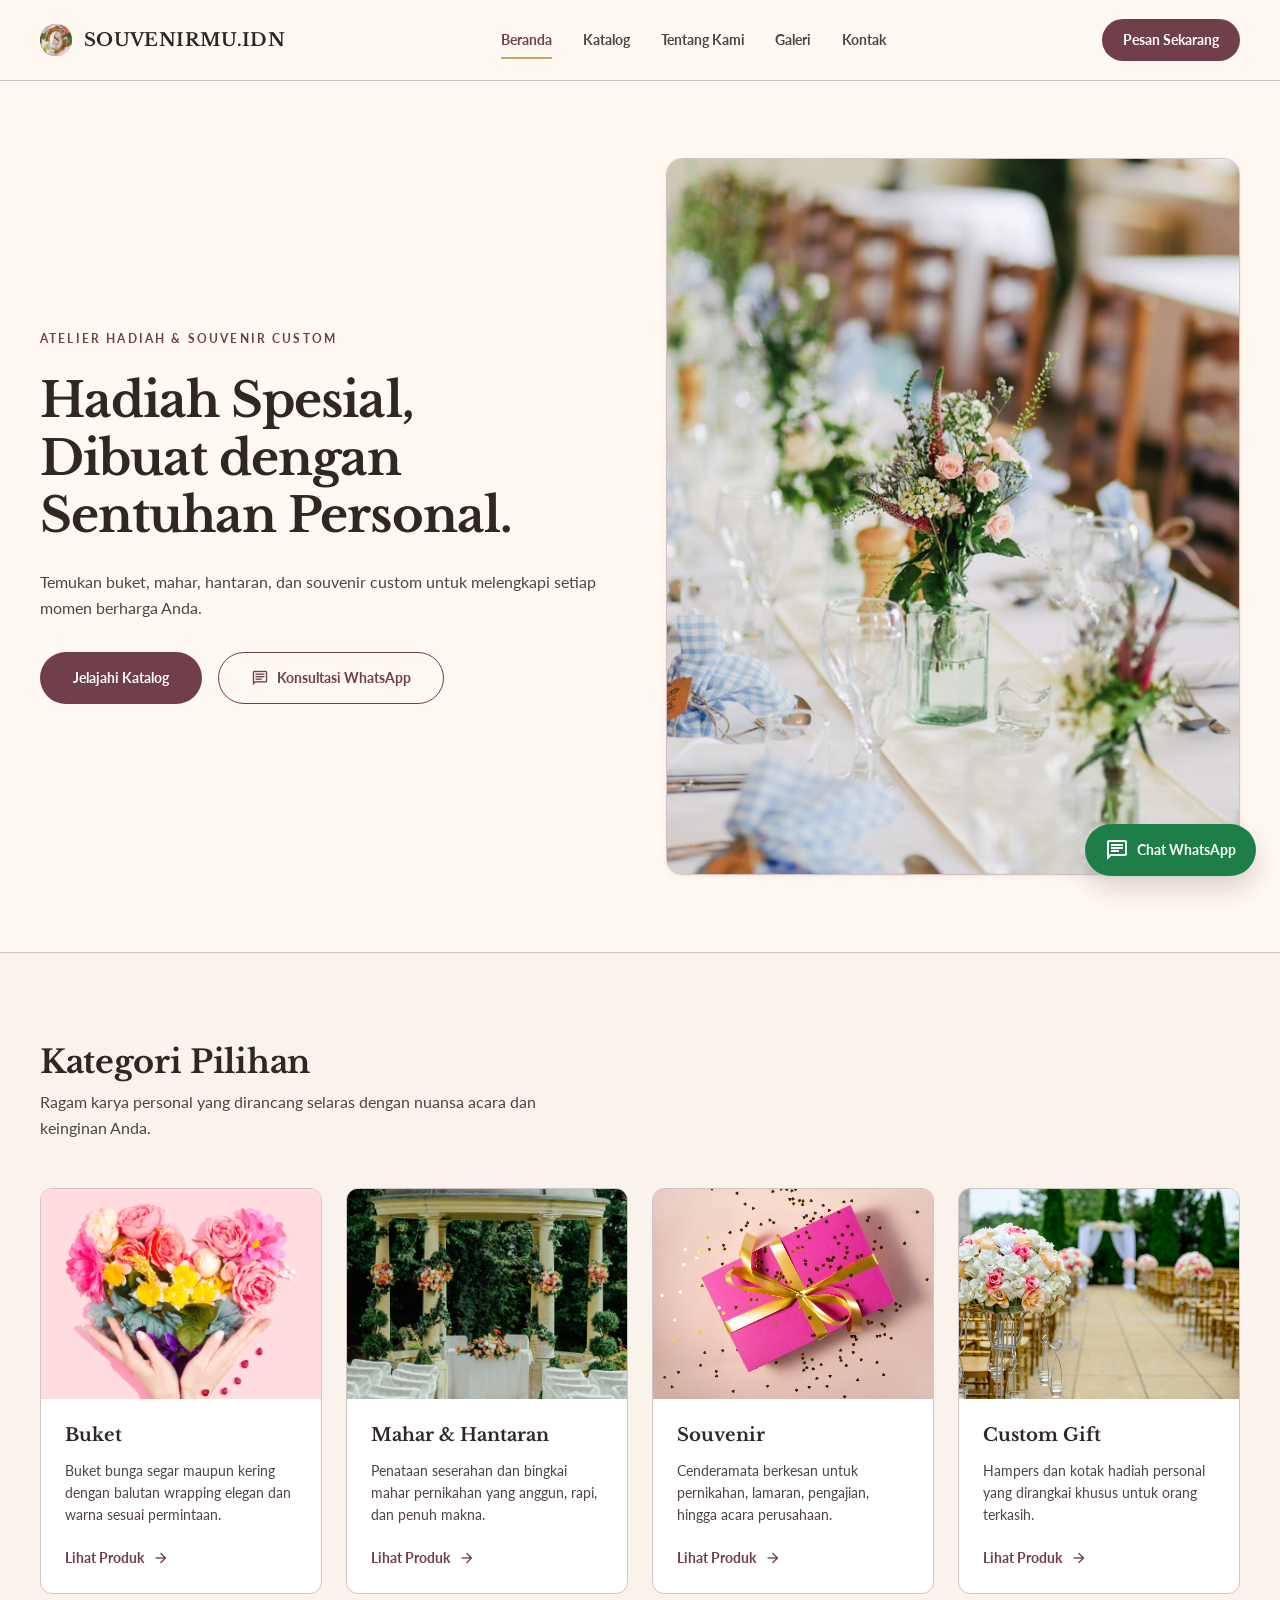
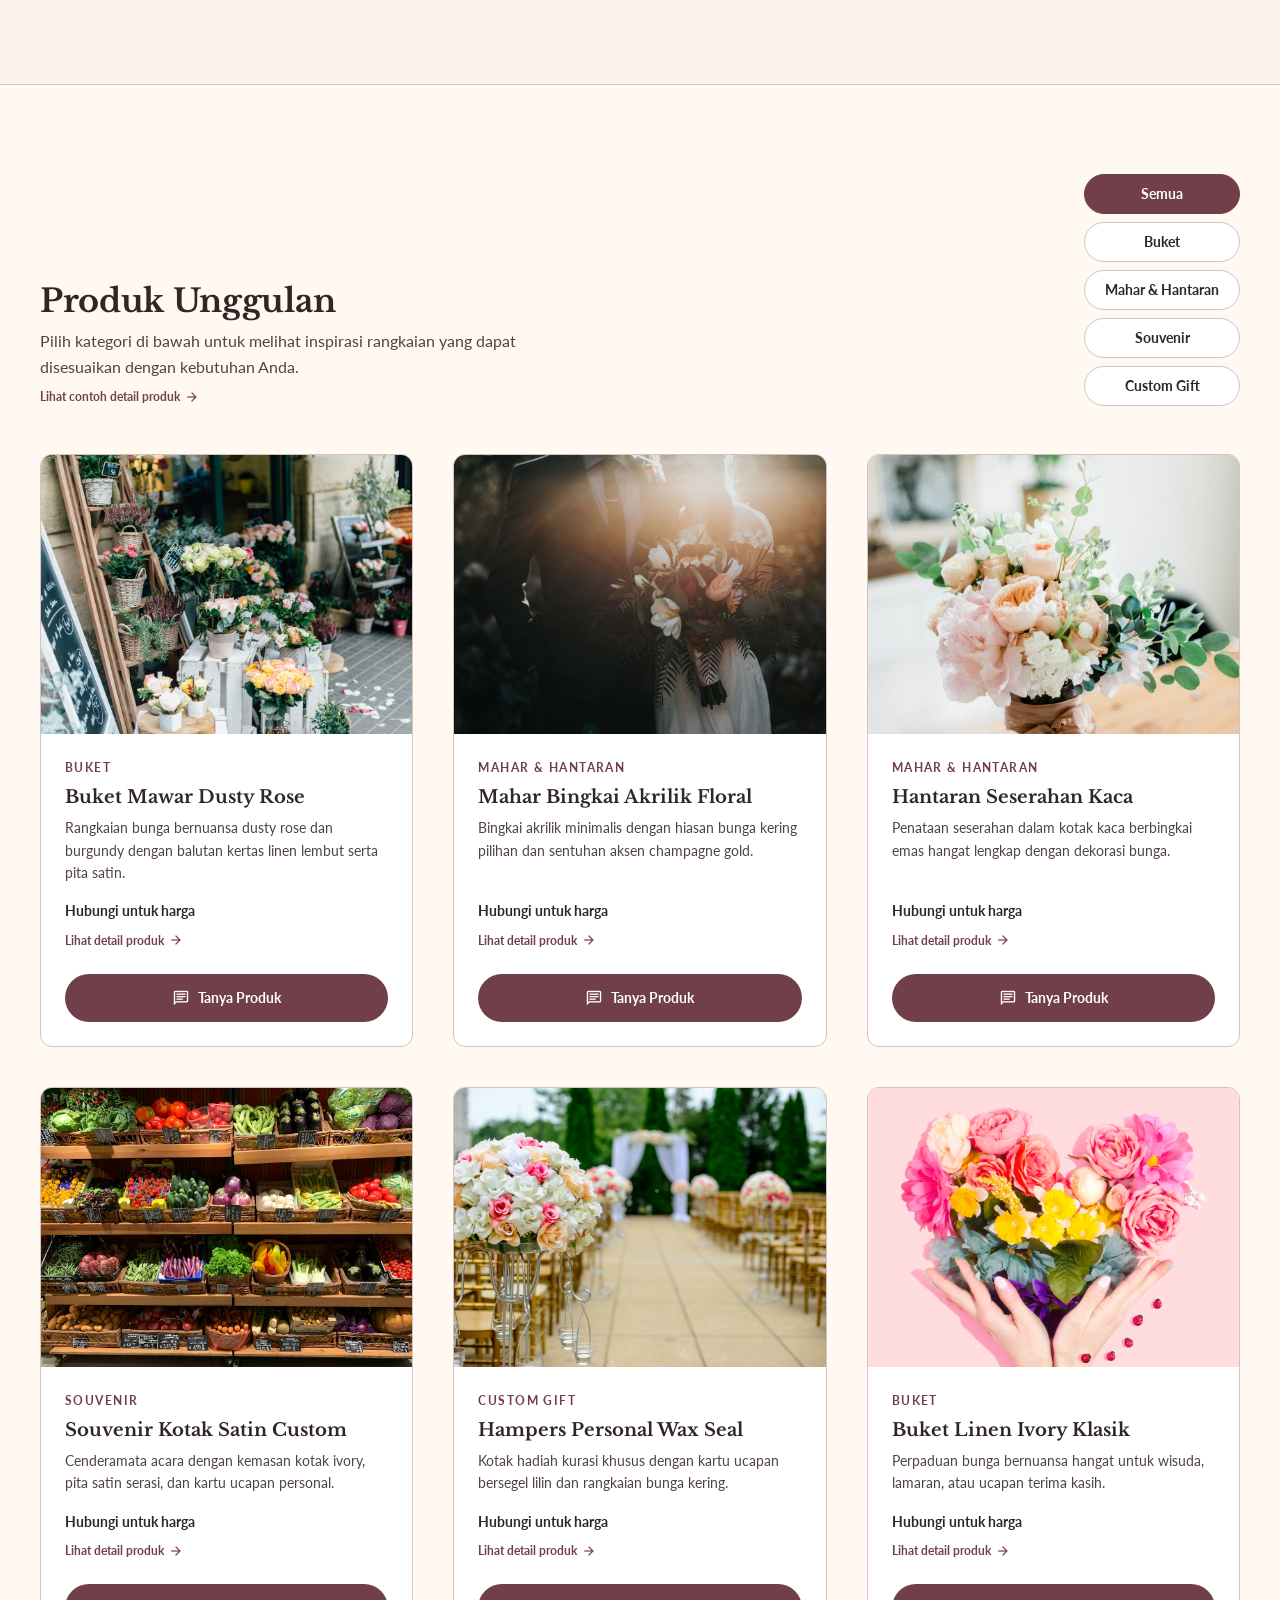
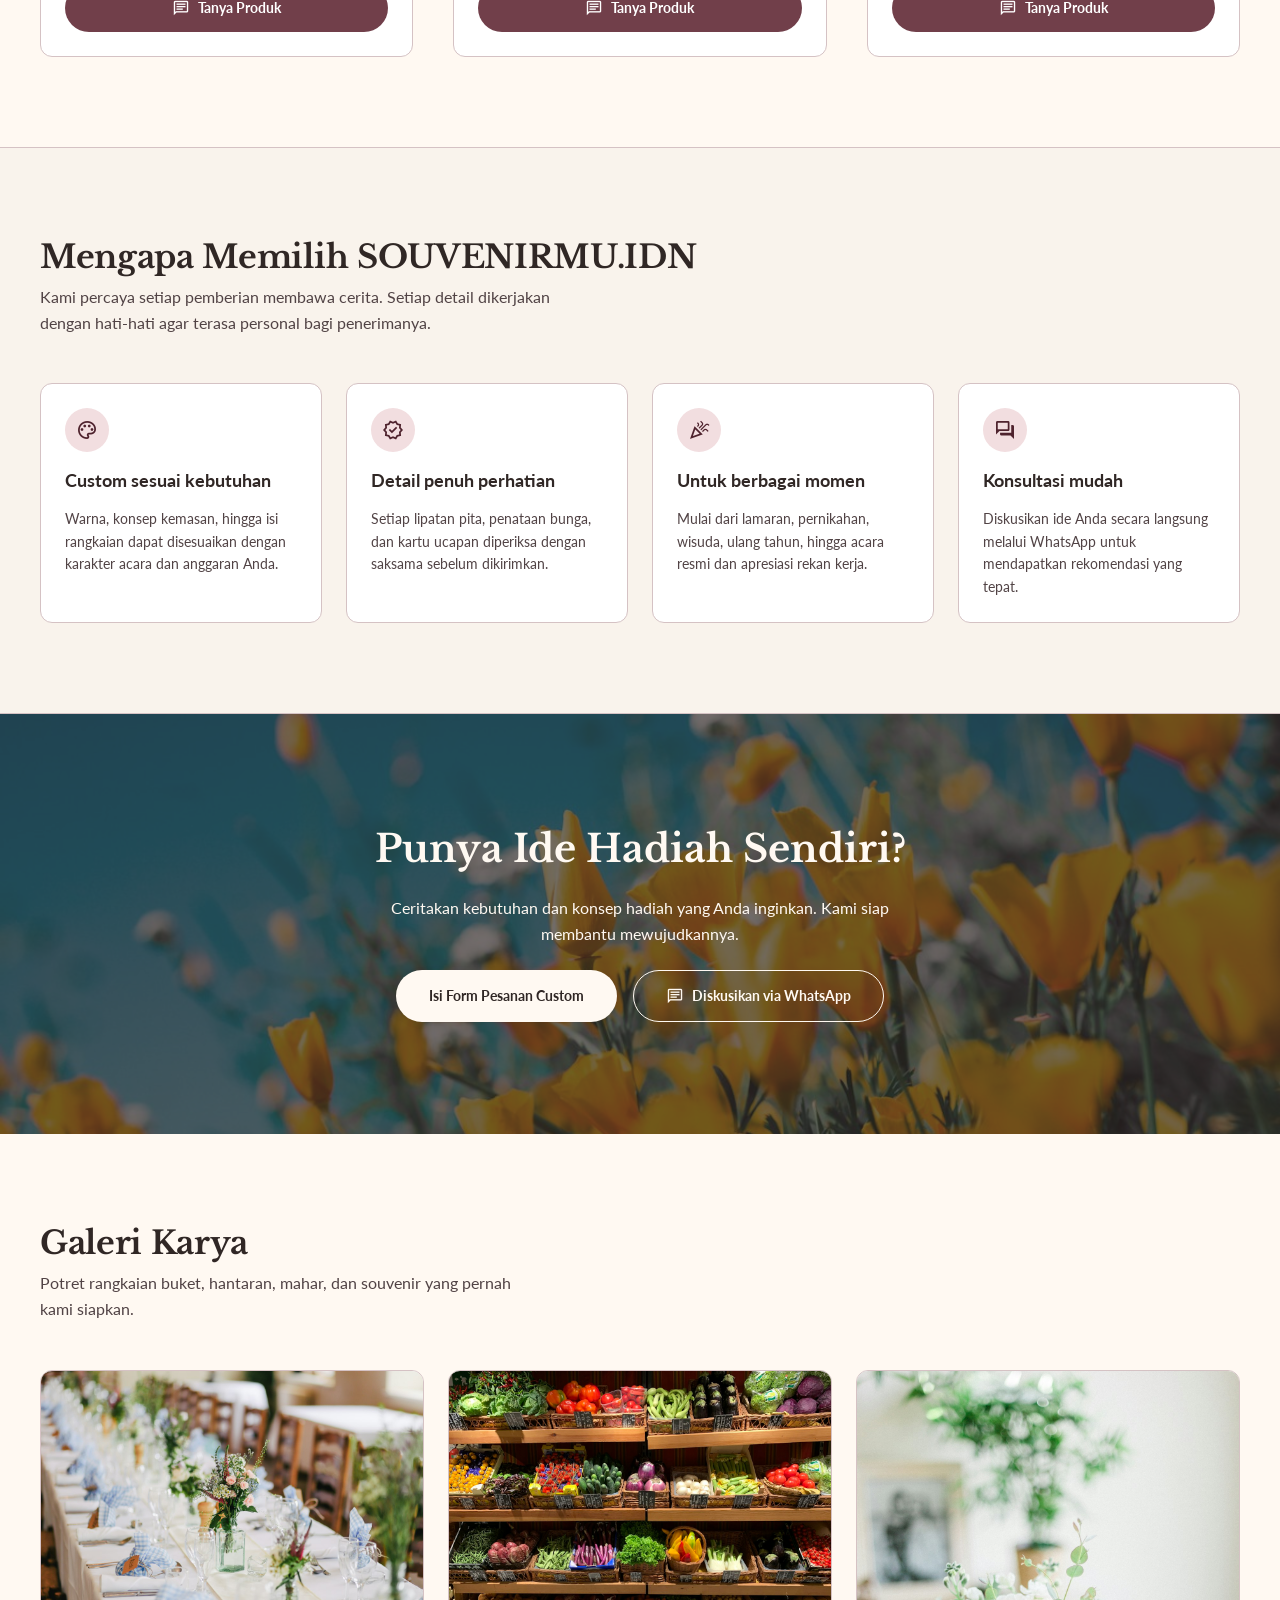
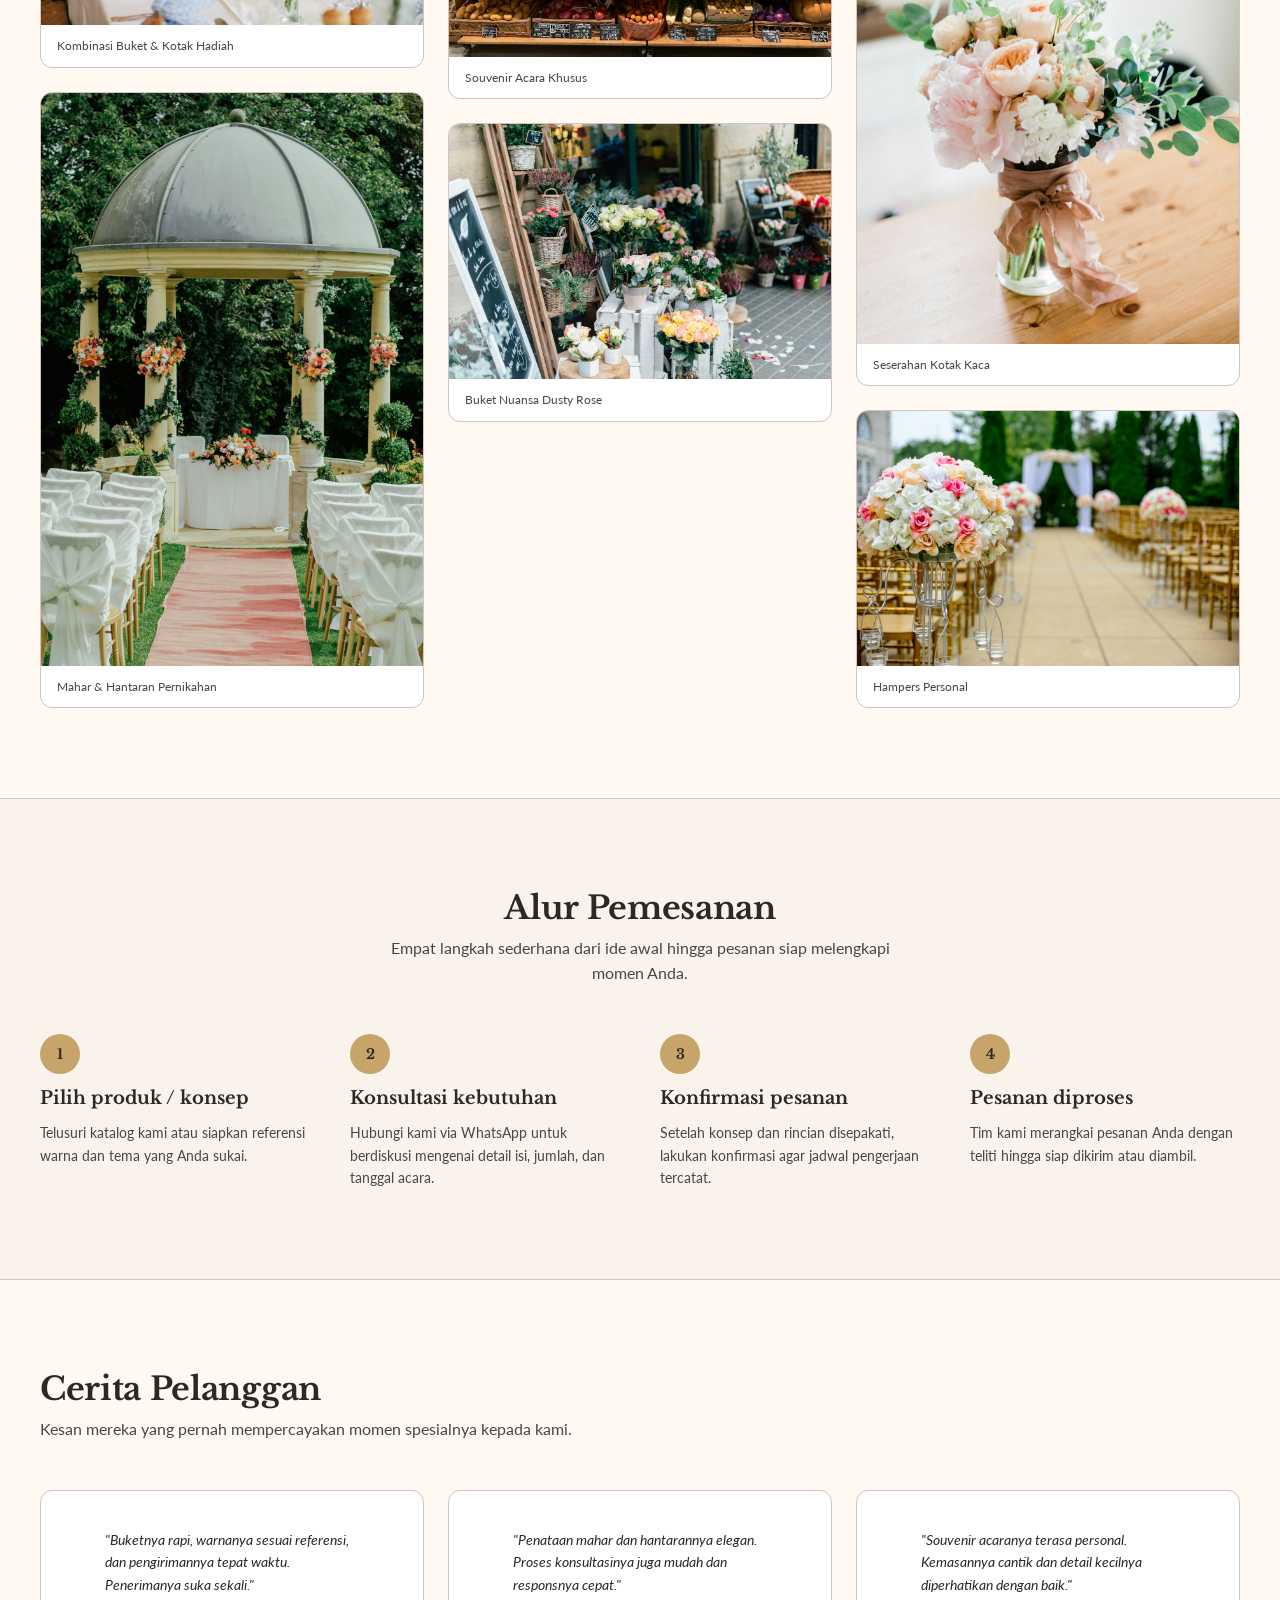
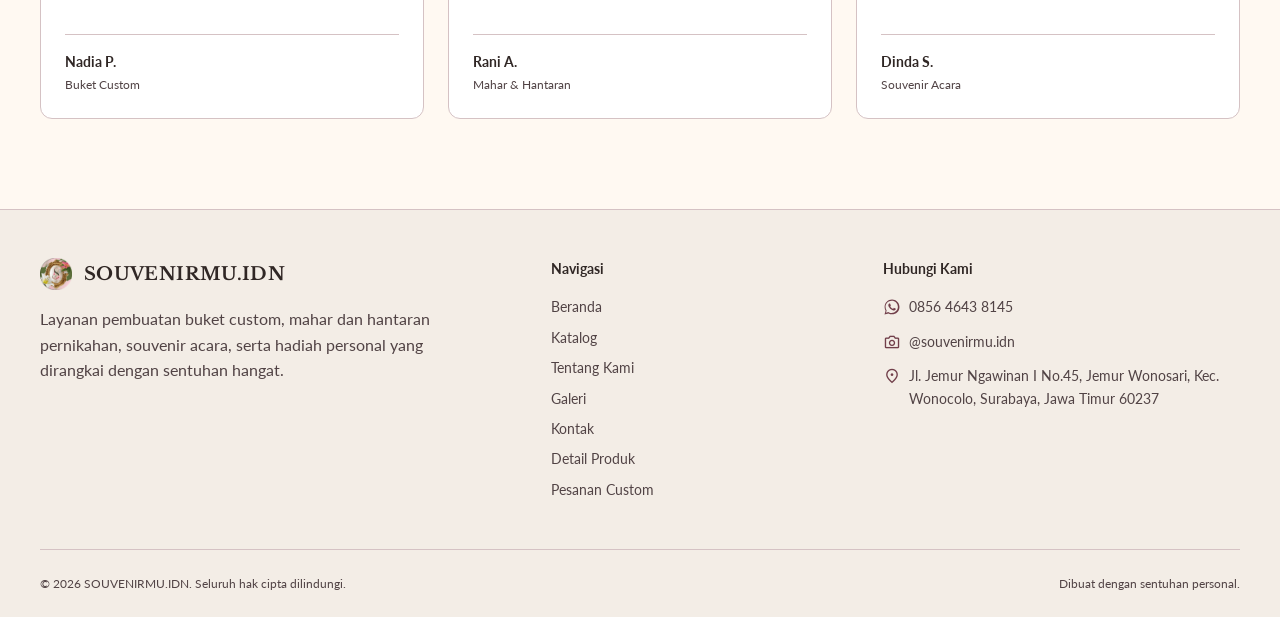
<file: index.html>
<!DOCTYPE html>
<html lang="id">
<head>
  <meta charset="UTF-8">
  <meta name="viewport" content="width=device-width, initial-scale=1.0">
  <meta name="description" content="SOUVENIRMU.IDN — atelier hadiah dan souvenir custom. Buket, mahar, hantaran, dan hadiah personal untuk setiap momen berharga.">
  <title>SOUVENIRMU.IDN — Hadiah Spesial, Dibuat dengan Sentuhan Personal</title>

  <link rel="icon" type="image/png" href="assets/images/logo.png">
  <link rel="apple-touch-icon" href="assets/images/logo.png">
  <meta property="og:image" content="assets/images/logo.png">
  <meta property="og:image:type" content="image/png">
  <meta property="og:image:width" content="296">
  <meta property="og:image:height" content="298">
  <meta name="twitter:card" content="summary">
  <meta name="twitter:image" content="assets/images/logo.png">

  <link rel="preconnect" href="https://fonts.googleapis.com">
  <link rel="preconnect" href="https://fonts.gstatic.com" crossorigin>
  <link href="https://fonts.googleapis.com/css2?family=Lato:wght@400;700&amp;family=Libre+Baskerville:ital,wght@0,400;0,700;1,400&amp;display=swap" rel="stylesheet">
  <link href="https://fonts.googleapis.com/css2?family=Material+Symbols+Outlined:wght,FILL@100..700,0..1&amp;display=block" rel="stylesheet">

  <link rel="stylesheet" href="css/tokens.css">
  <link rel="stylesheet" href="css/site.css">
</head>
<body>
  <a class="visually-hidden" href="#main">Lewati ke konten utama</a>

  <!-- 1. HEADER -->
  <header class="site-header">
    <div class="container header__inner">
      <a class="brand" href="index.html#beranda" aria-label="SOUVENIRMU.IDN, kembali ke beranda">
        <img class="brand__logo" src="assets/images/logo.png" alt="" aria-hidden="true" width="32" height="32">
        <span class="brand__name">SOUVENIRMU.IDN</span>
      </a>

      <nav class="nav" aria-label="Navigasi Utama">
        <a class="nav__link" href="#beranda" aria-current="page">Beranda</a>
        <a class="nav__link" href="#katalog">Katalog</a>
        <a class="nav__link" href="#tentang-kami">Tentang Kami</a>
        <a class="nav__link" href="#galeri">Galeri</a>
        <a class="nav__link" href="#kontak">Kontak</a>
      </nav>

      <div class="header__actions">
        <a class="btn btn--primary btn--sm header__cta" href="pesanan-custom.html#form-custom">Pesan Sekarang</a>
        <button class="icon-button menu-toggle" id="mobile-menu-btn" type="button" aria-label="Buka menu navigasi" aria-expanded="false" aria-controls="mobile-menu">
          <span class="material-symbols-outlined" aria-hidden="true">menu</span>
        </button>
      </div>
    </div>

    <div class="mobile-nav" id="mobile-menu" hidden>
      <nav class="container mobile-nav__inner" aria-label="Navigasi Seluler">
        <a class="mobile-nav__link" href="#beranda" aria-current="page">Beranda</a>
        <a class="mobile-nav__link" href="#katalog">Katalog</a>
        <a class="mobile-nav__link" href="#tentang-kami">Tentang Kami</a>
        <a class="mobile-nav__link" href="#galeri">Galeri</a>
        <a class="mobile-nav__link" href="#kontak">Kontak</a>
        <a class="btn btn--primary" href="pesanan-custom.html#form-custom">Pesan Sekarang</a>
      </nav>
    </div>
  </header>

  <main id="main">
    <!-- 2. HERO -->
    <section class="hero" id="beranda">
      <div class="container hero__grid">
        <div class="hero__copy">
          <p class="eyebrow">Atelier Hadiah &amp; Souvenir Custom</p>
          <h1>Hadiah Spesial, Dibuat dengan Sentuhan Personal.</h1>
          <p class="lead">Temukan buket, mahar, hantaran, dan souvenir custom untuk melengkapi setiap momen berharga Anda.</p>
          <div class="hero__actions">
            <a class="btn btn--primary btn--lg" href="#katalog">Jelajahi Katalog</a>
            <a class="btn btn--outline btn--lg" href="https://wa.me/6285646438145" target="_blank" rel="noopener noreferrer" data-wa-text="Halo SOUVENIRMU.IDN, saya ingin konsultasi mengenai pesanan hadiah.">
              <span class="material-symbols-outlined btn__icon" aria-hidden="true">chat</span>
              Konsultasi WhatsApp
            </a>
          </div>
        </div>

        <div class="hero__media">
          <figure class="hero__figure">
            <div class="media media--portrait">
              <img src="assets/images/hero-rangkaian.jpg" data-img="hero" width="1200" height="1500" alt="Ilustrasi rangkaian bunga dan kotak hadiah SOUVENIRMU.IDN">
            </div>
          </figure>
        </div>
      </div>
    </section>

    <!-- 3. KATEGORI PILIHAN -->
    <section class="section section--tint" aria-labelledby="kategori-judul">
      <div class="container">
        <div class="section__head">
          <div>
            <h2 id="kategori-judul">Kategori Pilihan</h2>
            <p class="lead">Ragam karya personal yang dirancang selaras dengan nuansa acara dan keinginan Anda.</p>
          </div>
        </div>

        <div class="grid--4">
          <a class="category-card" href="#katalog" data-filter-link="buket">
            <div class="media media--landscape">
              <img src="assets/images/kategori-buket.jpg" data-img="buket" width="1200" height="900" alt="Ilustrasi buket bunga custom">
            </div>
            <div class="category-card__body">
              <h3 class="category-card__title">Buket</h3>
              <p class="category-card__desc">Buket bunga segar maupun kering dengan balutan wrapping elegan dan warna sesuai permintaan.</p>
              <span class="category-card__link">Lihat Produk <span class="material-symbols-outlined" aria-hidden="true">arrow_forward</span></span>
            </div>
          </a>

          <a class="category-card" href="#katalog" data-filter-link="mahar">
            <div class="media media--landscape">
              <img src="assets/images/kategori-mahar-hantaran.jpg" data-img="mahar" width="1200" height="900" alt="Ilustrasi mahar dan hantaran pernikahan">
            </div>
            <div class="category-card__body">
              <h3 class="category-card__title">Mahar &amp; Hantaran</h3>
              <p class="category-card__desc">Penataan seserahan dan bingkai mahar pernikahan yang anggun, rapi, dan penuh makna.</p>
              <span class="category-card__link">Lihat Produk <span class="material-symbols-outlined" aria-hidden="true">arrow_forward</span></span>
            </div>
          </a>

          <a class="category-card" href="#katalog" data-filter-link="souvenir">
            <div class="media media--landscape">
              <img src="assets/images/kategori-souvenir.jpg" data-img="souvenir" width="1200" height="900" alt="Ilustrasi souvenir acara custom">
            </div>
            <div class="category-card__body">
              <h3 class="category-card__title">Souvenir</h3>
              <p class="category-card__desc">Cenderamata berkesan untuk pernikahan, lamaran, pengajian, hingga acara perusahaan.</p>
              <span class="category-card__link">Lihat Produk <span class="material-symbols-outlined" aria-hidden="true">arrow_forward</span></span>
            </div>
          </a>

          <a class="category-card" href="#katalog" data-filter-link="custom-gift">
            <div class="media media--landscape">
              <img src="assets/images/kategori-custom-gift.jpg" data-img="gift" width="1200" height="900" alt="Ilustrasi kotak hadiah personal">
            </div>
            <div class="category-card__body">
              <h3 class="category-card__title">Custom Gift</h3>
              <p class="category-card__desc">Hampers dan kotak hadiah personal yang dirangkai khusus untuk orang terkasih.</p>
              <span class="category-card__link">Lihat Produk <span class="material-symbols-outlined" aria-hidden="true">arrow_forward</span></span>
            </div>
          </a>
        </div>
      </div>
    </section>

    <!-- 4. PRODUK UNGGULAN -->
    <section class="section" id="katalog" aria-labelledby="katalog-judul">
      <div class="container">
        <div class="section__head">
          <div>
            <h2 id="katalog-judul">Produk Unggulan</h2>
            <p class="lead">Pilih kategori di bawah untuk melihat inspirasi rangkaian yang dapat disesuaikan dengan kebutuhan Anda.</p>
            <a class="text-link" href="detail-produk.html">Lihat contoh detail produk <span class="material-symbols-outlined" aria-hidden="true">arrow_forward</span></a>
          </div>
          <div class="filter-bar" role="group" aria-label="Filter kategori produk">
            <button class="chip" type="button" data-filter="all" aria-pressed="true">Semua</button>
            <button class="chip" type="button" data-filter="buket" aria-pressed="false">Buket</button>
            <button class="chip" type="button" data-filter="mahar" aria-pressed="false">Mahar &amp; Hantaran</button>
            <button class="chip" type="button" data-filter="souvenir" aria-pressed="false">Souvenir</button>
            <button class="chip" type="button" data-filter="custom-gift" aria-pressed="false">Custom Gift</button>
          </div>
        </div>

        <div class="product-grid" id="product-grid">
          <article class="product-card" data-category="buket">
            <div class="media media--landscape">
              <a href="detail-produk.html" aria-label="Lihat detail Buket Mawar Dusty Rose">
                <img src="assets/images/produk-buket-mawar.jpg" data-img="buketMawar" width="1200" height="900" alt="Ilustrasi Buket Mawar Dusty Rose">
              </a>
            </div>
            <div class="product-card__body">
              <span class="product-card__cat">Buket</span>
              <h3 class="product-card__title"><a href="detail-produk.html">Buket Mawar Dusty Rose</a></h3>
              <p class="product-card__desc">Rangkaian bunga bernuansa dusty rose dan burgundy dengan balutan kertas linen lembut serta pita satin.</p>
              <p class="price-note">Hubungi untuk harga</p>
              <a class="text-link" href="detail-produk.html">Lihat detail produk <span class="material-symbols-outlined" aria-hidden="true">arrow_forward</span></a>
            </div>
            <div class="product-card__foot">
              <a class="btn btn--primary" href="https://wa.me/6285646438145" target="_blank" rel="noopener noreferrer" data-wa-text="Halo SOUVENIRMU.IDN, saya tertarik menanyakan Buket Mawar Dusty Rose.">
                <span class="material-symbols-outlined btn__icon" aria-hidden="true">chat</span>
                Tanya Produk
              </a>
            </div>
          </article>

          <article class="product-card" data-category="mahar">
            <div class="media media--landscape">
              <a href="detail-mahar-akrilik.html" aria-label="Lihat detail Mahar Bingkai Akrilik Floral">
                <img src="assets/images/produk-mahar-akrilik.jpg" data-img="maharAkrilik" width="1200" height="900" alt="Ilustrasi Mahar Bingkai Akrilik Floral">
              </a>
            </div>
            <div class="product-card__body">
              <span class="product-card__cat">Mahar &amp; Hantaran</span>
              <h3 class="product-card__title"><a href="detail-mahar-akrilik.html">Mahar Bingkai Akrilik Floral</a></h3>
              <p class="product-card__desc">Bingkai akrilik minimalis dengan hiasan bunga kering pilihan dan sentuhan aksen champagne gold.</p>
              <p class="price-note">Hubungi untuk harga</p>
              <a class="text-link" href="detail-mahar-akrilik.html">Lihat detail produk <span class="material-symbols-outlined" aria-hidden="true">arrow_forward</span></a>
            </div>
            <div class="product-card__foot">
              <a class="btn btn--primary" href="https://wa.me/6285646438145" target="_blank" rel="noopener noreferrer" data-wa-text="Halo SOUVENIRMU.IDN, saya tertarik menanyakan Mahar Bingkai Akrilik Floral.">
                <span class="material-symbols-outlined btn__icon" aria-hidden="true">chat</span>
                Tanya Produk
              </a>
            </div>
          </article>

          <article class="product-card" data-category="mahar">
            <div class="media media--landscape">
              <a href="detail-hantaran-kaca.html" aria-label="Lihat detail Hantaran Seserahan Kaca">
                <img src="assets/images/produk-hantaran-kaca.jpg" data-img="hantaranKaca" width="1200" height="900" alt="Ilustrasi Hantaran Seserahan Kaca">
              </a>
            </div>
            <div class="product-card__body">
              <span class="product-card__cat">Mahar &amp; Hantaran</span>
              <h3 class="product-card__title"><a href="detail-hantaran-kaca.html">Hantaran Seserahan Kaca</a></h3>
              <p class="product-card__desc">Penataan seserahan dalam kotak kaca berbingkai emas hangat lengkap dengan dekorasi bunga.</p>
              <p class="price-note">Hubungi untuk harga</p>
              <a class="text-link" href="detail-hantaran-kaca.html">Lihat detail produk <span class="material-symbols-outlined" aria-hidden="true">arrow_forward</span></a>
            </div>
            <div class="product-card__foot">
              <a class="btn btn--primary" href="https://wa.me/6285646438145" target="_blank" rel="noopener noreferrer" data-wa-text="Halo SOUVENIRMU.IDN, saya tertarik menanyakan Hantaran Seserahan Kaca.">
                <span class="material-symbols-outlined btn__icon" aria-hidden="true">chat</span>
                Tanya Produk
              </a>
            </div>
          </article>

          <article class="product-card" data-category="souvenir">
            <div class="media media--landscape">
              <a href="detail-souvenir-satin.html" aria-label="Lihat detail Souvenir Kotak Satin Custom">
                <img src="assets/images/produk-souvenir-satin.jpg" data-img="souvenirSatin" width="1200" height="900" alt="Ilustrasi Souvenir Kotak Satin Custom">
              </a>
            </div>
            <div class="product-card__body">
              <span class="product-card__cat">Souvenir</span>
              <h3 class="product-card__title"><a href="detail-souvenir-satin.html">Souvenir Kotak Satin Custom</a></h3>
              <p class="product-card__desc">Cenderamata acara dengan kemasan kotak ivory, pita satin serasi, dan kartu ucapan personal.</p>
              <p class="price-note">Hubungi untuk harga</p>
              <a class="text-link" href="detail-souvenir-satin.html">Lihat detail produk <span class="material-symbols-outlined" aria-hidden="true">arrow_forward</span></a>
            </div>
            <div class="product-card__foot">
              <a class="btn btn--primary" href="https://wa.me/6285646438145" target="_blank" rel="noopener noreferrer" data-wa-text="Halo SOUVENIRMU.IDN, saya tertarik menanyakan Souvenir Kotak Satin Custom.">
                <span class="material-symbols-outlined btn__icon" aria-hidden="true">chat</span>
                Tanya Produk
              </a>
            </div>
          </article>

          <article class="product-card" data-category="custom-gift">
            <div class="media media--landscape">
              <a href="detail-hampers-wax-seal.html" aria-label="Lihat detail Hampers Personal Wax Seal">
                <img src="assets/images/kategori-custom-gift.jpg" data-img="gift" width="1200" height="900" alt="Ilustrasi Hampers Personal Wax Seal">
              </a>
            </div>
            <div class="product-card__body">
              <span class="product-card__cat">Custom Gift</span>
              <h3 class="product-card__title"><a href="detail-hampers-wax-seal.html">Hampers Personal Wax Seal</a></h3>
              <p class="product-card__desc">Kotak hadiah kurasi khusus dengan kartu ucapan bersegel lilin dan rangkaian bunga kering.</p>
              <p class="price-note">Hubungi untuk harga</p>
              <a class="text-link" href="detail-hampers-wax-seal.html">Lihat detail produk <span class="material-symbols-outlined" aria-hidden="true">arrow_forward</span></a>
            </div>
            <div class="product-card__foot">
              <a class="btn btn--primary" href="https://wa.me/6285646438145" target="_blank" rel="noopener noreferrer" data-wa-text="Halo SOUVENIRMU.IDN, saya tertarik menanyakan Hampers Personal Wax Seal.">
                <span class="material-symbols-outlined btn__icon" aria-hidden="true">chat</span>
                Tanya Produk
              </a>
            </div>
          </article>

          <article class="product-card" data-category="buket">
            <div class="media media--landscape">
              <a href="detail-buket-linen-ivory.html" aria-label="Lihat detail Buket Linen Ivory Klasik">
                <img src="assets/images/kategori-buket.jpg" data-img="buket" width="1200" height="900" alt="Ilustrasi Buket Linen Ivory Klasik">
              </a>
            </div>
            <div class="product-card__body">
              <span class="product-card__cat">Buket</span>
              <h3 class="product-card__title"><a href="detail-buket-linen-ivory.html">Buket Linen Ivory Klasik</a></h3>
              <p class="product-card__desc">Perpaduan bunga bernuansa hangat untuk wisuda, lamaran, atau ucapan terima kasih.</p>
              <p class="price-note">Hubungi untuk harga</p>
              <a class="text-link" href="detail-buket-linen-ivory.html">Lihat detail produk <span class="material-symbols-outlined" aria-hidden="true">arrow_forward</span></a>
            </div>
            <div class="product-card__foot">
              <a class="btn btn--primary" href="https://wa.me/6285646438145" target="_blank" rel="noopener noreferrer" data-wa-text="Halo SOUVENIRMU.IDN, saya tertarik menanyakan Buket Linen Ivory Klasik.">
                <span class="material-symbols-outlined btn__icon" aria-hidden="true">chat</span>
                Tanya Produk
              </a>
            </div>
          </article>
        </div>
      </div>
    </section>

    <!-- 5. MENGAPA MEMILIH KAMI -->
    <section class="section section--tint" id="tentang-kami" aria-labelledby="tentang-judul">
      <div class="container">
        <div class="section__head">
          <div>
            <h2 id="tentang-judul">Mengapa Memilih SOUVENIRMU.IDN</h2>
            <p class="lead">Kami percaya setiap pemberian membawa cerita. Setiap detail dikerjakan dengan hati-hati agar terasa personal bagi penerimanya.</p>
          </div>
        </div>

        <div class="grid--4">
          <article class="feature">
            <span class="feature__icon material-symbols-outlined" aria-hidden="true">palette</span>
            <h3>Custom sesuai kebutuhan</h3>
            <p>Warna, konsep kemasan, hingga isi rangkaian dapat disesuaikan dengan karakter acara dan anggaran Anda.</p>
          </article>

          <article class="feature">
            <span class="feature__icon material-symbols-outlined" aria-hidden="true">verified</span>
            <h3>Detail penuh perhatian</h3>
            <p>Setiap lipatan pita, penataan bunga, dan kartu ucapan diperiksa dengan saksama sebelum dikirimkan.</p>
          </article>

          <article class="feature">
            <span class="feature__icon material-symbols-outlined" aria-hidden="true">celebration</span>
            <h3>Untuk berbagai momen</h3>
            <p>Mulai dari lamaran, pernikahan, wisuda, ulang tahun, hingga acara resmi dan apresiasi rekan kerja.</p>
          </article>

          <article class="feature">
            <span class="feature__icon material-symbols-outlined" aria-hidden="true">forum</span>
            <h3>Konsultasi mudah</h3>
            <p>Diskusikan ide Anda secara langsung melalui WhatsApp untuk mendapatkan rekomendasi yang tepat.</p>
          </article>
        </div>
      </div>
    </section>

    <!-- 6. PESANAN CUSTOM -->
    <section class="custom-cta" id="pesanan-custom" aria-labelledby="custom-judul">
      <img class="custom-cta__bg" src="assets/images/atelier-custom.jpg" data-img="atelier" alt="" aria-hidden="true">
      <div class="container custom-cta__inner">
        <h2 id="custom-judul">Punya Ide Hadiah Sendiri?</h2>
        <p>Ceritakan kebutuhan dan konsep hadiah yang Anda inginkan. Kami siap membantu mewujudkannya.</p>
        <div class="custom-cta__actions">
          <a class="btn btn--light btn--lg" href="pesanan-custom.html#form-custom">Isi Form Pesanan Custom</a>
          <a class="btn btn--outline btn--lg" href="https://wa.me/6285646438145" target="_blank" rel="noopener noreferrer" data-wa-text="Halo SOUVENIRMU.IDN, saya ingin mendiskusikan pesanan custom.">
            <span class="material-symbols-outlined btn__icon" aria-hidden="true">chat</span>
            Diskusikan via WhatsApp
          </a>
        </div>
      </div>
    </section>

    <!-- 7. GALERI -->
    <section class="section" id="galeri" aria-labelledby="galeri-judul">
      <div class="container">
        <div class="section__head">
          <div>
            <h2 id="galeri-judul">Galeri Karya</h2>
            <p class="lead">Potret rangkaian buket, hantaran, mahar, dan souvenir yang pernah kami siapkan.</p>
          </div>
        </div>

        <div class="gallery">
          <figure class="gallery__item">
            <img src="assets/images/hero-rangkaian.jpg" data-img="hero" width="1200" height="1500" alt="Ilustrasi kombinasi buket dan kotak hadiah" loading="lazy">
            <figcaption>Kombinasi Buket &amp; Kotak Hadiah</figcaption>
          </figure>
          <figure class="gallery__item">
            <img src="assets/images/kategori-mahar-hantaran.jpg" data-img="mahar" width="1200" height="900" alt="Ilustrasi penataan mahar dan hantaran" loading="lazy">
            <figcaption>Mahar &amp; Hantaran Pernikahan</figcaption>
          </figure>
          <figure class="gallery__item">
            <img src="assets/images/produk-souvenir-satin.jpg" data-img="souvenirSatin" width="1200" height="900" alt="Ilustrasi souvenir kotak satin" loading="lazy">
            <figcaption>Souvenir Acara Khusus</figcaption>
          </figure>
          <figure class="gallery__item">
            <img src="assets/images/produk-buket-mawar.jpg" data-img="buketMawar" width="1200" height="900" alt="Ilustrasi buket nuansa dusty rose" loading="lazy">
            <figcaption>Buket Nuansa Dusty Rose</figcaption>
          </figure>
          <figure class="gallery__item">
            <img src="assets/images/produk-hantaran-kaca.jpg" data-img="hantaranKaca" width="1200" height="900" alt="Ilustrasi seserahan kotak kaca" loading="lazy">
            <figcaption>Seserahan Kotak Kaca</figcaption>
          </figure>
          <figure class="gallery__item">
            <img src="assets/images/kategori-custom-gift.jpg" data-img="gift" width="1200" height="900" alt="Ilustrasi hampers personal" loading="lazy">
            <figcaption>Hampers Personal</figcaption>
          </figure>
        </div>
      </div>
    </section>

    <!-- 8. ALUR PEMESANAN -->
    <section class="section section--tint process" aria-labelledby="alur-judul">
      <div class="container">
        <div class="section__head">
          <div>
            <h2 id="alur-judul">Alur Pemesanan</h2>
            <p class="lead">Empat langkah sederhana dari ide awal hingga pesanan siap melengkapi momen Anda.</p>
          </div>
        </div>

        <div class="process-grid">
          <div class="step">
            <span class="step__num" aria-hidden="true">1</span>
            <h3>Pilih produk / konsep</h3>
            <p>Telusuri katalog kami atau siapkan referensi warna dan tema yang Anda sukai.</p>
          </div>
          <div class="step">
            <span class="step__num" aria-hidden="true">2</span>
            <h3>Konsultasi kebutuhan</h3>
            <p>Hubungi kami via WhatsApp untuk berdiskusi mengenai detail isi, jumlah, dan tanggal acara.</p>
          </div>
          <div class="step">
            <span class="step__num" aria-hidden="true">3</span>
            <h3>Konfirmasi pesanan</h3>
            <p>Setelah konsep dan rincian disepakati, lakukan konfirmasi agar jadwal pengerjaan tercatat.</p>
          </div>
          <div class="step">
            <span class="step__num" aria-hidden="true">4</span>
            <h3>Pesanan diproses</h3>
            <p>Tim kami merangkai pesanan Anda dengan teliti hingga siap dikirim atau diambil.</p>
          </div>
        </div>
      </div>
    </section>

    <!-- 9. CERITA PELANGGAN — DATA DUMMY, GANTI DENGAN ULASAN ASLI -->
    <section class="section" aria-labelledby="testimoni-judul">
      <div class="container">
        <div class="section__head">
          <div>
            <h2 id="testimoni-judul">Cerita Pelanggan</h2>
            <p class="lead">Kesan mereka yang pernah mempercayakan momen spesialnya kepada kami.</p>
          </div>
        </div>

        <div class="grid--3 testimonial-grid">
          <article class="testimonial">
            <blockquote>"Buketnya rapi, warnanya sesuai referensi, dan pengirimannya tepat waktu. Penerimanya suka sekali."</blockquote>
            <div class="testimonial__foot">
              <span class="testimonial__name">Nadia P.</span>
              <span class="testimonial__meta">Buket Custom</span>
            </div>
          </article>
          <article class="testimonial">
            <blockquote>"Penataan mahar dan hantarannya elegan. Proses konsultasinya juga mudah dan responsnya cepat."</blockquote>
            <div class="testimonial__foot">
              <span class="testimonial__name">Rani A.</span>
              <span class="testimonial__meta">Mahar &amp; Hantaran</span>
            </div>
          </article>
          <article class="testimonial">
            <blockquote>"Souvenir acaranya terasa personal. Kemasannya cantik dan detail kecilnya diperhatikan dengan baik."</blockquote>
            <div class="testimonial__foot">
              <span class="testimonial__name">Dinda S.</span>
              <span class="testimonial__meta">Souvenir Acara</span>
            </div>
          </article>
        </div>
      </div>
    </section>
  </main>

  <!-- 10. FOOTER -->
  <footer class="site-footer" id="kontak">
    <div class="container">
      <div class="footer__grid">
        <div class="footer__col">

          <a class="brand" href="index.html#beranda" aria-label="SOUVENIRMU.IDN, kembali ke beranda">
            <img class="brand__logo" src="assets/images/logo.png" alt="" aria-hidden="true" width="32" height="32">
            <span class="brand__name">SOUVENIRMU.IDN</span>
          </a>
          <p class="lead">Layanan pembuatan buket custom, mahar dan hantaran pernikahan, souvenir acara, serta hadiah personal yang dirangkai dengan sentuhan hangat.</p>
        </div>

        <div class="footer__col">
          <h2 class="footer__title">Navigasi</h2>
          <nav class="footer__links" aria-label="Navigasi Footer">
            <a href="#beranda">Beranda</a>
            <a href="#katalog">Katalog</a>
            <a href="#tentang-kami">Tentang Kami</a>
            <a href="#galeri">Galeri</a>
            <a href="#kontak">Kontak</a>
            <a href="detail-produk.html">Detail Produk</a>
            <a href="pesanan-custom.html#form-custom">Pesanan Custom</a>
          </nav>
        </div>

        <div class="footer__col">
          <h2 class="footer__title">Hubungi Kami</h2>
          <div class="footer__contact">
            <a href="https://wa.me/6285646438145" target="_blank" rel="noopener noreferrer" data-wa-plain>
              <svg class="footer__wa-icon" viewBox="0 0 24 24" fill="currentColor" aria-hidden="true">
                <path d="M12.04 2C6.58 2 2.13 6.45 2.13 11.91c0 1.75.46 3.45 1.32 4.95L2 22l5.25-1.38c1.45.79 3.08 1.21 4.79 1.21h.01c5.46 0 9.91-4.45 9.91-9.91C21.96 6.45 17.5 2 12.04 2Zm0 18.14c-1.61 0-3.18-.43-4.56-1.24l-.33-.2-3.11.82.83-3.03-.21-.31a8.2 8.2 0 0 1-1.26-4.39c0-4.53 3.69-8.22 8.23-8.22 2.2 0 4.26.86 5.81 2.41a8.17 8.17 0 0 1 2.41 5.81c0 4.53-3.69 8.22-8.23 8.22Zm4.51-6.16c-.24-.12-1.45-.72-1.67-.8-.23-.08-.39-.12-.56.12-.16.25-.64.8-.79.96-.14.17-.28.18-.53.06-.24-.12-1.02-.38-1.96-1.21-.72-.64-1.21-1.43-1.35-1.68-.14-.25-.01-.38.1-.5.11-.11.25-.28.37-.42.13-.14.17-.24.25-.4.08-.16.04-.3-.02-.42-.06-.12-.55-1.33-.75-1.82-.2-.48-.4-.41-.55-.42h-.48c-.16 0-.43.06-.65.3-.23.25-.86.84-.86 2.04 0 1.2.88 2.37 1 2.54.12.16 1.73 2.63 4.18 3.68.58.25 1.04.4 1.39.51.59.19 1.12.16 1.54.09.47-.07 1.46-.6 1.67-1.17.2-.58.2-1.08.14-1.18-.06-.1-.21-.16-.46-.28Z" />
              </svg>
              <span>0856 4643 8145</span>
            </a>
            <a href="https://instagram.com/souvenirmu.idn" target="_blank" rel="noopener noreferrer" data-instagram>
              <span class="material-symbols-outlined" aria-hidden="true">photo_camera</span>
              <span>@souvenirmu.idn</span>
            </a>

            <a href="https://maps.app.goo.gl/R6LeHqJJnvshANLo7" target="_blank" rel="noopener noreferrer" data-maps>
              <span class="material-symbols-outlined" aria-hidden="true">location_on</span>
              <span>Jl. Jemur Ngawinan I No.45, Jemur Wonosari, Kec. Wonocolo, Surabaya, Jawa Timur 60237</span>
            </a>
          </div>
        </div>
      </div>

      <div class="footer__bottom">
        <span>© 2026 SOUVENIRMU.IDN. Seluruh hak cipta dilindungi.</span>
        <span>Dibuat dengan sentuhan personal.</span>
      </div>
    </div>
  </footer>

  <a class="wa-fab" href="https://wa.me/6285646438145" target="_blank" rel="noopener noreferrer" aria-label="Konsultasi melalui WhatsApp" data-wa-text="Halo SOUVENIRMU.IDN, saya ingin bertanya mengenai produk.">
    <span class="material-symbols-outlined" aria-hidden="true">chat</span>
    <span class="wa-fab__label">Chat WhatsApp</span>
  </a>

  <script src="js/config.js"></script>
  <script src="js/site.js"></script>
</body>
</html>
</file>
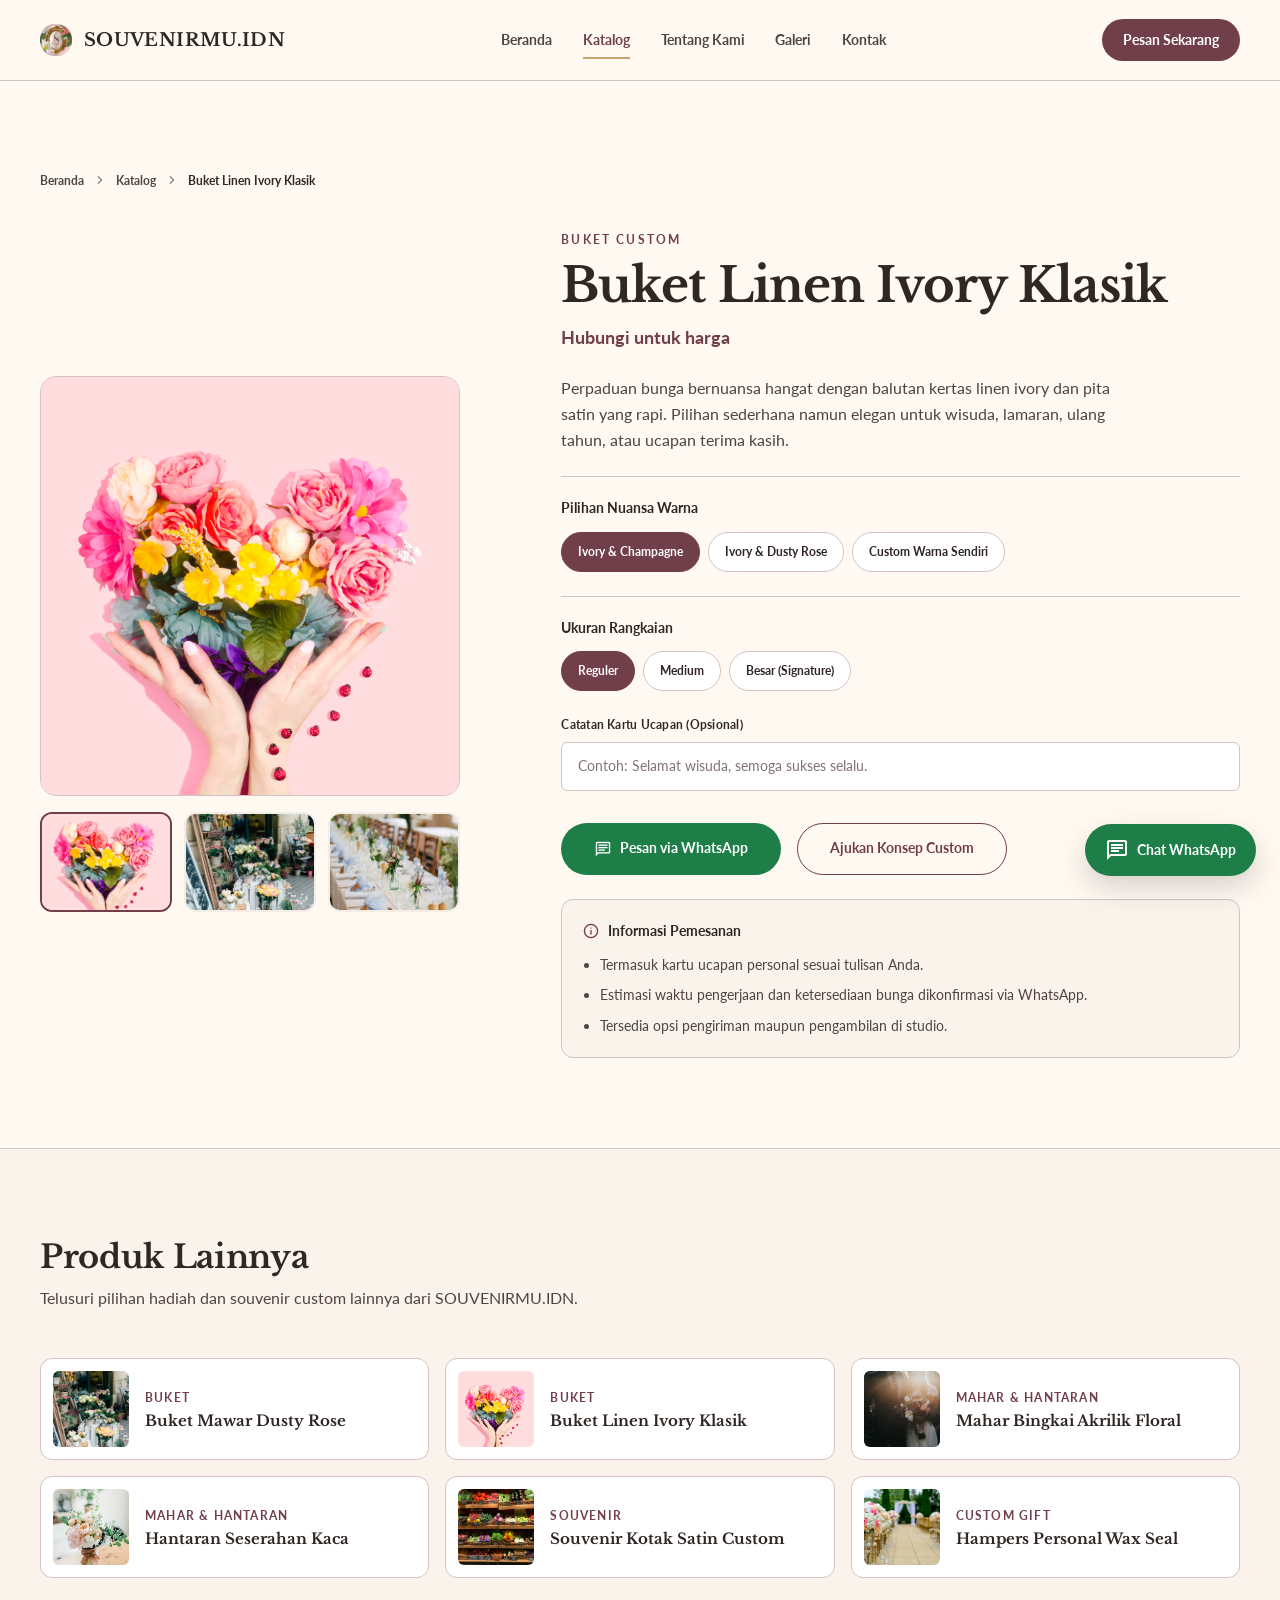
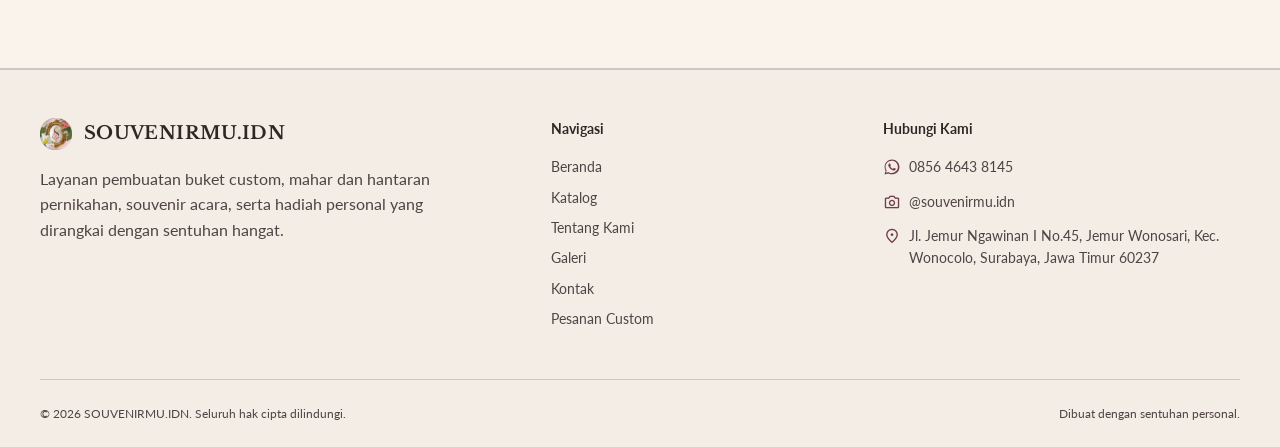
<file: detail-buket-linen-ivory.html>
<!DOCTYPE html>
<html lang="id">
<head>
  <meta charset="UTF-8">
  <meta name="viewport" content="width=device-width, initial-scale=1.0">
  <meta name="description" content="Detail Buket Linen Ivory Klasik — rangkaian bunga bernuansa hangat dengan balutan linen ivory yang elegan.">
  <title>Detail Buket Linen Ivory Klasik — SOUVENIRMU.IDN</title>

  <link rel="icon" type="image/png" href="assets/images/logo.png">
  <link rel="apple-touch-icon" href="assets/images/logo.png">
  <meta property="og:image" content="assets/images/logo.png">
  <meta property="og:image:type" content="image/png">
  <meta property="og:image:width" content="296">
  <meta property="og:image:height" content="298">
  <meta name="twitter:card" content="summary">
  <meta name="twitter:image" content="assets/images/logo.png">

  <link rel="preconnect" href="https://fonts.googleapis.com">
  <link rel="preconnect" href="https://fonts.gstatic.com" crossorigin>
  <link href="https://fonts.googleapis.com/css2?family=Lato:wght@400;700&amp;family=Libre+Baskerville:ital,wght@0,400;0,700;1,400&amp;display=swap" rel="stylesheet">
  <link href="https://fonts.googleapis.com/css2?family=Material+Symbols+Outlined:wght,FILL@100..700,0..1&amp;display=block" rel="stylesheet">

  <link rel="stylesheet" href="css/tokens.css">
  <link rel="stylesheet" href="css/site.css">
</head>
<body data-product-name="Buket Linen Ivory Klasik" data-note-label="Catatan kartu">
  <a class="visually-hidden" href="#main">Lewati ke konten utama</a>

  <!-- HEADER -->
  <header class="site-header">
    <div class="container header__inner">
      <a class="brand" href="index.html#beranda" aria-label="SOUVENIRMU.IDN, kembali ke beranda">
        <img class="brand__logo" src="assets/images/logo.png" alt="" aria-hidden="true" width="32" height="32">
        <span class="brand__name">SOUVENIRMU.IDN</span>
      </a>

      <nav class="nav" aria-label="Navigasi Utama">
        <a class="nav__link" href="index.html#beranda">Beranda</a>
        <a class="nav__link" href="index.html#katalog" aria-current="page">Katalog</a>
        <a class="nav__link" href="index.html#tentang-kami">Tentang Kami</a>
        <a class="nav__link" href="index.html#galeri">Galeri</a>
        <a class="nav__link" href="index.html#kontak">Kontak</a>
      </nav>

      <div class="header__actions">
        <a class="btn btn--primary btn--sm header__cta" href="pesanan-custom.html#form-custom">Pesan Sekarang</a>
        <button class="icon-button menu-toggle" id="mobile-menu-btn" type="button" aria-label="Buka menu navigasi" aria-expanded="false" aria-controls="mobile-menu">
          <span class="material-symbols-outlined" aria-hidden="true">menu</span>
        </button>
      </div>
    </div>

    <div class="mobile-nav" id="mobile-menu" hidden>
      <nav class="container mobile-nav__inner" aria-label="Navigasi Seluler">
        <a class="mobile-nav__link" href="index.html#beranda">Beranda</a>
        <a class="mobile-nav__link" href="index.html#katalog" aria-current="page">Katalog</a>
        <a class="mobile-nav__link" href="index.html#tentang-kami">Tentang Kami</a>
        <a class="mobile-nav__link" href="index.html#galeri">Galeri</a>
        <a class="mobile-nav__link" href="index.html#kontak">Kontak</a>
        <a class="btn btn--primary" href="pesanan-custom.html#form-custom">Pesan Sekarang</a>
      </nav>
    </div>
  </header>

  <main class="section" id="main">
    <div class="container">
      <nav class="breadcrumb" aria-label="Breadcrumb">
        <a href="index.html#beranda">Beranda</a>
        <span class="material-symbols-outlined" aria-hidden="true">chevron_right</span>
        <a href="index.html#katalog">Katalog</a>
        <span class="material-symbols-outlined" aria-hidden="true">chevron_right</span>
        <span aria-current="page">Buket Linen Ivory Klasik</span>
      </nav>

      <div class="product-layout">
        <div class="product-layout__gallery">
          <div class="gallery-main">
            <div class="media media--square">
              <img id="main-product-img" src="assets/images/kategori-buket.jpg" data-img="buket" width="1200" height="1200" alt="Ilustrasi Buket Linen Ivory Klasik">
            </div>
          </div>

          <div class="gallery-thumbs" role="group" aria-label="Pilihan tampilan produk">
            <button class="thumb" type="button" data-image="buket" aria-pressed="true" aria-label="Tampilkan tampilan depan buket">
              <img src="assets/images/kategori-buket.jpg" data-img="buket" width="1200" height="1200" alt="Tampak depan buket">
            </button>
            <button class="thumb" type="button" data-image="buketMawar" aria-pressed="false" aria-label="Tampilkan inspirasi nuansa dusty rose">
              <img src="assets/images/produk-buket-mawar.jpg" data-img="buketMawar" width="1200" height="801" alt="Inspirasi nuansa dusty rose">
            </button>
            <button class="thumb" type="button" data-image="hero" aria-pressed="false" aria-label="Tampilkan paduan buket dan kotak hadiah">
              <img src="assets/images/hero-rangkaian.jpg" data-img="hero" width="1200" height="800" alt="Paduan buket dan kotak hadiah">
            </button>
          </div>
        </div>

        <div class="product-layout__info">
          <div class="detail__heading">
            <p class="eyebrow">Buket Custom</p>
            <h1 class="detail__title">Buket Linen Ivory Klasik</h1>
            <p class="detail__price">Hubungi untuk harga</p>
          </div>

          <p class="lead">Perpaduan bunga bernuansa hangat dengan balutan kertas linen ivory dan pita satin yang rapi. Pilihan sederhana namun elegan untuk wisuda, lamaran, ulang tahun, atau ucapan terima kasih.</p>

          <div class="option-group">
            <span class="option-group__label">Pilihan Nuansa Warna</span>
            <div class="option-list" role="group" aria-label="Pilihan nuansa warna" data-option-label="Warna">
              <button class="option opt-color" type="button" data-value="Ivory &amp; Champagne" aria-pressed="true">Ivory &amp; Champagne</button>
              <button class="option opt-color" type="button" data-value="Ivory &amp; Dusty Rose" aria-pressed="false">Ivory &amp; Dusty Rose</button>
              <button class="option opt-color" type="button" data-value="Custom Warna Sendiri" aria-pressed="false">Custom Warna Sendiri</button>
            </div>
          </div>

          <div class="option-group">
            <span class="option-group__label">Ukuran Rangkaian</span>
            <div class="option-list" role="group" aria-label="Ukuran rangkaian" data-option-label="Ukuran">
              <button class="option opt-size" type="button" data-value="Reguler" aria-pressed="true">Reguler</button>
              <button class="option opt-size" type="button" data-value="Medium" aria-pressed="false">Medium</button>
              <button class="option opt-size" type="button" data-value="Besar (Signature)" aria-pressed="false">Besar (Signature)</button>
            </div>
          </div>


          <label class="field" for="card-note">
            <span class="field__label">Catatan Kartu Ucapan (Opsional)</span>
            <input id="card-note" type="text" placeholder="Contoh: Selamat wisuda, semoga sukses selalu.">
          </label>

          <div class="detail__actions">
            <a class="btn btn--wa btn--lg" id="wa-order-link" href="https://wa.me/6285646438145" target="_blank" rel="noopener noreferrer">
              <span class="material-symbols-outlined btn__icon" aria-hidden="true">chat</span>
              Pesan via WhatsApp
            </a>
            <a class="btn btn--outline btn--lg" href="pesanan-custom.html#form-custom">Ajukan Konsep Custom</a>
          </div>

          <div class="info-box">
            <div class="info-box__title">
              <span class="material-symbols-outlined" aria-hidden="true">info</span>
              <span>Informasi Pemesanan</span>
            </div>
            <ul>
              <li>Termasuk kartu ucapan personal sesuai tulisan Anda.</li>
              <li>Estimasi waktu pengerjaan dan ketersediaan bunga dikonfirmasi via WhatsApp.</li>
              <li>Tersedia opsi pengiriman maupun pengambilan di studio.</li>
            </ul>
          </div>
        </div>
      </div>
    </div>
  </main>

    <!-- PRODUK LAINNYA -->
    <section class="section section--tint" aria-labelledby="produk-lain-judul">
      <div class="container">
        <div class="section__head">
          <div>
            <h2 id="produk-lain-judul">Produk Lainnya</h2>
            <p class="lead">Telusuri pilihan hadiah dan souvenir custom lainnya dari SOUVENIRMU.IDN.</p>
          </div>
        </div>

        <div class="mini-grid">
          <a class="mini-card" href="detail-produk.html">
            <span class="media mini-card__media"><img src="assets/images/produk-buket-mawar.jpg" data-img="buketMawar" width="1200" height="900" alt="Ilustrasi Buket Mawar Dusty Rose" loading="lazy"></span>
            <span class="mini-card__text"><span class="mini-card__cat">Buket</span><span class="mini-card__name">Buket Mawar Dusty Rose</span></span>
          </a>
          <a class="mini-card" href="detail-buket-linen-ivory.html">
            <span class="media mini-card__media"><img src="assets/images/kategori-buket.jpg" data-img="buket" width="1200" height="1200" alt="Ilustrasi Buket Linen Ivory Klasik" loading="lazy"></span>
            <span class="mini-card__text"><span class="mini-card__cat">Buket</span><span class="mini-card__name">Buket Linen Ivory Klasik</span></span>
          </a>
          <a class="mini-card" href="detail-mahar-akrilik.html">
            <span class="media mini-card__media"><img src="assets/images/produk-mahar-akrilik.jpg" data-img="maharAkrilik" width="1200" height="800" alt="Ilustrasi Mahar Bingkai Akrilik Floral" loading="lazy"></span>
            <span class="mini-card__text"><span class="mini-card__cat">Mahar &amp; Hantaran</span><span class="mini-card__name">Mahar Bingkai Akrilik Floral</span></span>
          </a>
          <a class="mini-card" href="detail-hantaran-kaca.html">
            <span class="media mini-card__media"><img src="assets/images/produk-hantaran-kaca.jpg" data-img="hantaranKaca" width="1200" height="1800" alt="Ilustrasi Hantaran Seserahan Kaca" loading="lazy"></span>
            <span class="mini-card__text"><span class="mini-card__cat">Mahar &amp; Hantaran</span><span class="mini-card__name">Hantaran Seserahan Kaca</span></span>
          </a>
          <a class="mini-card" href="detail-souvenir-satin.html">
            <span class="media mini-card__media"><img src="assets/images/produk-souvenir-satin.jpg" data-img="souvenirSatin" width="1200" height="900" alt="Ilustrasi Souvenir Kotak Satin Custom" loading="lazy"></span>
            <span class="mini-card__text"><span class="mini-card__cat">Souvenir</span><span class="mini-card__name">Souvenir Kotak Satin Custom</span></span>
          </a>
          <a class="mini-card" href="detail-hampers-wax-seal.html">
            <span class="media mini-card__media"><img src="assets/images/kategori-custom-gift.jpg" data-img="gift" width="1200" height="801" alt="Ilustrasi Hampers Personal Wax Seal" loading="lazy"></span>
            <span class="mini-card__text"><span class="mini-card__cat">Custom Gift</span><span class="mini-card__name">Hampers Personal Wax Seal</span></span>
          </a>
        </div>
      </div>
    </section>

  <!-- FOOTER -->
  <footer class="site-footer" id="kontak">
    <div class="container">
      <div class="footer__grid">
        <div class="footer__col">

          <a class="brand" href="index.html#beranda" aria-label="SOUVENIRMU.IDN, kembali ke beranda">
            <img class="brand__logo" src="assets/images/logo.png" alt="" aria-hidden="true" width="32" height="32">
            <span class="brand__name">SOUVENIRMU.IDN</span>
          </a>
          <p class="lead">Layanan pembuatan buket custom, mahar dan hantaran pernikahan, souvenir acara, serta hadiah personal yang dirangkai dengan sentuhan hangat.</p>
        </div>

        <div class="footer__col">
          <h2 class="footer__title">Navigasi</h2>
          <nav class="footer__links" aria-label="Navigasi Footer">
            <a href="index.html#beranda">Beranda</a>
            <a href="index.html#katalog">Katalog</a>
            <a href="index.html#tentang-kami">Tentang Kami</a>
            <a href="index.html#galeri">Galeri</a>
            <a href="index.html#kontak">Kontak</a>
            <a href="pesanan-custom.html#form-custom">Pesanan Custom</a>
          </nav>
        </div>

        <div class="footer__col">
          <h2 class="footer__title">Hubungi Kami</h2>
          <div class="footer__contact">
            <a href="https://wa.me/6285646438145" target="_blank" rel="noopener noreferrer" data-wa-plain>
              <svg class="footer__wa-icon" viewBox="0 0 24 24" fill="currentColor" aria-hidden="true">
                <path d="M12.04 2C6.58 2 2.13 6.45 2.13 11.91c0 1.75.46 3.45 1.32 4.95L2 22l5.25-1.38c1.45.79 3.08 1.21 4.79 1.21h.01c5.46 0 9.91-4.45 9.91-9.91C21.96 6.45 17.5 2 12.04 2Zm0 18.14c-1.61 0-3.18-.43-4.56-1.24l-.33-.2-3.11.82.83-3.03-.21-.31a8.2 8.2 0 0 1-1.26-4.39c0-4.53 3.69-8.22 8.23-8.22 2.2 0 4.26.86 5.81 2.41a8.17 8.17 0 0 1 2.41 5.81c0 4.53-3.69 8.22-8.23 8.22Zm4.51-6.16c-.24-.12-1.45-.72-1.67-.8-.23-.08-.39-.12-.56.12-.16.25-.64.8-.79.96-.14.17-.28.18-.53.06-.24-.12-1.02-.38-1.96-1.21-.72-.64-1.21-1.43-1.35-1.68-.14-.25-.01-.38.1-.5.11-.11.25-.28.37-.42.13-.14.17-.24.25-.4.08-.16.04-.3-.02-.42-.06-.12-.55-1.33-.75-1.82-.2-.48-.4-.41-.55-.42h-.48c-.16 0-.43.06-.65.3-.23.25-.86.84-.86 2.04 0 1.2.88 2.37 1 2.54.12.16 1.73 2.63 4.18 3.68.58.25 1.04.4 1.39.51.59.19 1.12.16 1.54.09.47-.07 1.46-.6 1.67-1.17.2-.58.2-1.08.14-1.18-.06-.1-.21-.16-.46-.28Z" />
              </svg>
              <span>0856 4643 8145</span>
            </a>
            <a href="https://instagram.com/souvenirmu.idn" target="_blank" rel="noopener noreferrer" data-instagram>
              <span class="material-symbols-outlined" aria-hidden="true">photo_camera</span>
              <span>@souvenirmu.idn</span>
            </a>

            <a href="https://maps.app.goo.gl/R6LeHqJJnvshANLo7" target="_blank" rel="noopener noreferrer" data-maps>
              <span class="material-symbols-outlined" aria-hidden="true">location_on</span>
              <span>Jl. Jemur Ngawinan I No.45, Jemur Wonosari, Kec. Wonocolo, Surabaya, Jawa Timur 60237</span>
            </a>
          </div>
        </div>
      </div>

      <div class="footer__bottom">
        <span>© 2026 SOUVENIRMU.IDN. Seluruh hak cipta dilindungi.</span>
        <span>Dibuat dengan sentuhan personal.</span>
      </div>
    </div>
  </footer>

  <a class="wa-fab" href="https://wa.me/6285646438145" target="_blank" rel="noopener noreferrer" aria-label="Konsultasi melalui WhatsApp" data-wa-text="Halo SOUVENIRMU.IDN, saya ingin bertanya mengenai produk.">
    <span class="material-symbols-outlined" aria-hidden="true">chat</span>
    <span class="wa-fab__label">Chat WhatsApp</span>
  </a>

  <script src="js/config.js"></script>
  <script src="js/site.js"></script>
</body>
</html>
</file>
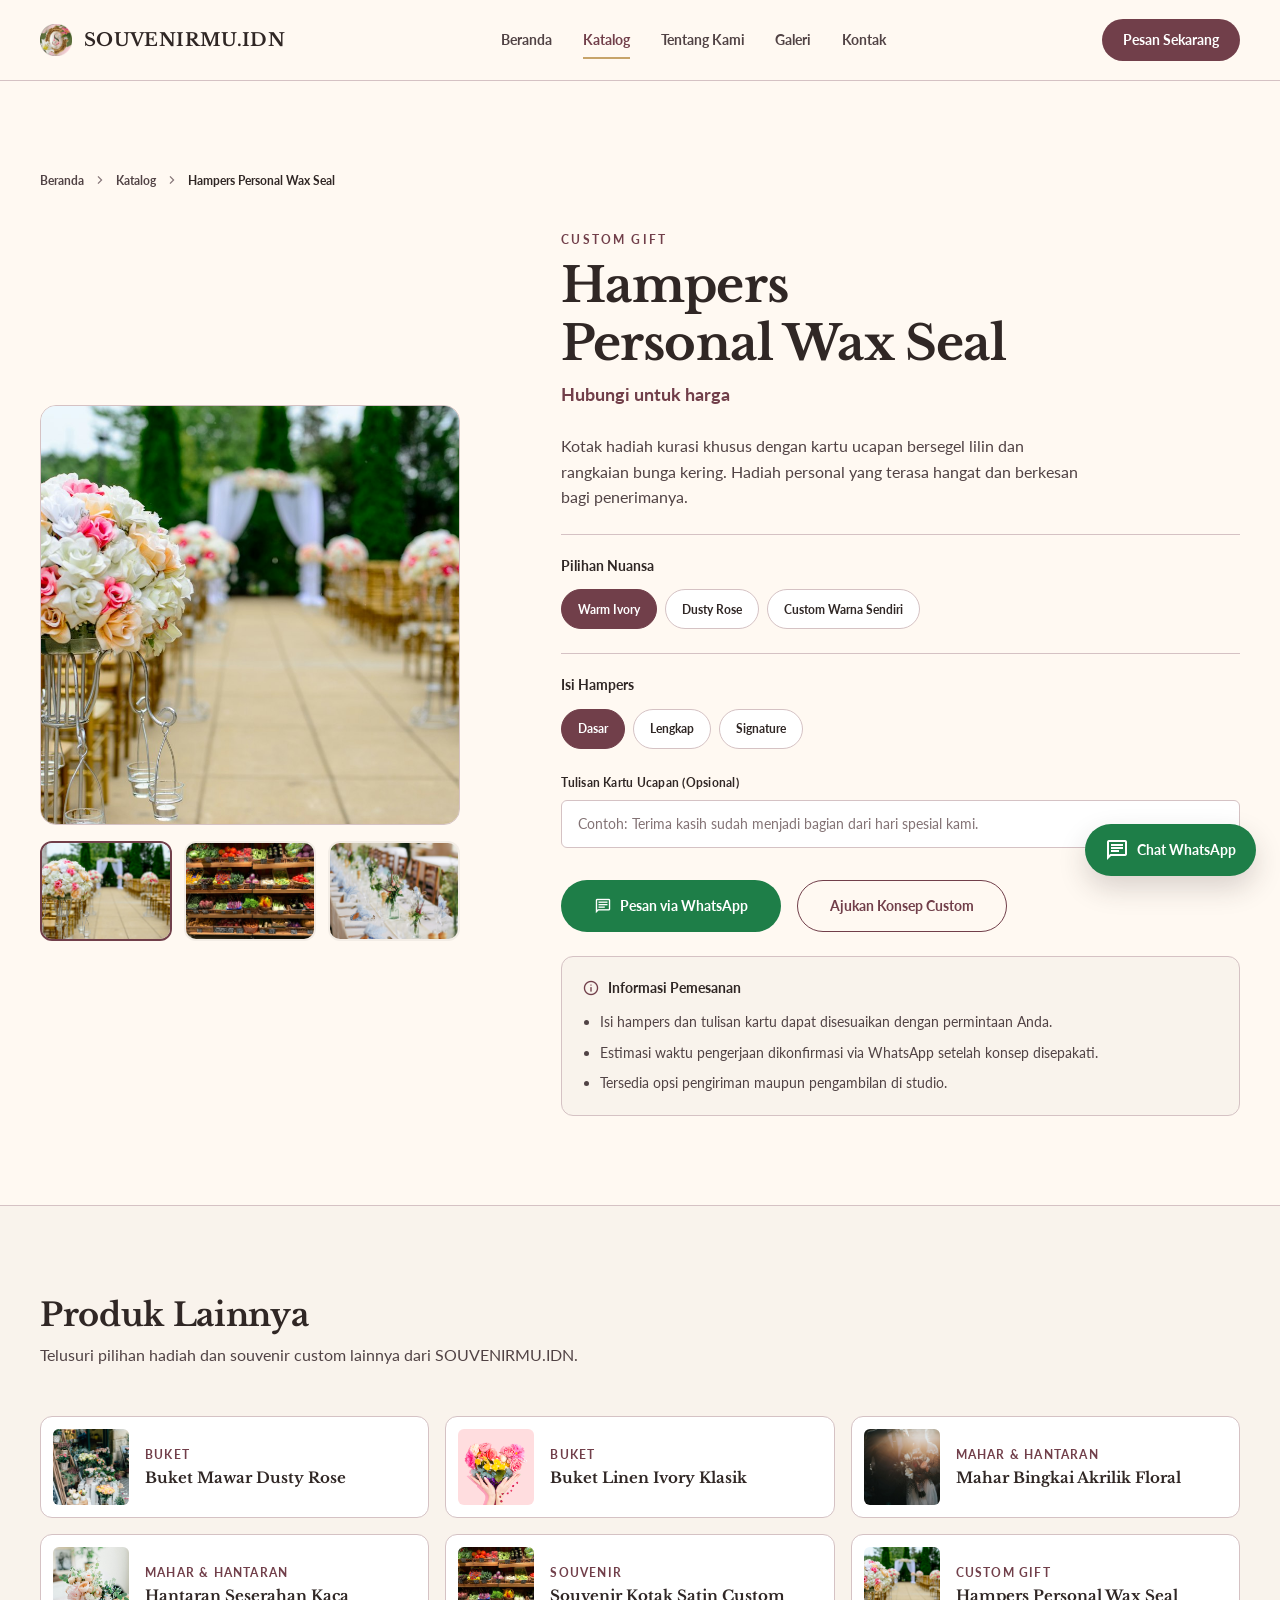
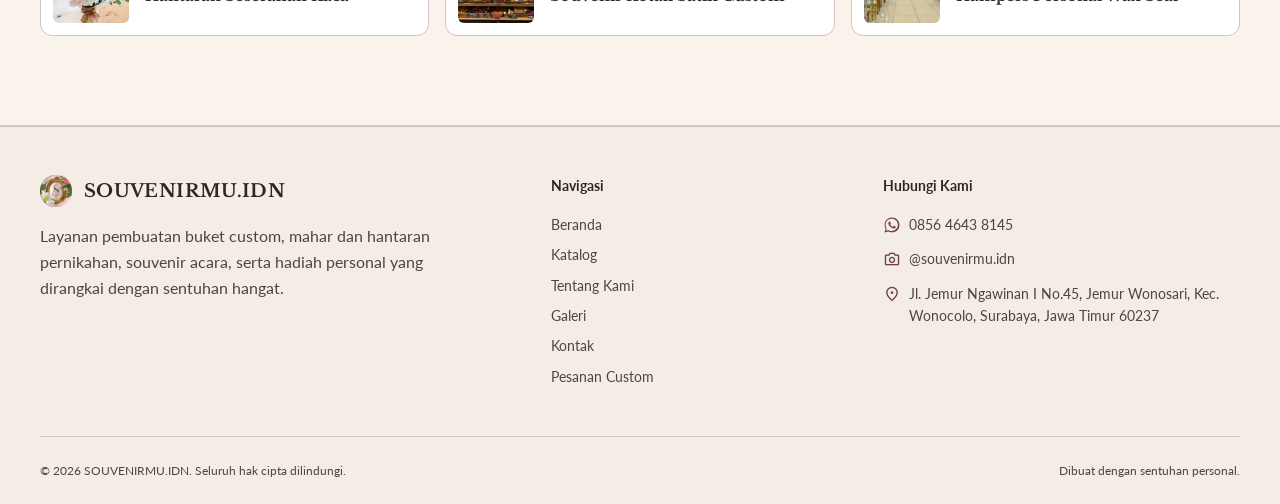
<file: detail-hampers-wax-seal.html>
<!DOCTYPE html>
<html lang="id">
<head>
  <meta charset="UTF-8">
  <meta name="viewport" content="width=device-width, initial-scale=1.0">
  <meta name="description" content="Detail Hampers Personal Wax Seal — kotak hadiah kurasi khusus dengan kartu ucapan bersegel lilin dan rangkaian bunga kering.">
  <title>Detail Hampers Personal Wax Seal — SOUVENIRMU.IDN</title>

  <link rel="icon" type="image/png" href="assets/images/logo.png">
  <link rel="apple-touch-icon" href="assets/images/logo.png">
  <meta property="og:image" content="assets/images/logo.png">
  <meta property="og:image:type" content="image/png">
  <meta property="og:image:width" content="296">
  <meta property="og:image:height" content="298">
  <meta name="twitter:card" content="summary">
  <meta name="twitter:image" content="assets/images/logo.png">

  <link rel="preconnect" href="https://fonts.googleapis.com">
  <link rel="preconnect" href="https://fonts.gstatic.com" crossorigin>
  <link href="https://fonts.googleapis.com/css2?family=Lato:wght@400;700&amp;family=Libre+Baskerville:ital,wght@0,400;0,700;1,400&amp;display=swap" rel="stylesheet">
  <link href="https://fonts.googleapis.com/css2?family=Material+Symbols+Outlined:wght,FILL@100..700,0..1&amp;display=block" rel="stylesheet">

  <link rel="stylesheet" href="css/tokens.css">
  <link rel="stylesheet" href="css/site.css">
</head>
<body data-product-name="Hampers Personal Wax Seal" data-note-label="Tulisan kartu">
  <a class="visually-hidden" href="#main">Lewati ke konten utama</a>

  <!-- HEADER -->
  <header class="site-header">
    <div class="container header__inner">
      <a class="brand" href="index.html#beranda" aria-label="SOUVENIRMU.IDN, kembali ke beranda">
        <img class="brand__logo" src="assets/images/logo.png" alt="" aria-hidden="true" width="32" height="32">
        <span class="brand__name">SOUVENIRMU.IDN</span>
      </a>

      <nav class="nav" aria-label="Navigasi Utama">
        <a class="nav__link" href="index.html#beranda">Beranda</a>
        <a class="nav__link" href="index.html#katalog" aria-current="page">Katalog</a>
        <a class="nav__link" href="index.html#tentang-kami">Tentang Kami</a>
        <a class="nav__link" href="index.html#galeri">Galeri</a>
        <a class="nav__link" href="index.html#kontak">Kontak</a>
      </nav>

      <div class="header__actions">
        <a class="btn btn--primary btn--sm header__cta" href="pesanan-custom.html#form-custom">Pesan Sekarang</a>
        <button class="icon-button menu-toggle" id="mobile-menu-btn" type="button" aria-label="Buka menu navigasi" aria-expanded="false" aria-controls="mobile-menu">
          <span class="material-symbols-outlined" aria-hidden="true">menu</span>
        </button>
      </div>
    </div>

    <div class="mobile-nav" id="mobile-menu" hidden>
      <nav class="container mobile-nav__inner" aria-label="Navigasi Seluler">
        <a class="mobile-nav__link" href="index.html#beranda">Beranda</a>
        <a class="mobile-nav__link" href="index.html#katalog" aria-current="page">Katalog</a>
        <a class="mobile-nav__link" href="index.html#tentang-kami">Tentang Kami</a>
        <a class="mobile-nav__link" href="index.html#galeri">Galeri</a>
        <a class="mobile-nav__link" href="index.html#kontak">Kontak</a>
        <a class="btn btn--primary" href="pesanan-custom.html#form-custom">Pesan Sekarang</a>
      </nav>
    </div>
  </header>

  <main class="section" id="main">
    <div class="container">
      <nav class="breadcrumb" aria-label="Breadcrumb">
        <a href="index.html#beranda">Beranda</a>
        <span class="material-symbols-outlined" aria-hidden="true">chevron_right</span>
        <a href="index.html#katalog">Katalog</a>
        <span class="material-symbols-outlined" aria-hidden="true">chevron_right</span>
        <span aria-current="page">Hampers Personal Wax Seal</span>
      </nav>

      <div class="product-layout">
        <div class="product-layout__gallery">
          <div class="gallery-main">
            <div class="media media--square">
              <img id="main-product-img" src="assets/images/kategori-custom-gift.jpg" data-img="gift" width="1200" height="801" alt="Ilustrasi Hampers Personal Wax Seal">
            </div>
          </div>

          <div class="gallery-thumbs" role="group" aria-label="Pilihan tampilan produk">
            <button class="thumb" type="button" data-image="gift" aria-pressed="true" aria-label="Tampilkan tampilan depan hampers">
              <img src="assets/images/kategori-custom-gift.jpg" data-img="gift" width="1200" height="801" alt="Tampak depan kotak hampers">
            </button>
            <button class="thumb" type="button" data-image="souvenirSatin" aria-pressed="false" aria-label="Tampilkan inspirasi kemasan satin">
              <img src="assets/images/produk-souvenir-satin.jpg" data-img="souvenirSatin" width="1200" height="900" alt="Inspirasi kemasan satin">
            </button>
            <button class="thumb" type="button" data-image="hero" aria-pressed="false" aria-label="Tampilkan paduan hadiah dan bunga">
              <img src="assets/images/hero-rangkaian.jpg" data-img="hero" width="1200" height="800" alt="Paduan hadiah dan bunga">
            </button>
          </div>
        </div>

        <div class="product-layout__info">
          <div class="detail__heading">
            <p class="eyebrow">Custom Gift</p>
            <h1 class="detail__title">Hampers Personal Wax Seal</h1>
            <p class="detail__price">Hubungi untuk harga</p>
          </div>

          <p class="lead">Kotak hadiah kurasi khusus dengan kartu ucapan bersegel lilin dan rangkaian bunga kering. Hadiah personal yang terasa hangat dan berkesan bagi penerimanya.</p>

          <div class="option-group">
            <span class="option-group__label">Pilihan Nuansa</span>
            <div class="option-list" role="group" aria-label="Pilihan nuansa hampers" data-option-label="Nuansa">
              <button class="option opt-color" type="button" data-value="Warm Ivory" aria-pressed="true">Warm Ivory</button>
              <button class="option opt-color" type="button" data-value="Dusty Rose" aria-pressed="false">Dusty Rose</button>
              <button class="option opt-color" type="button" data-value="Custom Warna Sendiri" aria-pressed="false">Custom Warna Sendiri</button>
            </div>
          </div>

          <div class="option-group">
            <span class="option-group__label">Isi Hampers</span>
            <div class="option-list" role="group" aria-label="Pilihan isi hampers" data-option-label="Isi hampers">
              <button class="option opt-size" type="button" data-value="Dasar" aria-pressed="true">Dasar</button>
              <button class="option opt-size" type="button" data-value="Lengkap" aria-pressed="false">Lengkap</button>
              <button class="option opt-size" type="button" data-value="Signature" aria-pressed="false">Signature</button>
            </div>
          </div>


          <label class="field" for="card-note">
            <span class="field__label">Tulisan Kartu Ucapan (Opsional)</span>
            <input id="card-note" type="text" placeholder="Contoh: Terima kasih sudah menjadi bagian dari hari spesial kami.">
          </label>

          <div class="detail__actions">
            <a class="btn btn--wa btn--lg" id="wa-order-link" href="https://wa.me/6285646438145" target="_blank" rel="noopener noreferrer">
              <span class="material-symbols-outlined btn__icon" aria-hidden="true">chat</span>
              Pesan via WhatsApp
            </a>
            <a class="btn btn--outline btn--lg" href="pesanan-custom.html#form-custom">Ajukan Konsep Custom</a>
          </div>

          <div class="info-box">
            <div class="info-box__title">
              <span class="material-symbols-outlined" aria-hidden="true">info</span>
              <span>Informasi Pemesanan</span>
            </div>
            <ul>
              <li>Isi hampers dan tulisan kartu dapat disesuaikan dengan permintaan Anda.</li>
              <li>Estimasi waktu pengerjaan dikonfirmasi via WhatsApp setelah konsep disepakati.</li>
              <li>Tersedia opsi pengiriman maupun pengambilan di studio.</li>
            </ul>
          </div>
        </div>
      </div>
    </div>
  </main>

    <!-- PRODUK LAINNYA -->
    <section class="section section--tint" aria-labelledby="produk-lain-judul">
      <div class="container">
        <div class="section__head">
          <div>
            <h2 id="produk-lain-judul">Produk Lainnya</h2>
            <p class="lead">Telusuri pilihan hadiah dan souvenir custom lainnya dari SOUVENIRMU.IDN.</p>
          </div>
        </div>

        <div class="mini-grid">
          <a class="mini-card" href="detail-produk.html">
            <span class="media mini-card__media"><img src="assets/images/produk-buket-mawar.jpg" data-img="buketMawar" width="1200" height="900" alt="Ilustrasi Buket Mawar Dusty Rose" loading="lazy"></span>
            <span class="mini-card__text"><span class="mini-card__cat">Buket</span><span class="mini-card__name">Buket Mawar Dusty Rose</span></span>
          </a>
          <a class="mini-card" href="detail-buket-linen-ivory.html">
            <span class="media mini-card__media"><img src="assets/images/kategori-buket.jpg" data-img="buket" width="1200" height="1200" alt="Ilustrasi Buket Linen Ivory Klasik" loading="lazy"></span>
            <span class="mini-card__text"><span class="mini-card__cat">Buket</span><span class="mini-card__name">Buket Linen Ivory Klasik</span></span>
          </a>
          <a class="mini-card" href="detail-mahar-akrilik.html">
            <span class="media mini-card__media"><img src="assets/images/produk-mahar-akrilik.jpg" data-img="maharAkrilik" width="1200" height="800" alt="Ilustrasi Mahar Bingkai Akrilik Floral" loading="lazy"></span>
            <span class="mini-card__text"><span class="mini-card__cat">Mahar &amp; Hantaran</span><span class="mini-card__name">Mahar Bingkai Akrilik Floral</span></span>
          </a>
          <a class="mini-card" href="detail-hantaran-kaca.html">
            <span class="media mini-card__media"><img src="assets/images/produk-hantaran-kaca.jpg" data-img="hantaranKaca" width="1200" height="1800" alt="Ilustrasi Hantaran Seserahan Kaca" loading="lazy"></span>
            <span class="mini-card__text"><span class="mini-card__cat">Mahar &amp; Hantaran</span><span class="mini-card__name">Hantaran Seserahan Kaca</span></span>
          </a>
          <a class="mini-card" href="detail-souvenir-satin.html">
            <span class="media mini-card__media"><img src="assets/images/produk-souvenir-satin.jpg" data-img="souvenirSatin" width="1200" height="900" alt="Ilustrasi Souvenir Kotak Satin Custom" loading="lazy"></span>
            <span class="mini-card__text"><span class="mini-card__cat">Souvenir</span><span class="mini-card__name">Souvenir Kotak Satin Custom</span></span>
          </a>
          <a class="mini-card" href="detail-hampers-wax-seal.html">
            <span class="media mini-card__media"><img src="assets/images/kategori-custom-gift.jpg" data-img="gift" width="1200" height="801" alt="Ilustrasi Hampers Personal Wax Seal" loading="lazy"></span>
            <span class="mini-card__text"><span class="mini-card__cat">Custom Gift</span><span class="mini-card__name">Hampers Personal Wax Seal</span></span>
          </a>
        </div>
      </div>
    </section>

  <!-- FOOTER -->
  <footer class="site-footer" id="kontak">
    <div class="container">
      <div class="footer__grid">
        <div class="footer__col">

          <a class="brand" href="index.html#beranda" aria-label="SOUVENIRMU.IDN, kembali ke beranda">
            <img class="brand__logo" src="assets/images/logo.png" alt="" aria-hidden="true" width="32" height="32">
            <span class="brand__name">SOUVENIRMU.IDN</span>
          </a>
          <p class="lead">Layanan pembuatan buket custom, mahar dan hantaran pernikahan, souvenir acara, serta hadiah personal yang dirangkai dengan sentuhan hangat.</p>
        </div>

        <div class="footer__col">
          <h2 class="footer__title">Navigasi</h2>
          <nav class="footer__links" aria-label="Navigasi Footer">
            <a href="index.html#beranda">Beranda</a>
            <a href="index.html#katalog">Katalog</a>
            <a href="index.html#tentang-kami">Tentang Kami</a>
            <a href="index.html#galeri">Galeri</a>
            <a href="index.html#kontak">Kontak</a>
            <a href="pesanan-custom.html#form-custom">Pesanan Custom</a>
          </nav>
        </div>

        <div class="footer__col">
          <h2 class="footer__title">Hubungi Kami</h2>
          <div class="footer__contact">
            <a href="https://wa.me/6285646438145" target="_blank" rel="noopener noreferrer" data-wa-plain>
              <svg class="footer__wa-icon" viewBox="0 0 24 24" fill="currentColor" aria-hidden="true">
                <path d="M12.04 2C6.58 2 2.13 6.45 2.13 11.91c0 1.75.46 3.45 1.32 4.95L2 22l5.25-1.38c1.45.79 3.08 1.21 4.79 1.21h.01c5.46 0 9.91-4.45 9.91-9.91C21.96 6.45 17.5 2 12.04 2Zm0 18.14c-1.61 0-3.18-.43-4.56-1.24l-.33-.2-3.11.82.83-3.03-.21-.31a8.2 8.2 0 0 1-1.26-4.39c0-4.53 3.69-8.22 8.23-8.22 2.2 0 4.26.86 5.81 2.41a8.17 8.17 0 0 1 2.41 5.81c0 4.53-3.69 8.22-8.23 8.22Zm4.51-6.16c-.24-.12-1.45-.72-1.67-.8-.23-.08-.39-.12-.56.12-.16.25-.64.8-.79.96-.14.17-.28.18-.53.06-.24-.12-1.02-.38-1.96-1.21-.72-.64-1.21-1.43-1.35-1.68-.14-.25-.01-.38.1-.5.11-.11.25-.28.37-.42.13-.14.17-.24.25-.4.08-.16.04-.3-.02-.42-.06-.12-.55-1.33-.75-1.82-.2-.48-.4-.41-.55-.42h-.48c-.16 0-.43.06-.65.3-.23.25-.86.84-.86 2.04 0 1.2.88 2.37 1 2.54.12.16 1.73 2.63 4.18 3.68.58.25 1.04.4 1.39.51.59.19 1.12.16 1.54.09.47-.07 1.46-.6 1.67-1.17.2-.58.2-1.08.14-1.18-.06-.1-.21-.16-.46-.28Z" />
              </svg>
              <span>0856 4643 8145</span>
            </a>
            <a href="https://instagram.com/souvenirmu.idn" target="_blank" rel="noopener noreferrer" data-instagram>
              <span class="material-symbols-outlined" aria-hidden="true">photo_camera</span>
              <span>@souvenirmu.idn</span>
            </a>

            <a href="https://maps.app.goo.gl/R6LeHqJJnvshANLo7" target="_blank" rel="noopener noreferrer" data-maps>
              <span class="material-symbols-outlined" aria-hidden="true">location_on</span>
              <span>Jl. Jemur Ngawinan I No.45, Jemur Wonosari, Kec. Wonocolo, Surabaya, Jawa Timur 60237</span>
            </a>
          </div>
        </div>
      </div>

      <div class="footer__bottom">
        <span>© 2026 SOUVENIRMU.IDN. Seluruh hak cipta dilindungi.</span>
        <span>Dibuat dengan sentuhan personal.</span>
      </div>
    </div>
  </footer>

  <a class="wa-fab" href="https://wa.me/6285646438145" target="_blank" rel="noopener noreferrer" aria-label="Konsultasi melalui WhatsApp" data-wa-text="Halo SOUVENIRMU.IDN, saya ingin bertanya mengenai produk.">
    <span class="material-symbols-outlined" aria-hidden="true">chat</span>
    <span class="wa-fab__label">Chat WhatsApp</span>
  </a>

  <script src="js/config.js"></script>
  <script src="js/site.js"></script>
</body>
</html>
</file>
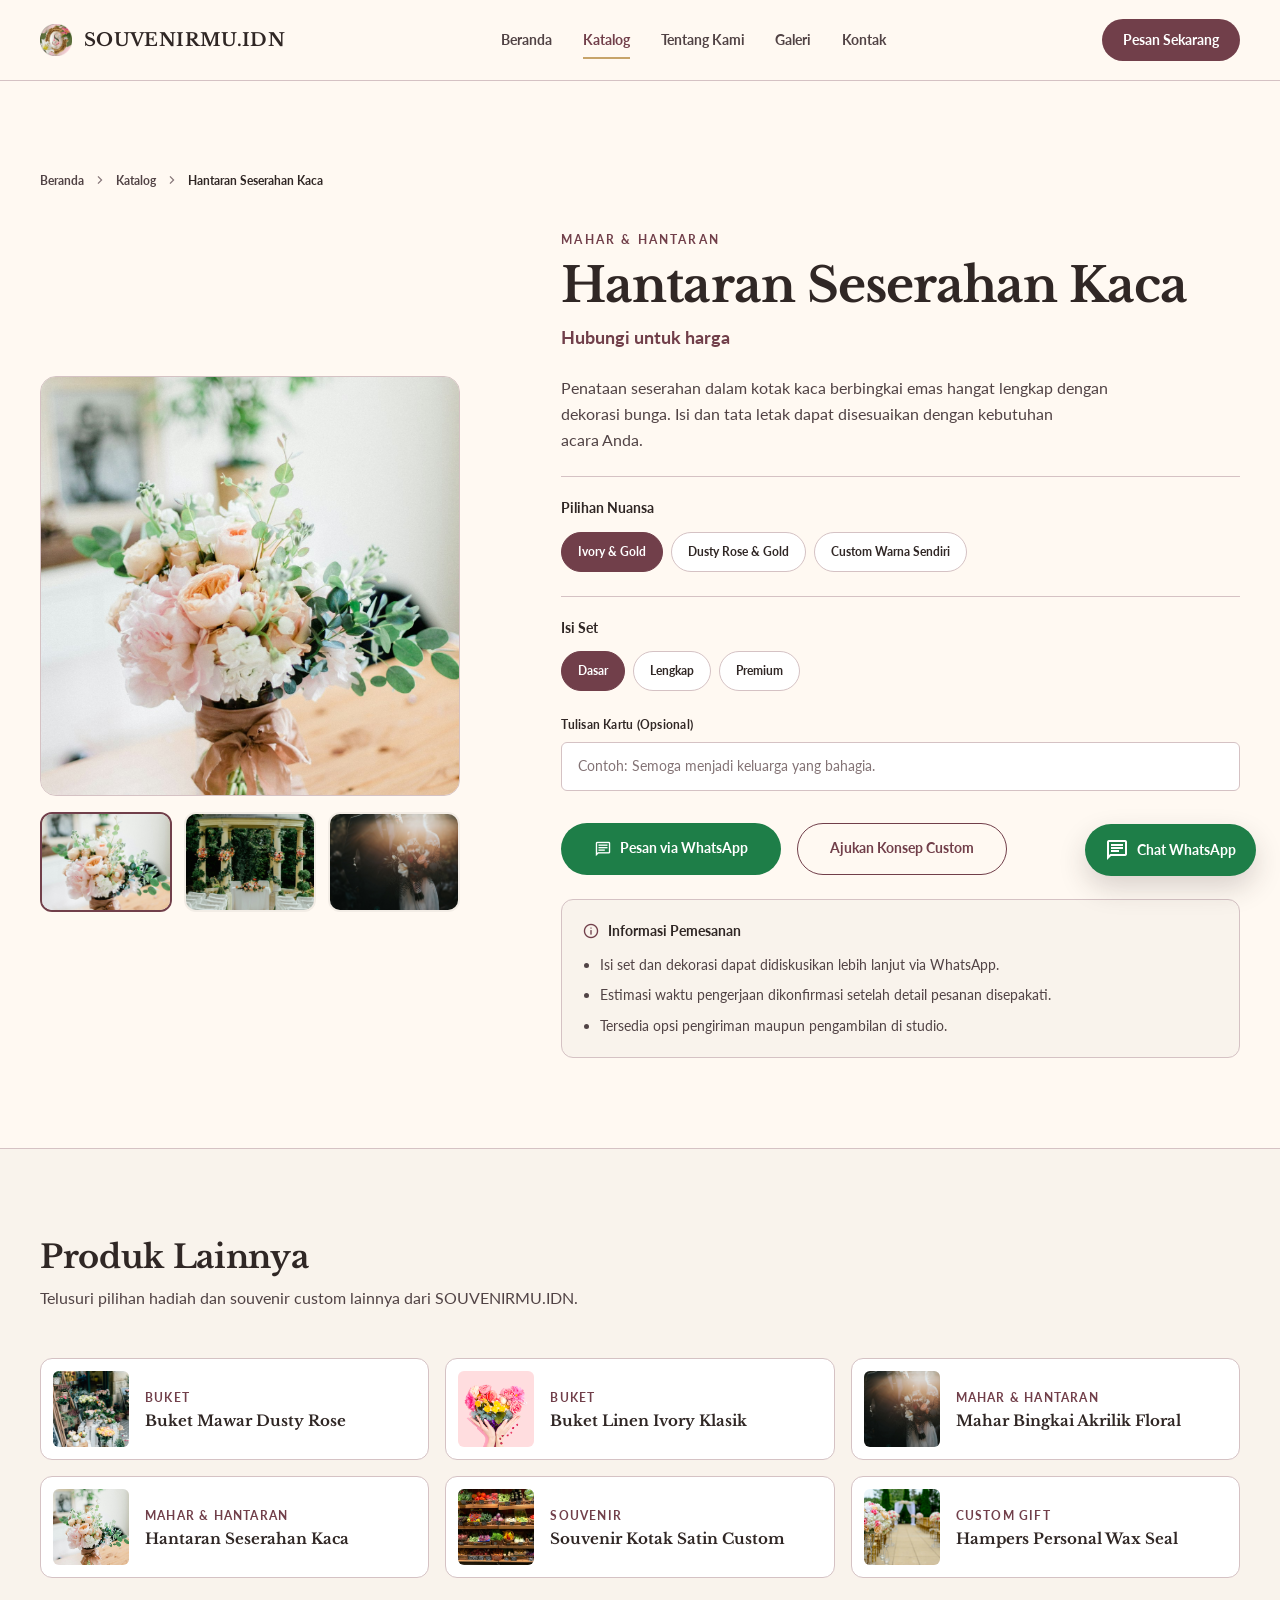
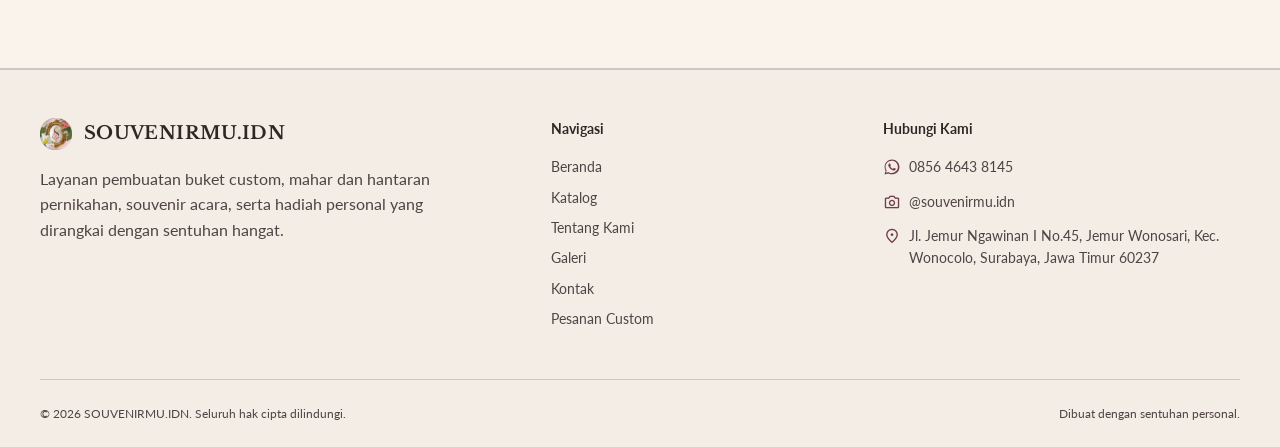
<file: detail-hantaran-kaca.html>
<!DOCTYPE html>
<html lang="id">
<head>
  <meta charset="UTF-8">
  <meta name="viewport" content="width=device-width, initial-scale=1.0">
  <meta name="description" content="Detail Hantaran Seserahan Kaca — penataan seserahan dalam kotak kaca berbingkai emas hangat lengkap dengan dekorasi bunga.">
  <title>Detail Hantaran Seserahan Kaca — SOUVENIRMU.IDN</title>

  <link rel="icon" type="image/png" href="assets/images/logo.png">
  <link rel="apple-touch-icon" href="assets/images/logo.png">
  <meta property="og:image" content="assets/images/logo.png">
  <meta property="og:image:type" content="image/png">
  <meta property="og:image:width" content="296">
  <meta property="og:image:height" content="298">
  <meta name="twitter:card" content="summary">
  <meta name="twitter:image" content="assets/images/logo.png">

  <link rel="preconnect" href="https://fonts.googleapis.com">
  <link rel="preconnect" href="https://fonts.gstatic.com" crossorigin>
  <link href="https://fonts.googleapis.com/css2?family=Lato:wght@400;700&amp;family=Libre+Baskerville:ital,wght@0,400;0,700;1,400&amp;display=swap" rel="stylesheet">
  <link href="https://fonts.googleapis.com/css2?family=Material+Symbols+Outlined:wght,FILL@100..700,0..1&amp;display=block" rel="stylesheet">

  <link rel="stylesheet" href="css/tokens.css">
  <link rel="stylesheet" href="css/site.css">
</head>
<body data-product-name="Hantaran Seserahan Kaca" data-note-label="Tulisan kartu">
  <a class="visually-hidden" href="#main">Lewati ke konten utama</a>

  <!-- HEADER -->
  <header class="site-header">
    <div class="container header__inner">
      <a class="brand" href="index.html#beranda" aria-label="SOUVENIRMU.IDN, kembali ke beranda">
        <img class="brand__logo" src="assets/images/logo.png" alt="" aria-hidden="true" width="32" height="32">
        <span class="brand__name">SOUVENIRMU.IDN</span>
      </a>

      <nav class="nav" aria-label="Navigasi Utama">
        <a class="nav__link" href="index.html#beranda">Beranda</a>
        <a class="nav__link" href="index.html#katalog" aria-current="page">Katalog</a>
        <a class="nav__link" href="index.html#tentang-kami">Tentang Kami</a>
        <a class="nav__link" href="index.html#galeri">Galeri</a>
        <a class="nav__link" href="index.html#kontak">Kontak</a>
      </nav>

      <div class="header__actions">
        <a class="btn btn--primary btn--sm header__cta" href="pesanan-custom.html#form-custom">Pesan Sekarang</a>
        <button class="icon-button menu-toggle" id="mobile-menu-btn" type="button" aria-label="Buka menu navigasi" aria-expanded="false" aria-controls="mobile-menu">
          <span class="material-symbols-outlined" aria-hidden="true">menu</span>
        </button>
      </div>
    </div>

    <div class="mobile-nav" id="mobile-menu" hidden>
      <nav class="container mobile-nav__inner" aria-label="Navigasi Seluler">
        <a class="mobile-nav__link" href="index.html#beranda">Beranda</a>
        <a class="mobile-nav__link" href="index.html#katalog" aria-current="page">Katalog</a>
        <a class="mobile-nav__link" href="index.html#tentang-kami">Tentang Kami</a>
        <a class="mobile-nav__link" href="index.html#galeri">Galeri</a>
        <a class="mobile-nav__link" href="index.html#kontak">Kontak</a>
        <a class="btn btn--primary" href="pesanan-custom.html#form-custom">Pesan Sekarang</a>
      </nav>
    </div>
  </header>

  <main class="section" id="main">
    <div class="container">
      <nav class="breadcrumb" aria-label="Breadcrumb">
        <a href="index.html#beranda">Beranda</a>
        <span class="material-symbols-outlined" aria-hidden="true">chevron_right</span>
        <a href="index.html#katalog">Katalog</a>
        <span class="material-symbols-outlined" aria-hidden="true">chevron_right</span>
        <span aria-current="page">Hantaran Seserahan Kaca</span>
      </nav>

      <div class="product-layout">
        <div class="product-layout__gallery">
          <div class="gallery-main">
            <div class="media media--square">
              <img id="main-product-img" src="assets/images/produk-hantaran-kaca.jpg" data-img="hantaranKaca" width="1200" height="1800" alt="Ilustrasi Hantaran Seserahan Kaca">
            </div>
          </div>

          <div class="gallery-thumbs" role="group" aria-label="Pilihan tampilan produk">
            <button class="thumb" type="button" data-image="hantaranKaca" aria-pressed="true" aria-label="Tampilkan tampilan depan hantaran">
              <img src="assets/images/produk-hantaran-kaca.jpg" data-img="hantaranKaca" width="1200" height="1800" alt="Tampak depan kotak hantaran kaca">
            </button>
            <button class="thumb" type="button" data-image="mahar" aria-pressed="false" aria-label="Tampilkan penataan seserahan">
              <img src="assets/images/kategori-mahar-hantaran.jpg" data-img="mahar" width="1200" height="1800" alt="Penataan seserahan pengantin">
            </button>
            <button class="thumb" type="button" data-image="maharAkrilik" aria-pressed="false" aria-label="Tampilkan inspirasi mahar akrilik">
              <img src="assets/images/produk-mahar-akrilik.jpg" data-img="maharAkrilik" width="1200" height="800" alt="Inspirasi mahar akrilik">
            </button>
          </div>
        </div>

        <div class="product-layout__info">
          <div class="detail__heading">
            <p class="eyebrow">Mahar &amp; Hantaran</p>
            <h1 class="detail__title">Hantaran Seserahan Kaca</h1>
            <p class="detail__price">Hubungi untuk harga</p>
          </div>

          <p class="lead">Penataan seserahan dalam kotak kaca berbingkai emas hangat lengkap dengan dekorasi bunga. Isi dan tata letak dapat disesuaikan dengan kebutuhan acara Anda.</p>

          <div class="option-group">
            <span class="option-group__label">Pilihan Nuansa</span>
            <div class="option-list" role="group" aria-label="Pilihan nuansa hantaran" data-option-label="Nuansa">
              <button class="option opt-color" type="button" data-value="Ivory &amp; Gold" aria-pressed="true">Ivory &amp; Gold</button>
              <button class="option opt-color" type="button" data-value="Dusty Rose &amp; Gold" aria-pressed="false">Dusty Rose &amp; Gold</button>
              <button class="option opt-color" type="button" data-value="Custom Warna Sendiri" aria-pressed="false">Custom Warna Sendiri</button>
            </div>
          </div>

          <div class="option-group">
            <span class="option-group__label">Isi Set</span>
            <div class="option-list" role="group" aria-label="Pilihan isi set" data-option-label="Isi set">
              <button class="option opt-size" type="button" data-value="Dasar" aria-pressed="true">Dasar</button>
              <button class="option opt-size" type="button" data-value="Lengkap" aria-pressed="false">Lengkap</button>
              <button class="option opt-size" type="button" data-value="Premium" aria-pressed="false">Premium</button>
            </div>
          </div>


          <label class="field" for="card-note">
            <span class="field__label">Tulisan Kartu (Opsional)</span>
            <input id="card-note" type="text" placeholder="Contoh: Semoga menjadi keluarga yang bahagia.">
          </label>

          <div class="detail__actions">
            <a class="btn btn--wa btn--lg" id="wa-order-link" href="https://wa.me/6285646438145" target="_blank" rel="noopener noreferrer">
              <span class="material-symbols-outlined btn__icon" aria-hidden="true">chat</span>
              Pesan via WhatsApp
            </a>
            <a class="btn btn--outline btn--lg" href="pesanan-custom.html#form-custom">Ajukan Konsep Custom</a>
          </div>

          <div class="info-box">
            <div class="info-box__title">
              <span class="material-symbols-outlined" aria-hidden="true">info</span>
              <span>Informasi Pemesanan</span>
            </div>
            <ul>
              <li>Isi set dan dekorasi dapat didiskusikan lebih lanjut via WhatsApp.</li>
              <li>Estimasi waktu pengerjaan dikonfirmasi setelah detail pesanan disepakati.</li>
              <li>Tersedia opsi pengiriman maupun pengambilan di studio.</li>
            </ul>
          </div>
        </div>
      </div>
    </div>
  </main>

    <!-- PRODUK LAINNYA -->
    <section class="section section--tint" aria-labelledby="produk-lain-judul">
      <div class="container">
        <div class="section__head">
          <div>
            <h2 id="produk-lain-judul">Produk Lainnya</h2>
            <p class="lead">Telusuri pilihan hadiah dan souvenir custom lainnya dari SOUVENIRMU.IDN.</p>
          </div>
        </div>

        <div class="mini-grid">
          <a class="mini-card" href="detail-produk.html">
            <span class="media mini-card__media"><img src="assets/images/produk-buket-mawar.jpg" data-img="buketMawar" width="1200" height="900" alt="Ilustrasi Buket Mawar Dusty Rose" loading="lazy"></span>
            <span class="mini-card__text"><span class="mini-card__cat">Buket</span><span class="mini-card__name">Buket Mawar Dusty Rose</span></span>
          </a>
          <a class="mini-card" href="detail-buket-linen-ivory.html">
            <span class="media mini-card__media"><img src="assets/images/kategori-buket.jpg" data-img="buket" width="1200" height="1200" alt="Ilustrasi Buket Linen Ivory Klasik" loading="lazy"></span>
            <span class="mini-card__text"><span class="mini-card__cat">Buket</span><span class="mini-card__name">Buket Linen Ivory Klasik</span></span>
          </a>
          <a class="mini-card" href="detail-mahar-akrilik.html">
            <span class="media mini-card__media"><img src="assets/images/produk-mahar-akrilik.jpg" data-img="maharAkrilik" width="1200" height="800" alt="Ilustrasi Mahar Bingkai Akrilik Floral" loading="lazy"></span>
            <span class="mini-card__text"><span class="mini-card__cat">Mahar &amp; Hantaran</span><span class="mini-card__name">Mahar Bingkai Akrilik Floral</span></span>
          </a>
          <a class="mini-card" href="detail-hantaran-kaca.html">
            <span class="media mini-card__media"><img src="assets/images/produk-hantaran-kaca.jpg" data-img="hantaranKaca" width="1200" height="1800" alt="Ilustrasi Hantaran Seserahan Kaca" loading="lazy"></span>
            <span class="mini-card__text"><span class="mini-card__cat">Mahar &amp; Hantaran</span><span class="mini-card__name">Hantaran Seserahan Kaca</span></span>
          </a>
          <a class="mini-card" href="detail-souvenir-satin.html">
            <span class="media mini-card__media"><img src="assets/images/produk-souvenir-satin.jpg" data-img="souvenirSatin" width="1200" height="900" alt="Ilustrasi Souvenir Kotak Satin Custom" loading="lazy"></span>
            <span class="mini-card__text"><span class="mini-card__cat">Souvenir</span><span class="mini-card__name">Souvenir Kotak Satin Custom</span></span>
          </a>
          <a class="mini-card" href="detail-hampers-wax-seal.html">
            <span class="media mini-card__media"><img src="assets/images/kategori-custom-gift.jpg" data-img="gift" width="1200" height="801" alt="Ilustrasi Hampers Personal Wax Seal" loading="lazy"></span>
            <span class="mini-card__text"><span class="mini-card__cat">Custom Gift</span><span class="mini-card__name">Hampers Personal Wax Seal</span></span>
          </a>
        </div>
      </div>
    </section>

  <!-- FOOTER -->
  <footer class="site-footer" id="kontak">
    <div class="container">
      <div class="footer__grid">
        <div class="footer__col">

          <a class="brand" href="index.html#beranda" aria-label="SOUVENIRMU.IDN, kembali ke beranda">
            <img class="brand__logo" src="assets/images/logo.png" alt="" aria-hidden="true" width="32" height="32">
            <span class="brand__name">SOUVENIRMU.IDN</span>
          </a>
          <p class="lead">Layanan pembuatan buket custom, mahar dan hantaran pernikahan, souvenir acara, serta hadiah personal yang dirangkai dengan sentuhan hangat.</p>
        </div>

        <div class="footer__col">
          <h2 class="footer__title">Navigasi</h2>
          <nav class="footer__links" aria-label="Navigasi Footer">
            <a href="index.html#beranda">Beranda</a>
            <a href="index.html#katalog">Katalog</a>
            <a href="index.html#tentang-kami">Tentang Kami</a>
            <a href="index.html#galeri">Galeri</a>
            <a href="index.html#kontak">Kontak</a>
            <a href="pesanan-custom.html#form-custom">Pesanan Custom</a>
          </nav>
        </div>

        <div class="footer__col">
          <h2 class="footer__title">Hubungi Kami</h2>
          <div class="footer__contact">
            <a href="https://wa.me/6285646438145" target="_blank" rel="noopener noreferrer" data-wa-plain>
              <svg class="footer__wa-icon" viewBox="0 0 24 24" fill="currentColor" aria-hidden="true">
                <path d="M12.04 2C6.58 2 2.13 6.45 2.13 11.91c0 1.75.46 3.45 1.32 4.95L2 22l5.25-1.38c1.45.79 3.08 1.21 4.79 1.21h.01c5.46 0 9.91-4.45 9.91-9.91C21.96 6.45 17.5 2 12.04 2Zm0 18.14c-1.61 0-3.18-.43-4.56-1.24l-.33-.2-3.11.82.83-3.03-.21-.31a8.2 8.2 0 0 1-1.26-4.39c0-4.53 3.69-8.22 8.23-8.22 2.2 0 4.26.86 5.81 2.41a8.17 8.17 0 0 1 2.41 5.81c0 4.53-3.69 8.22-8.23 8.22Zm4.51-6.16c-.24-.12-1.45-.72-1.67-.8-.23-.08-.39-.12-.56.12-.16.25-.64.8-.79.96-.14.17-.28.18-.53.06-.24-.12-1.02-.38-1.96-1.21-.72-.64-1.21-1.43-1.35-1.68-.14-.25-.01-.38.1-.5.11-.11.25-.28.37-.42.13-.14.17-.24.25-.4.08-.16.04-.3-.02-.42-.06-.12-.55-1.33-.75-1.82-.2-.48-.4-.41-.55-.42h-.48c-.16 0-.43.06-.65.3-.23.25-.86.84-.86 2.04 0 1.2.88 2.37 1 2.54.12.16 1.73 2.63 4.18 3.68.58.25 1.04.4 1.39.51.59.19 1.12.16 1.54.09.47-.07 1.46-.6 1.67-1.17.2-.58.2-1.08.14-1.18-.06-.1-.21-.16-.46-.28Z" />
              </svg>
              <span>0856 4643 8145</span>
            </a>
            <a href="https://instagram.com/souvenirmu.idn" target="_blank" rel="noopener noreferrer" data-instagram>
              <span class="material-symbols-outlined" aria-hidden="true">photo_camera</span>
              <span>@souvenirmu.idn</span>
            </a>

            <a href="https://maps.app.goo.gl/R6LeHqJJnvshANLo7" target="_blank" rel="noopener noreferrer" data-maps>
              <span class="material-symbols-outlined" aria-hidden="true">location_on</span>
              <span>Jl. Jemur Ngawinan I No.45, Jemur Wonosari, Kec. Wonocolo, Surabaya, Jawa Timur 60237</span>
            </a>
          </div>
        </div>
      </div>

      <div class="footer__bottom">
        <span>© 2026 SOUVENIRMU.IDN. Seluruh hak cipta dilindungi.</span>
        <span>Dibuat dengan sentuhan personal.</span>
      </div>
    </div>
  </footer>

  <a class="wa-fab" href="https://wa.me/6285646438145" target="_blank" rel="noopener noreferrer" aria-label="Konsultasi melalui WhatsApp" data-wa-text="Halo SOUVENIRMU.IDN, saya ingin bertanya mengenai produk.">
    <span class="material-symbols-outlined" aria-hidden="true">chat</span>
    <span class="wa-fab__label">Chat WhatsApp</span>
  </a>

  <script src="js/config.js"></script>
  <script src="js/site.js"></script>
</body>
</html>
</file>
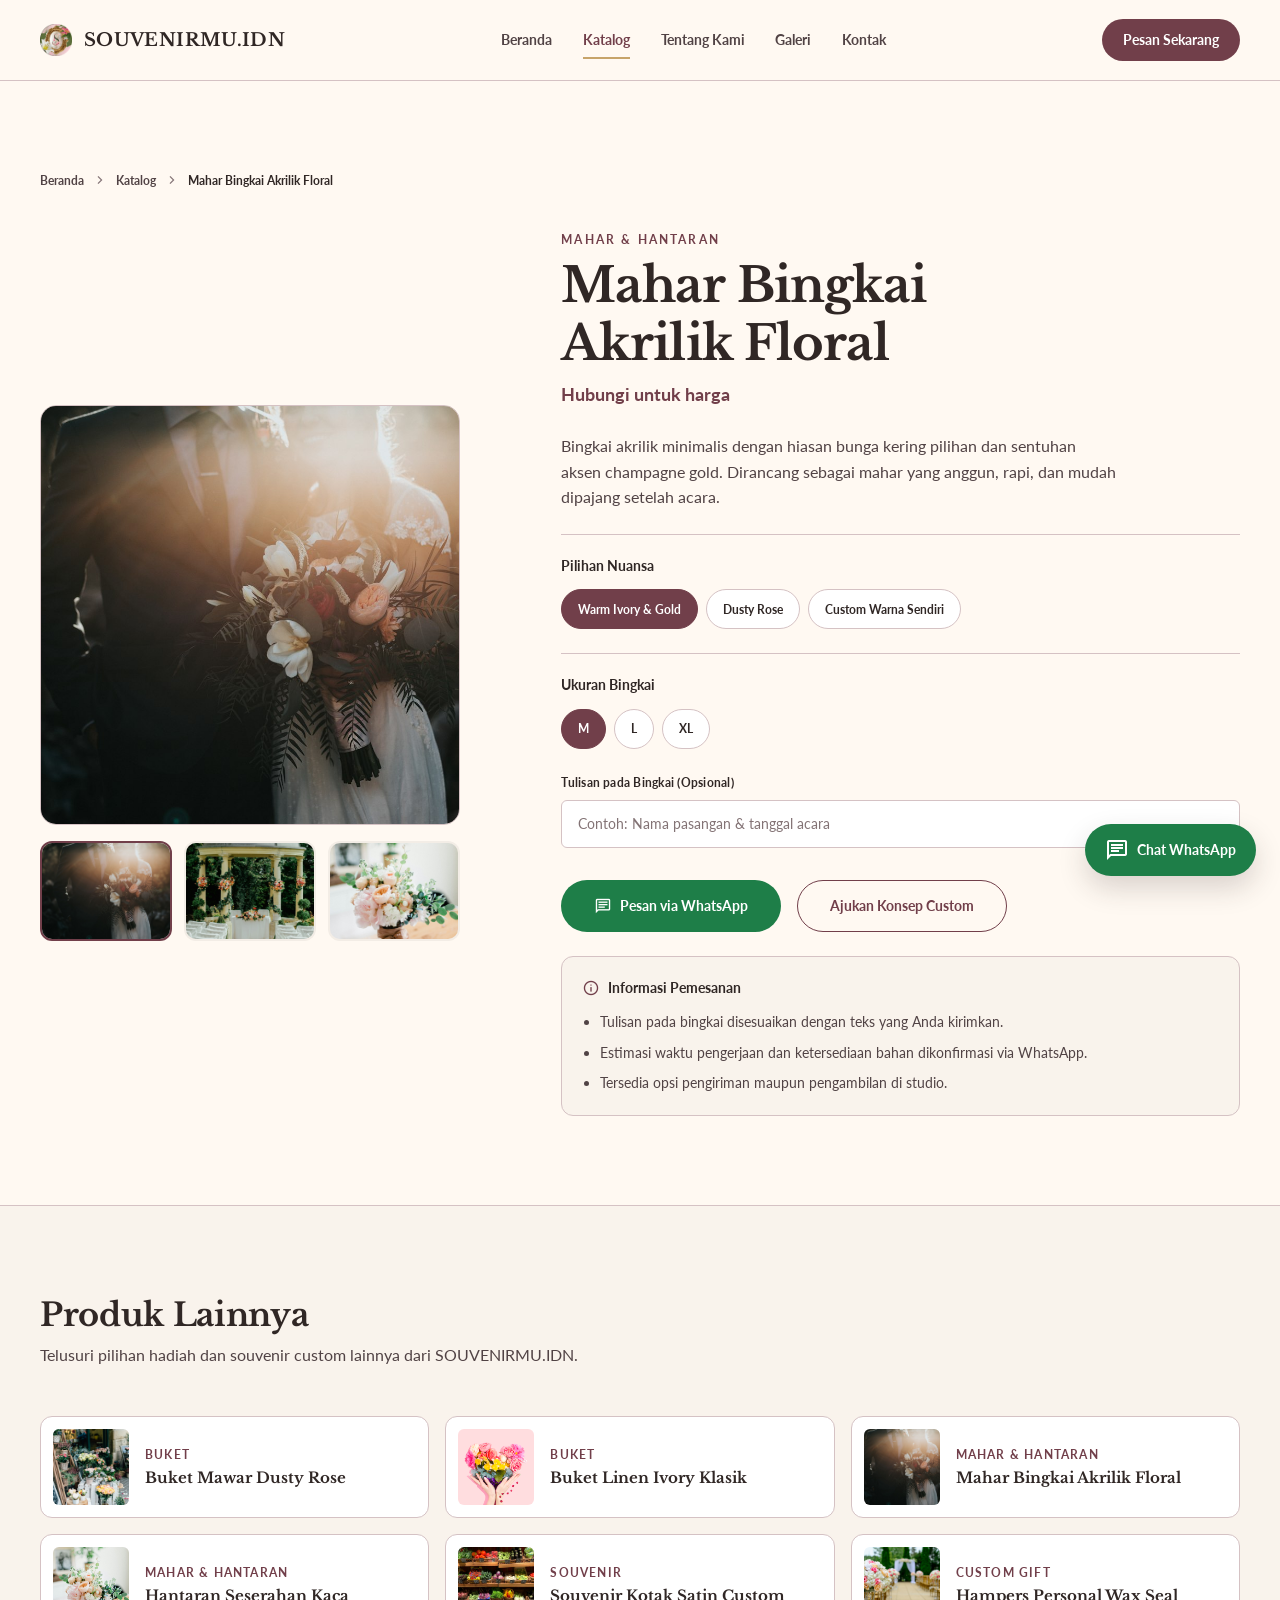
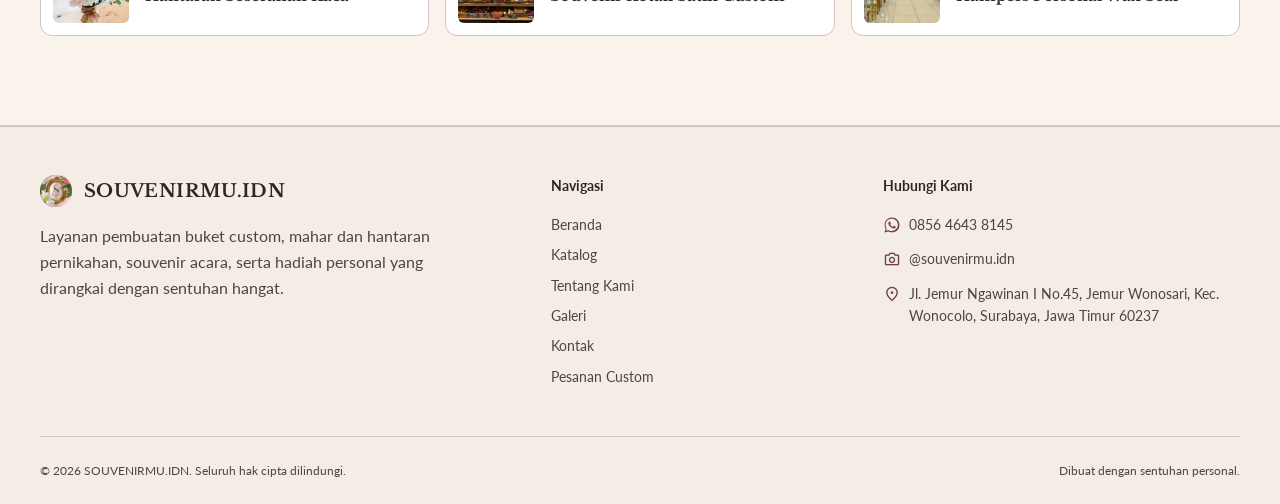
<file: detail-mahar-akrilik.html>
<!DOCTYPE html>
<html lang="id">
<head>
  <meta charset="UTF-8">
  <meta name="viewport" content="width=device-width, initial-scale=1.0">
  <meta name="description" content="Detail Mahar Bingkai Akrilik Floral — bingkai akrilik minimalis dengan hiasan bunga kering dan aksen champagne gold.">
  <title>Detail Mahar Bingkai Akrilik Floral — SOUVENIRMU.IDN</title>

  <link rel="icon" type="image/png" href="assets/images/logo.png">
  <link rel="apple-touch-icon" href="assets/images/logo.png">
  <meta property="og:image" content="assets/images/logo.png">
  <meta property="og:image:type" content="image/png">
  <meta property="og:image:width" content="296">
  <meta property="og:image:height" content="298">
  <meta name="twitter:card" content="summary">
  <meta name="twitter:image" content="assets/images/logo.png">

  <link rel="preconnect" href="https://fonts.googleapis.com">
  <link rel="preconnect" href="https://fonts.gstatic.com" crossorigin>
  <link href="https://fonts.googleapis.com/css2?family=Lato:wght@400;700&amp;family=Libre+Baskerville:ital,wght@0,400;0,700;1,400&amp;display=swap" rel="stylesheet">
  <link href="https://fonts.googleapis.com/css2?family=Material+Symbols+Outlined:wght,FILL@100..700,0..1&amp;display=block" rel="stylesheet">

  <link rel="stylesheet" href="css/tokens.css">
  <link rel="stylesheet" href="css/site.css">
</head>
<body data-product-name="Mahar Bingkai Akrilik Floral" data-note-label="Tulisan bingkai">
  <a class="visually-hidden" href="#main">Lewati ke konten utama</a>

  <!-- HEADER -->
  <header class="site-header">
    <div class="container header__inner">
      <a class="brand" href="index.html#beranda" aria-label="SOUVENIRMU.IDN, kembali ke beranda">
        <img class="brand__logo" src="assets/images/logo.png" alt="" aria-hidden="true" width="32" height="32">
        <span class="brand__name">SOUVENIRMU.IDN</span>
      </a>

      <nav class="nav" aria-label="Navigasi Utama">
        <a class="nav__link" href="index.html#beranda">Beranda</a>
        <a class="nav__link" href="index.html#katalog" aria-current="page">Katalog</a>
        <a class="nav__link" href="index.html#tentang-kami">Tentang Kami</a>
        <a class="nav__link" href="index.html#galeri">Galeri</a>
        <a class="nav__link" href="index.html#kontak">Kontak</a>
      </nav>

      <div class="header__actions">
        <a class="btn btn--primary btn--sm header__cta" href="pesanan-custom.html#form-custom">Pesan Sekarang</a>
        <button class="icon-button menu-toggle" id="mobile-menu-btn" type="button" aria-label="Buka menu navigasi" aria-expanded="false" aria-controls="mobile-menu">
          <span class="material-symbols-outlined" aria-hidden="true">menu</span>
        </button>
      </div>
    </div>

    <div class="mobile-nav" id="mobile-menu" hidden>
      <nav class="container mobile-nav__inner" aria-label="Navigasi Seluler">
        <a class="mobile-nav__link" href="index.html#beranda">Beranda</a>
        <a class="mobile-nav__link" href="index.html#katalog" aria-current="page">Katalog</a>
        <a class="mobile-nav__link" href="index.html#tentang-kami">Tentang Kami</a>
        <a class="mobile-nav__link" href="index.html#galeri">Galeri</a>
        <a class="mobile-nav__link" href="index.html#kontak">Kontak</a>
        <a class="btn btn--primary" href="pesanan-custom.html#form-custom">Pesan Sekarang</a>
      </nav>
    </div>
  </header>

  <main class="section" id="main">
    <div class="container">
      <nav class="breadcrumb" aria-label="Breadcrumb">
        <a href="index.html#beranda">Beranda</a>
        <span class="material-symbols-outlined" aria-hidden="true">chevron_right</span>
        <a href="index.html#katalog">Katalog</a>
        <span class="material-symbols-outlined" aria-hidden="true">chevron_right</span>
        <span aria-current="page">Mahar Bingkai Akrilik Floral</span>
      </nav>

      <div class="product-layout">
        <div class="product-layout__gallery">
          <div class="gallery-main">
            <div class="media media--square">
              <img id="main-product-img" src="assets/images/produk-mahar-akrilik.jpg" data-img="maharAkrilik" width="1200" height="800" alt="Ilustrasi Mahar Bingkai Akrilik Floral">
            </div>
          </div>

          <div class="gallery-thumbs" role="group" aria-label="Pilihan tampilan produk">
            <button class="thumb" type="button" data-image="maharAkrilik" aria-pressed="true" aria-label="Tampilkan tampilan depan bingkai">
              <img src="assets/images/produk-mahar-akrilik.jpg" data-img="maharAkrilik" width="1200" height="800" alt="Tampak depan bingkai mahar">
            </button>
            <button class="thumb" type="button" data-image="mahar" aria-pressed="false" aria-label="Tampilkan penataan mahar">
              <img src="assets/images/kategori-mahar-hantaran.jpg" data-img="mahar" width="1200" height="1800" alt="Penataan mahar pengantin">
            </button>
            <button class="thumb" type="button" data-image="hantaranKaca" aria-pressed="false" aria-label="Tampilkan inspirasi hantaran kaca">
              <img src="assets/images/produk-hantaran-kaca.jpg" data-img="hantaranKaca" width="1200" height="1800" alt="Inspirasi hantaran kaca">
            </button>
          </div>
        </div>

        <div class="product-layout__info">
          <div class="detail__heading">
            <p class="eyebrow">Mahar &amp; Hantaran</p>
            <h1 class="detail__title">Mahar Bingkai Akrilik Floral</h1>
            <p class="detail__price">Hubungi untuk harga</p>
          </div>

          <p class="lead">Bingkai akrilik minimalis dengan hiasan bunga kering pilihan dan sentuhan aksen champagne gold. Dirancang sebagai mahar yang anggun, rapi, dan mudah dipajang setelah acara.</p>

          <div class="option-group">
            <span class="option-group__label">Pilihan Nuansa</span>
            <div class="option-list" role="group" aria-label="Pilihan nuansa bingkai" data-option-label="Nuansa">
              <button class="option opt-color" type="button" data-value="Warm Ivory &amp; Gold" aria-pressed="true">Warm Ivory &amp; Gold</button>
              <button class="option opt-color" type="button" data-value="Dusty Rose" aria-pressed="false">Dusty Rose</button>
              <button class="option opt-color" type="button" data-value="Custom Warna Sendiri" aria-pressed="false">Custom Warna Sendiri</button>
            </div>
          </div>

          <div class="option-group">
            <span class="option-group__label">Ukuran Bingkai</span>
            <div class="option-list" role="group" aria-label="Ukuran bingkai" data-option-label="Ukuran">
              <button class="option opt-size" type="button" data-value="M" aria-pressed="true">M</button>
              <button class="option opt-size" type="button" data-value="L" aria-pressed="false">L</button>
              <button class="option opt-size" type="button" data-value="XL" aria-pressed="false">XL</button>
            </div>
          </div>


          <label class="field" for="card-note">
            <span class="field__label">Tulisan pada Bingkai (Opsional)</span>
            <input id="card-note" type="text" placeholder="Contoh: Nama pasangan &amp; tanggal acara">
          </label>

          <div class="detail__actions">
            <a class="btn btn--wa btn--lg" id="wa-order-link" href="https://wa.me/6285646438145" target="_blank" rel="noopener noreferrer">
              <span class="material-symbols-outlined btn__icon" aria-hidden="true">chat</span>
              Pesan via WhatsApp
            </a>
            <a class="btn btn--outline btn--lg" href="pesanan-custom.html#form-custom">Ajukan Konsep Custom</a>
          </div>

          <div class="info-box">
            <div class="info-box__title">
              <span class="material-symbols-outlined" aria-hidden="true">info</span>
              <span>Informasi Pemesanan</span>
            </div>
            <ul>
              <li>Tulisan pada bingkai disesuaikan dengan teks yang Anda kirimkan.</li>
              <li>Estimasi waktu pengerjaan dan ketersediaan bahan dikonfirmasi via WhatsApp.</li>
              <li>Tersedia opsi pengiriman maupun pengambilan di studio.</li>
            </ul>
          </div>
        </div>
      </div>
    </div>
  </main>

    <!-- PRODUK LAINNYA -->
    <section class="section section--tint" aria-labelledby="produk-lain-judul">
      <div class="container">
        <div class="section__head">
          <div>
            <h2 id="produk-lain-judul">Produk Lainnya</h2>
            <p class="lead">Telusuri pilihan hadiah dan souvenir custom lainnya dari SOUVENIRMU.IDN.</p>
          </div>
        </div>

        <div class="mini-grid">
          <a class="mini-card" href="detail-produk.html">
            <span class="media mini-card__media"><img src="assets/images/produk-buket-mawar.jpg" data-img="buketMawar" width="1200" height="900" alt="Ilustrasi Buket Mawar Dusty Rose" loading="lazy"></span>
            <span class="mini-card__text"><span class="mini-card__cat">Buket</span><span class="mini-card__name">Buket Mawar Dusty Rose</span></span>
          </a>
          <a class="mini-card" href="detail-buket-linen-ivory.html">
            <span class="media mini-card__media"><img src="assets/images/kategori-buket.jpg" data-img="buket" width="1200" height="1200" alt="Ilustrasi Buket Linen Ivory Klasik" loading="lazy"></span>
            <span class="mini-card__text"><span class="mini-card__cat">Buket</span><span class="mini-card__name">Buket Linen Ivory Klasik</span></span>
          </a>
          <a class="mini-card" href="detail-mahar-akrilik.html">
            <span class="media mini-card__media"><img src="assets/images/produk-mahar-akrilik.jpg" data-img="maharAkrilik" width="1200" height="800" alt="Ilustrasi Mahar Bingkai Akrilik Floral" loading="lazy"></span>
            <span class="mini-card__text"><span class="mini-card__cat">Mahar &amp; Hantaran</span><span class="mini-card__name">Mahar Bingkai Akrilik Floral</span></span>
          </a>
          <a class="mini-card" href="detail-hantaran-kaca.html">
            <span class="media mini-card__media"><img src="assets/images/produk-hantaran-kaca.jpg" data-img="hantaranKaca" width="1200" height="1800" alt="Ilustrasi Hantaran Seserahan Kaca" loading="lazy"></span>
            <span class="mini-card__text"><span class="mini-card__cat">Mahar &amp; Hantaran</span><span class="mini-card__name">Hantaran Seserahan Kaca</span></span>
          </a>
          <a class="mini-card" href="detail-souvenir-satin.html">
            <span class="media mini-card__media"><img src="assets/images/produk-souvenir-satin.jpg" data-img="souvenirSatin" width="1200" height="900" alt="Ilustrasi Souvenir Kotak Satin Custom" loading="lazy"></span>
            <span class="mini-card__text"><span class="mini-card__cat">Souvenir</span><span class="mini-card__name">Souvenir Kotak Satin Custom</span></span>
          </a>
          <a class="mini-card" href="detail-hampers-wax-seal.html">
            <span class="media mini-card__media"><img src="assets/images/kategori-custom-gift.jpg" data-img="gift" width="1200" height="801" alt="Ilustrasi Hampers Personal Wax Seal" loading="lazy"></span>
            <span class="mini-card__text"><span class="mini-card__cat">Custom Gift</span><span class="mini-card__name">Hampers Personal Wax Seal</span></span>
          </a>
        </div>
      </div>
    </section>

  <!-- FOOTER -->
  <footer class="site-footer" id="kontak">
    <div class="container">
      <div class="footer__grid">
        <div class="footer__col">

          <a class="brand" href="index.html#beranda" aria-label="SOUVENIRMU.IDN, kembali ke beranda">
            <img class="brand__logo" src="assets/images/logo.png" alt="" aria-hidden="true" width="32" height="32">
            <span class="brand__name">SOUVENIRMU.IDN</span>
          </a>
          <p class="lead">Layanan pembuatan buket custom, mahar dan hantaran pernikahan, souvenir acara, serta hadiah personal yang dirangkai dengan sentuhan hangat.</p>
        </div>

        <div class="footer__col">
          <h2 class="footer__title">Navigasi</h2>
          <nav class="footer__links" aria-label="Navigasi Footer">
            <a href="index.html#beranda">Beranda</a>
            <a href="index.html#katalog">Katalog</a>
            <a href="index.html#tentang-kami">Tentang Kami</a>
            <a href="index.html#galeri">Galeri</a>
            <a href="index.html#kontak">Kontak</a>
            <a href="pesanan-custom.html#form-custom">Pesanan Custom</a>
          </nav>
        </div>

        <div class="footer__col">
          <h2 class="footer__title">Hubungi Kami</h2>
          <div class="footer__contact">
            <a href="https://wa.me/6285646438145" target="_blank" rel="noopener noreferrer" data-wa-plain>
              <svg class="footer__wa-icon" viewBox="0 0 24 24" fill="currentColor" aria-hidden="true">
                <path d="M12.04 2C6.58 2 2.13 6.45 2.13 11.91c0 1.75.46 3.45 1.32 4.95L2 22l5.25-1.38c1.45.79 3.08 1.21 4.79 1.21h.01c5.46 0 9.91-4.45 9.91-9.91C21.96 6.45 17.5 2 12.04 2Zm0 18.14c-1.61 0-3.18-.43-4.56-1.24l-.33-.2-3.11.82.83-3.03-.21-.31a8.2 8.2 0 0 1-1.26-4.39c0-4.53 3.69-8.22 8.23-8.22 2.2 0 4.26.86 5.81 2.41a8.17 8.17 0 0 1 2.41 5.81c0 4.53-3.69 8.22-8.23 8.22Zm4.51-6.16c-.24-.12-1.45-.72-1.67-.8-.23-.08-.39-.12-.56.12-.16.25-.64.8-.79.96-.14.17-.28.18-.53.06-.24-.12-1.02-.38-1.96-1.21-.72-.64-1.21-1.43-1.35-1.68-.14-.25-.01-.38.1-.5.11-.11.25-.28.37-.42.13-.14.17-.24.25-.4.08-.16.04-.3-.02-.42-.06-.12-.55-1.33-.75-1.82-.2-.48-.4-.41-.55-.42h-.48c-.16 0-.43.06-.65.3-.23.25-.86.84-.86 2.04 0 1.2.88 2.37 1 2.54.12.16 1.73 2.63 4.18 3.68.58.25 1.04.4 1.39.51.59.19 1.12.16 1.54.09.47-.07 1.46-.6 1.67-1.17.2-.58.2-1.08.14-1.18-.06-.1-.21-.16-.46-.28Z" />
              </svg>
              <span>0856 4643 8145</span>
            </a>
            <a href="https://instagram.com/souvenirmu.idn" target="_blank" rel="noopener noreferrer" data-instagram>
              <span class="material-symbols-outlined" aria-hidden="true">photo_camera</span>
              <span>@souvenirmu.idn</span>
            </a>

            <a href="https://maps.app.goo.gl/R6LeHqJJnvshANLo7" target="_blank" rel="noopener noreferrer" data-maps>
              <span class="material-symbols-outlined" aria-hidden="true">location_on</span>
              <span>Jl. Jemur Ngawinan I No.45, Jemur Wonosari, Kec. Wonocolo, Surabaya, Jawa Timur 60237</span>
            </a>
          </div>
        </div>
      </div>

      <div class="footer__bottom">
        <span>© 2026 SOUVENIRMU.IDN. Seluruh hak cipta dilindungi.</span>
        <span>Dibuat dengan sentuhan personal.</span>
      </div>
    </div>
  </footer>

  <a class="wa-fab" href="https://wa.me/6285646438145" target="_blank" rel="noopener noreferrer" aria-label="Konsultasi melalui WhatsApp" data-wa-text="Halo SOUVENIRMU.IDN, saya ingin bertanya mengenai produk.">
    <span class="material-symbols-outlined" aria-hidden="true">chat</span>
    <span class="wa-fab__label">Chat WhatsApp</span>
  </a>

  <script src="js/config.js"></script>
  <script src="js/site.js"></script>
</body>
</html>
</file>
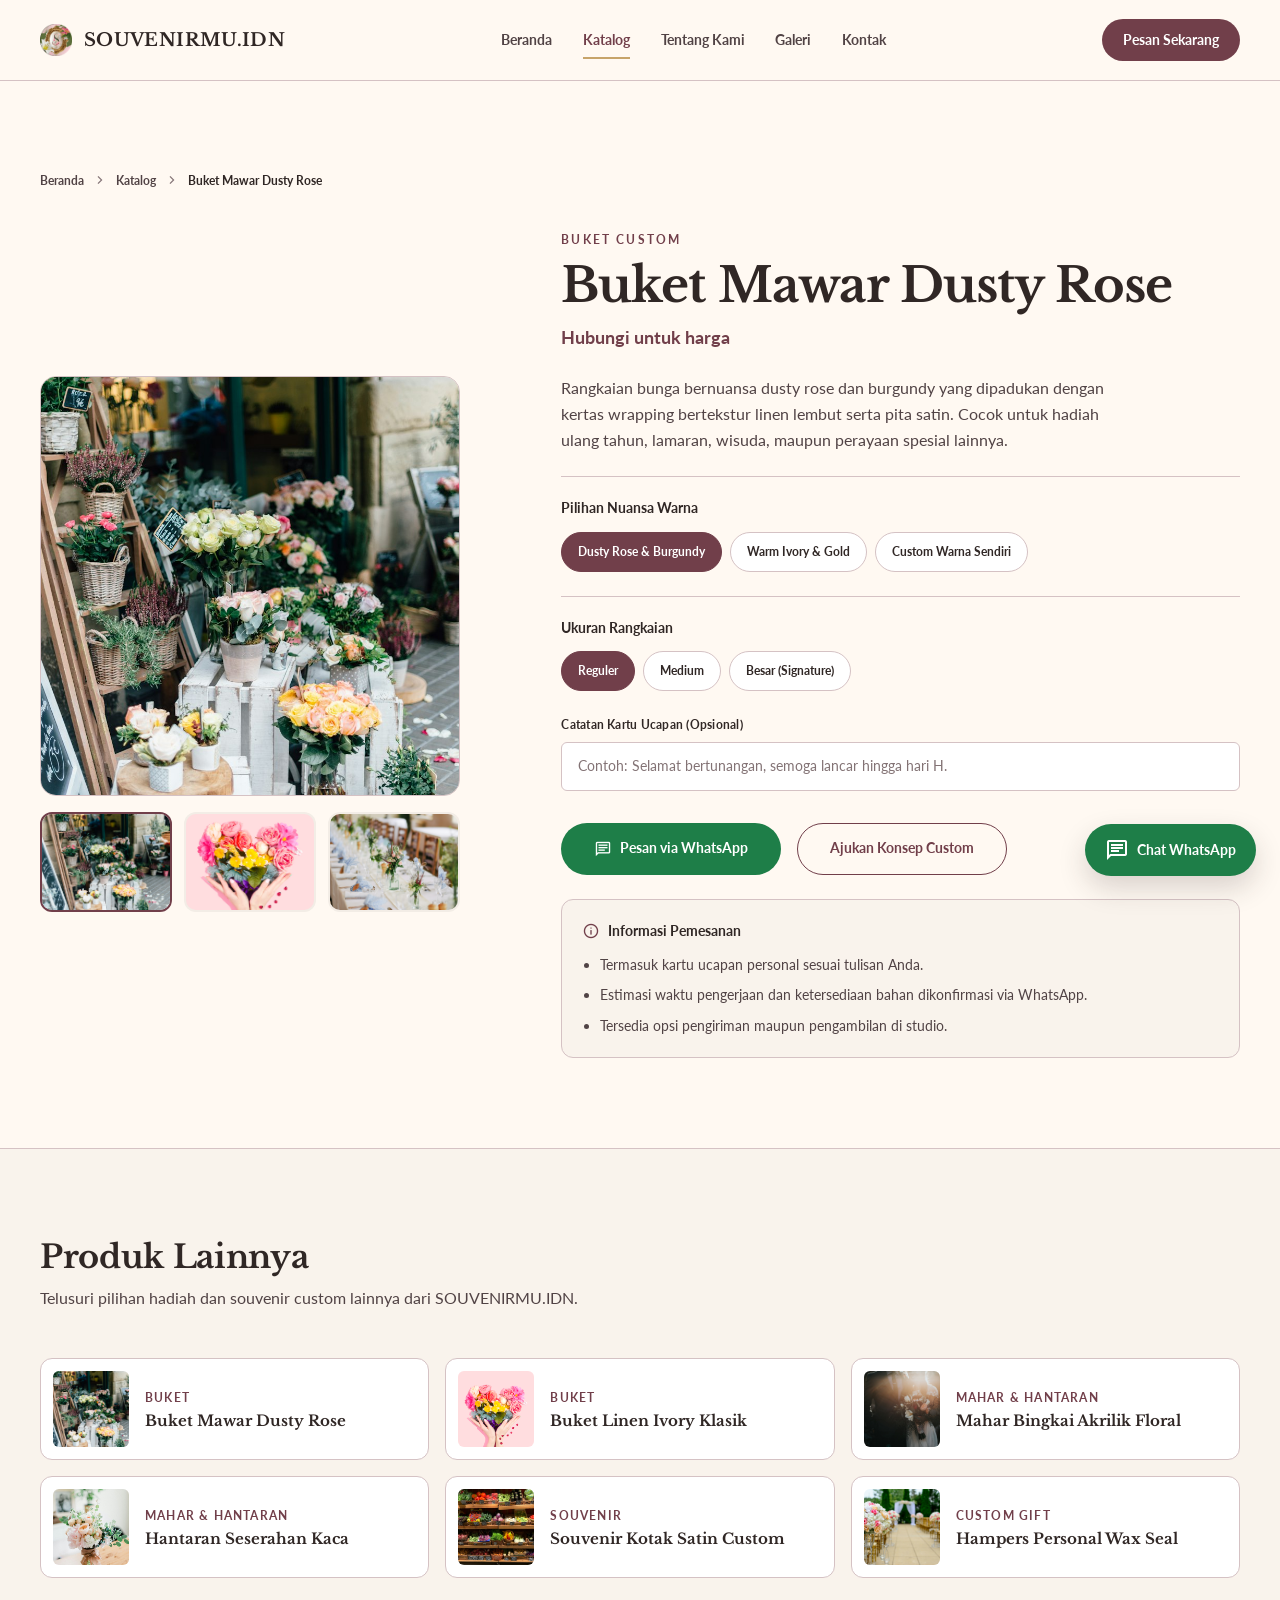
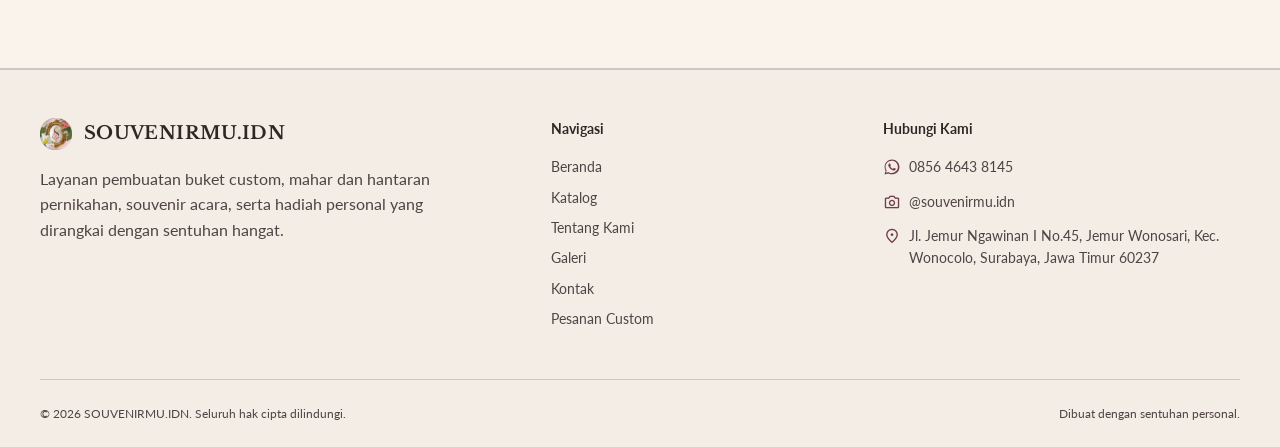
<file: detail-produk.html>
<!DOCTYPE html>
<html lang="id">
<head>
  <meta charset="UTF-8">
  <meta name="viewport" content="width=device-width, initial-scale=1.0">
  <meta name="description" content="Detail Buket Mawar Dusty Rose — rangkaian bunga custom SOUVENIRMU.IDN. Pilih nuansa warna, ukuran, dan pesan kartu ucapan.">
  <title>Detail Produk — SOUVENIRMU.IDN</title>

  <link rel="icon" type="image/png" href="assets/images/logo.png">
  <link rel="apple-touch-icon" href="assets/images/logo.png">
  <meta property="og:image" content="assets/images/logo.png">
  <meta property="og:image:type" content="image/png">
  <meta property="og:image:width" content="296">
  <meta property="og:image:height" content="298">
  <meta name="twitter:card" content="summary">
  <meta name="twitter:image" content="assets/images/logo.png">

  <link rel="preconnect" href="https://fonts.googleapis.com">
  <link rel="preconnect" href="https://fonts.gstatic.com" crossorigin>
  <link href="https://fonts.googleapis.com/css2?family=Lato:wght@400;700&amp;family=Libre+Baskerville:ital,wght@0,400;0,700;1,400&amp;display=swap" rel="stylesheet">
  <link href="https://fonts.googleapis.com/css2?family=Material+Symbols+Outlined:wght,FILL@100..700,0..1&amp;display=block" rel="stylesheet">

  <link rel="stylesheet" href="css/tokens.css">
  <link rel="stylesheet" href="css/site.css">
</head>
<body data-product-name="Buket Mawar Dusty Rose" data-note-label="Catatan kartu">
  <a class="visually-hidden" href="#main">Lewati ke konten utama</a>

  <!-- HEADER -->
  <header class="site-header">
    <div class="container header__inner">
      <a class="brand" href="index.html#beranda" aria-label="SOUVENIRMU.IDN, kembali ke beranda">
        <img class="brand__logo" src="assets/images/logo.png" alt="" aria-hidden="true" width="32" height="32">
        <span class="brand__name">SOUVENIRMU.IDN</span>
      </a>

      <nav class="nav" aria-label="Navigasi Utama">
        <a class="nav__link" href="index.html#beranda">Beranda</a>
        <a class="nav__link" href="index.html#katalog" aria-current="page">Katalog</a>
        <a class="nav__link" href="index.html#tentang-kami">Tentang Kami</a>
        <a class="nav__link" href="index.html#galeri">Galeri</a>
        <a class="nav__link" href="index.html#kontak">Kontak</a>
      </nav>

      <div class="header__actions">
        <a class="btn btn--primary btn--sm header__cta" href="pesanan-custom.html#form-custom">Pesan Sekarang</a>
        <button class="icon-button menu-toggle" id="mobile-menu-btn" type="button" aria-label="Buka menu navigasi" aria-expanded="false" aria-controls="mobile-menu">
          <span class="material-symbols-outlined" aria-hidden="true">menu</span>
        </button>
      </div>
    </div>

    <div class="mobile-nav" id="mobile-menu" hidden>
      <nav class="container mobile-nav__inner" aria-label="Navigasi Seluler">
        <a class="mobile-nav__link" href="index.html#beranda">Beranda</a>
        <a class="mobile-nav__link" href="index.html#katalog" aria-current="page">Katalog</a>
        <a class="mobile-nav__link" href="index.html#tentang-kami">Tentang Kami</a>
        <a class="mobile-nav__link" href="index.html#galeri">Galeri</a>
        <a class="mobile-nav__link" href="index.html#kontak">Kontak</a>
        <a class="btn btn--primary" href="pesanan-custom.html#form-custom">Pesan Sekarang</a>
      </nav>
    </div>
  </header>

  <main class="section" id="main">
    <div class="container">
      <nav class="breadcrumb" aria-label="Breadcrumb">
        <a href="index.html#beranda">Beranda</a>
        <span class="material-symbols-outlined" aria-hidden="true">chevron_right</span>
        <a href="index.html#katalog">Katalog</a>
        <span class="material-symbols-outlined" aria-hidden="true">chevron_right</span>
        <span aria-current="page">Buket Mawar Dusty Rose</span>
      </nav>

      <div class="product-layout">
        <!-- Galeri produk -->
        <div class="product-layout__gallery">
          <div class="gallery-main">
            <div class="media media--square">
              <img id="main-product-img" src="assets/images/produk-buket-mawar.jpg" data-img="buketMawar" width="1200" height="900" alt="Ilustrasi Buket Mawar Dusty Rose">
            </div>
          </div>

          <div class="gallery-thumbs" role="group" aria-label="Pilihan tampilan produk">
            <button class="thumb" type="button" data-image="buketMawar" aria-pressed="true" aria-label="Tampilkan gambar utama">
              <img src="assets/images/produk-buket-mawar.jpg" data-img="buketMawar" width="1200" height="900" alt="Tampak depan buket">
            </button>
            <button class="thumb" type="button" data-image="buket" aria-pressed="false" aria-label="Tampilkan balutan linen">
              <img src="assets/images/kategori-buket.jpg" data-img="buket" width="1200" height="900" alt="Tampak samping balutan linen">
            </button>
            <button class="thumb" type="button" data-image="hero" aria-pressed="false" aria-label="Tampilkan inspirasi paduan hadiah">
              <img src="assets/images/hero-rangkaian.jpg" data-img="hero" width="1200" height="900" alt="Inspirasi paduan kotak hadiah">
            </button>
          </div>
        </div>

        <!-- Informasi dan pemesanan -->
        <div class="product-layout__info">
          <div class="detail__heading">
            <p class="eyebrow">Buket Custom</p>
            <h1 class="detail__title">Buket Mawar Dusty Rose</h1>
            <p class="detail__price">Hubungi untuk harga</p>
          </div>

          <p class="lead">Rangkaian bunga bernuansa dusty rose dan burgundy yang dipadukan dengan kertas wrapping bertekstur linen lembut serta pita satin. Cocok untuk hadiah ulang tahun, lamaran, wisuda, maupun perayaan spesial lainnya.</p>

          <div class="option-group">
            <span class="option-group__label">Pilihan Nuansa Warna</span>
            <div class="option-list" role="group" aria-label="Pilihan nuansa warna" data-option-label="Warna">
              <button class="option opt-color" type="button" data-value="Dusty Rose &amp; Burgundy" aria-pressed="true">Dusty Rose &amp; Burgundy</button>
              <button class="option opt-color" type="button" data-value="Warm Ivory &amp; Gold" aria-pressed="false">Warm Ivory &amp; Gold</button>
              <button class="option opt-color" type="button" data-value="Custom Warna Sendiri" aria-pressed="false">Custom Warna Sendiri</button>
            </div>
          </div>

          <div class="option-group">
            <span class="option-group__label">Ukuran Rangkaian</span>
            <div class="option-list" role="group" aria-label="Ukuran rangkaian" data-option-label="Ukuran">
              <button class="option opt-size" type="button" data-value="Reguler" aria-pressed="true">Reguler</button>
              <button class="option opt-size" type="button" data-value="Medium" aria-pressed="false">Medium</button>
              <button class="option opt-size" type="button" data-value="Besar (Signature)" aria-pressed="false">Besar (Signature)</button>
            </div>
          </div>

          <label class="field" for="card-note">
            <span class="field__label">Catatan Kartu Ucapan (Opsional)</span>
            <input id="card-note" type="text" placeholder="Contoh: Selamat bertunangan, semoga lancar hingga hari H.">
          </label>

          <div class="detail__actions">
            <a class="btn btn--wa btn--lg" id="wa-order-link" href="https://wa.me/6285646438145" target="_blank" rel="noopener noreferrer">
              <span class="material-symbols-outlined btn__icon" aria-hidden="true">chat</span>
              Pesan via WhatsApp
            </a>
            <a class="btn btn--outline btn--lg" href="pesanan-custom.html#form-custom">Ajukan Konsep Custom</a>
          </div>

          <div class="info-box">
            <div class="info-box__title">
              <span class="material-symbols-outlined" aria-hidden="true">info</span>
              <span>Informasi Pemesanan</span>
            </div>
            <ul>
              <li>Termasuk kartu ucapan personal sesuai tulisan Anda.</li>
              <li>Estimasi waktu pengerjaan dan ketersediaan bahan dikonfirmasi via WhatsApp.</li>
              <li>Tersedia opsi pengiriman maupun pengambilan di studio.</li>
            </ul>
          </div>
        </div>
      </div>
    </div>
  </main>

    <!-- PRODUK LAINNYA -->
    <section class="section section--tint" aria-labelledby="produk-lain-judul">
      <div class="container">
        <div class="section__head">
          <div>
            <h2 id="produk-lain-judul">Produk Lainnya</h2>
            <p class="lead">Telusuri pilihan hadiah dan souvenir custom lainnya dari SOUVENIRMU.IDN.</p>
          </div>
        </div>

        <div class="mini-grid">
          <a class="mini-card" href="detail-produk.html">
            <span class="media mini-card__media"><img src="assets/images/produk-buket-mawar.jpg" data-img="buketMawar" width="1200" height="900" alt="Ilustrasi Buket Mawar Dusty Rose" loading="lazy"></span>
            <span class="mini-card__text"><span class="mini-card__cat">Buket</span><span class="mini-card__name">Buket Mawar Dusty Rose</span></span>
          </a>
          <a class="mini-card" href="detail-buket-linen-ivory.html">
            <span class="media mini-card__media"><img src="assets/images/kategori-buket.jpg" data-img="buket" width="1200" height="1200" alt="Ilustrasi Buket Linen Ivory Klasik" loading="lazy"></span>
            <span class="mini-card__text"><span class="mini-card__cat">Buket</span><span class="mini-card__name">Buket Linen Ivory Klasik</span></span>
          </a>
          <a class="mini-card" href="detail-mahar-akrilik.html">
            <span class="media mini-card__media"><img src="assets/images/produk-mahar-akrilik.jpg" data-img="maharAkrilik" width="1200" height="800" alt="Ilustrasi Mahar Bingkai Akrilik Floral" loading="lazy"></span>
            <span class="mini-card__text"><span class="mini-card__cat">Mahar &amp; Hantaran</span><span class="mini-card__name">Mahar Bingkai Akrilik Floral</span></span>
          </a>
          <a class="mini-card" href="detail-hantaran-kaca.html">
            <span class="media mini-card__media"><img src="assets/images/produk-hantaran-kaca.jpg" data-img="hantaranKaca" width="1200" height="1800" alt="Ilustrasi Hantaran Seserahan Kaca" loading="lazy"></span>
            <span class="mini-card__text"><span class="mini-card__cat">Mahar &amp; Hantaran</span><span class="mini-card__name">Hantaran Seserahan Kaca</span></span>
          </a>
          <a class="mini-card" href="detail-souvenir-satin.html">
            <span class="media mini-card__media"><img src="assets/images/produk-souvenir-satin.jpg" data-img="souvenirSatin" width="1200" height="900" alt="Ilustrasi Souvenir Kotak Satin Custom" loading="lazy"></span>
            <span class="mini-card__text"><span class="mini-card__cat">Souvenir</span><span class="mini-card__name">Souvenir Kotak Satin Custom</span></span>
          </a>
          <a class="mini-card" href="detail-hampers-wax-seal.html">
            <span class="media mini-card__media"><img src="assets/images/kategori-custom-gift.jpg" data-img="gift" width="1200" height="801" alt="Ilustrasi Hampers Personal Wax Seal" loading="lazy"></span>
            <span class="mini-card__text"><span class="mini-card__cat">Custom Gift</span><span class="mini-card__name">Hampers Personal Wax Seal</span></span>
          </a>
        </div>
      </div>
    </section>

  <!-- FOOTER -->
  <footer class="site-footer" id="kontak">
    <div class="container">
      <div class="footer__grid">
        <div class="footer__col">

          <a class="brand" href="index.html#beranda" aria-label="SOUVENIRMU.IDN, kembali ke beranda">
            <img class="brand__logo" src="assets/images/logo.png" alt="" aria-hidden="true" width="32" height="32">
            <span class="brand__name">SOUVENIRMU.IDN</span>
          </a>
          <p class="lead">Layanan pembuatan buket custom, mahar dan hantaran pernikahan, souvenir acara, serta hadiah personal yang dirangkai dengan sentuhan hangat.</p>
        </div>

        <div class="footer__col">
          <h2 class="footer__title">Navigasi</h2>
          <nav class="footer__links" aria-label="Navigasi Footer">
            <a href="index.html#beranda">Beranda</a>
            <a href="index.html#katalog">Katalog</a>
            <a href="index.html#tentang-kami">Tentang Kami</a>
            <a href="index.html#galeri">Galeri</a>
            <a href="index.html#kontak">Kontak</a>
            <a href="pesanan-custom.html#form-custom">Pesanan Custom</a>
          </nav>
        </div>

        <div class="footer__col">
          <h2 class="footer__title">Hubungi Kami</h2>
          <div class="footer__contact">
            <a href="https://wa.me/6285646438145" target="_blank" rel="noopener noreferrer" data-wa-plain>
              <svg class="footer__wa-icon" viewBox="0 0 24 24" fill="currentColor" aria-hidden="true">
                <path d="M12.04 2C6.58 2 2.13 6.45 2.13 11.91c0 1.75.46 3.45 1.32 4.95L2 22l5.25-1.38c1.45.79 3.08 1.21 4.79 1.21h.01c5.46 0 9.91-4.45 9.91-9.91C21.96 6.45 17.5 2 12.04 2Zm0 18.14c-1.61 0-3.18-.43-4.56-1.24l-.33-.2-3.11.82.83-3.03-.21-.31a8.2 8.2 0 0 1-1.26-4.39c0-4.53 3.69-8.22 8.23-8.22 2.2 0 4.26.86 5.81 2.41a8.17 8.17 0 0 1 2.41 5.81c0 4.53-3.69 8.22-8.23 8.22Zm4.51-6.16c-.24-.12-1.45-.72-1.67-.8-.23-.08-.39-.12-.56.12-.16.25-.64.8-.79.96-.14.17-.28.18-.53.06-.24-.12-1.02-.38-1.96-1.21-.72-.64-1.21-1.43-1.35-1.68-.14-.25-.01-.38.1-.5.11-.11.25-.28.37-.42.13-.14.17-.24.25-.4.08-.16.04-.3-.02-.42-.06-.12-.55-1.33-.75-1.82-.2-.48-.4-.41-.55-.42h-.48c-.16 0-.43.06-.65.3-.23.25-.86.84-.86 2.04 0 1.2.88 2.37 1 2.54.12.16 1.73 2.63 4.18 3.68.58.25 1.04.4 1.39.51.59.19 1.12.16 1.54.09.47-.07 1.46-.6 1.67-1.17.2-.58.2-1.08.14-1.18-.06-.1-.21-.16-.46-.28Z" />
              </svg>
              <span>0856 4643 8145</span>
            </a>
            <a href="https://instagram.com/souvenirmu.idn" target="_blank" rel="noopener noreferrer" data-instagram>
              <span class="material-symbols-outlined" aria-hidden="true">photo_camera</span>
              <span>@souvenirmu.idn</span>
            </a>

            <a href="https://maps.app.goo.gl/R6LeHqJJnvshANLo7" target="_blank" rel="noopener noreferrer" data-maps>
              <span class="material-symbols-outlined" aria-hidden="true">location_on</span>
              <span>Jl. Jemur Ngawinan I No.45, Jemur Wonosari, Kec. Wonocolo, Surabaya, Jawa Timur 60237</span>
            </a>
          </div>
        </div>
      </div>

      <div class="footer__bottom">
        <span>© 2026 SOUVENIRMU.IDN. Seluruh hak cipta dilindungi.</span>
        <span>Dibuat dengan sentuhan personal.</span>
      </div>
    </div>
  </footer>

  <a class="wa-fab" href="https://wa.me/6285646438145" target="_blank" rel="noopener noreferrer" aria-label="Konsultasi melalui WhatsApp" data-wa-text="Halo SOUVENIRMU.IDN, saya ingin bertanya mengenai produk.">
    <span class="material-symbols-outlined" aria-hidden="true">chat</span>
    <span class="wa-fab__label">Chat WhatsApp</span>
  </a>

  <script src="js/config.js"></script>
  <script src="js/site.js"></script>
</body>
</html>
</file>
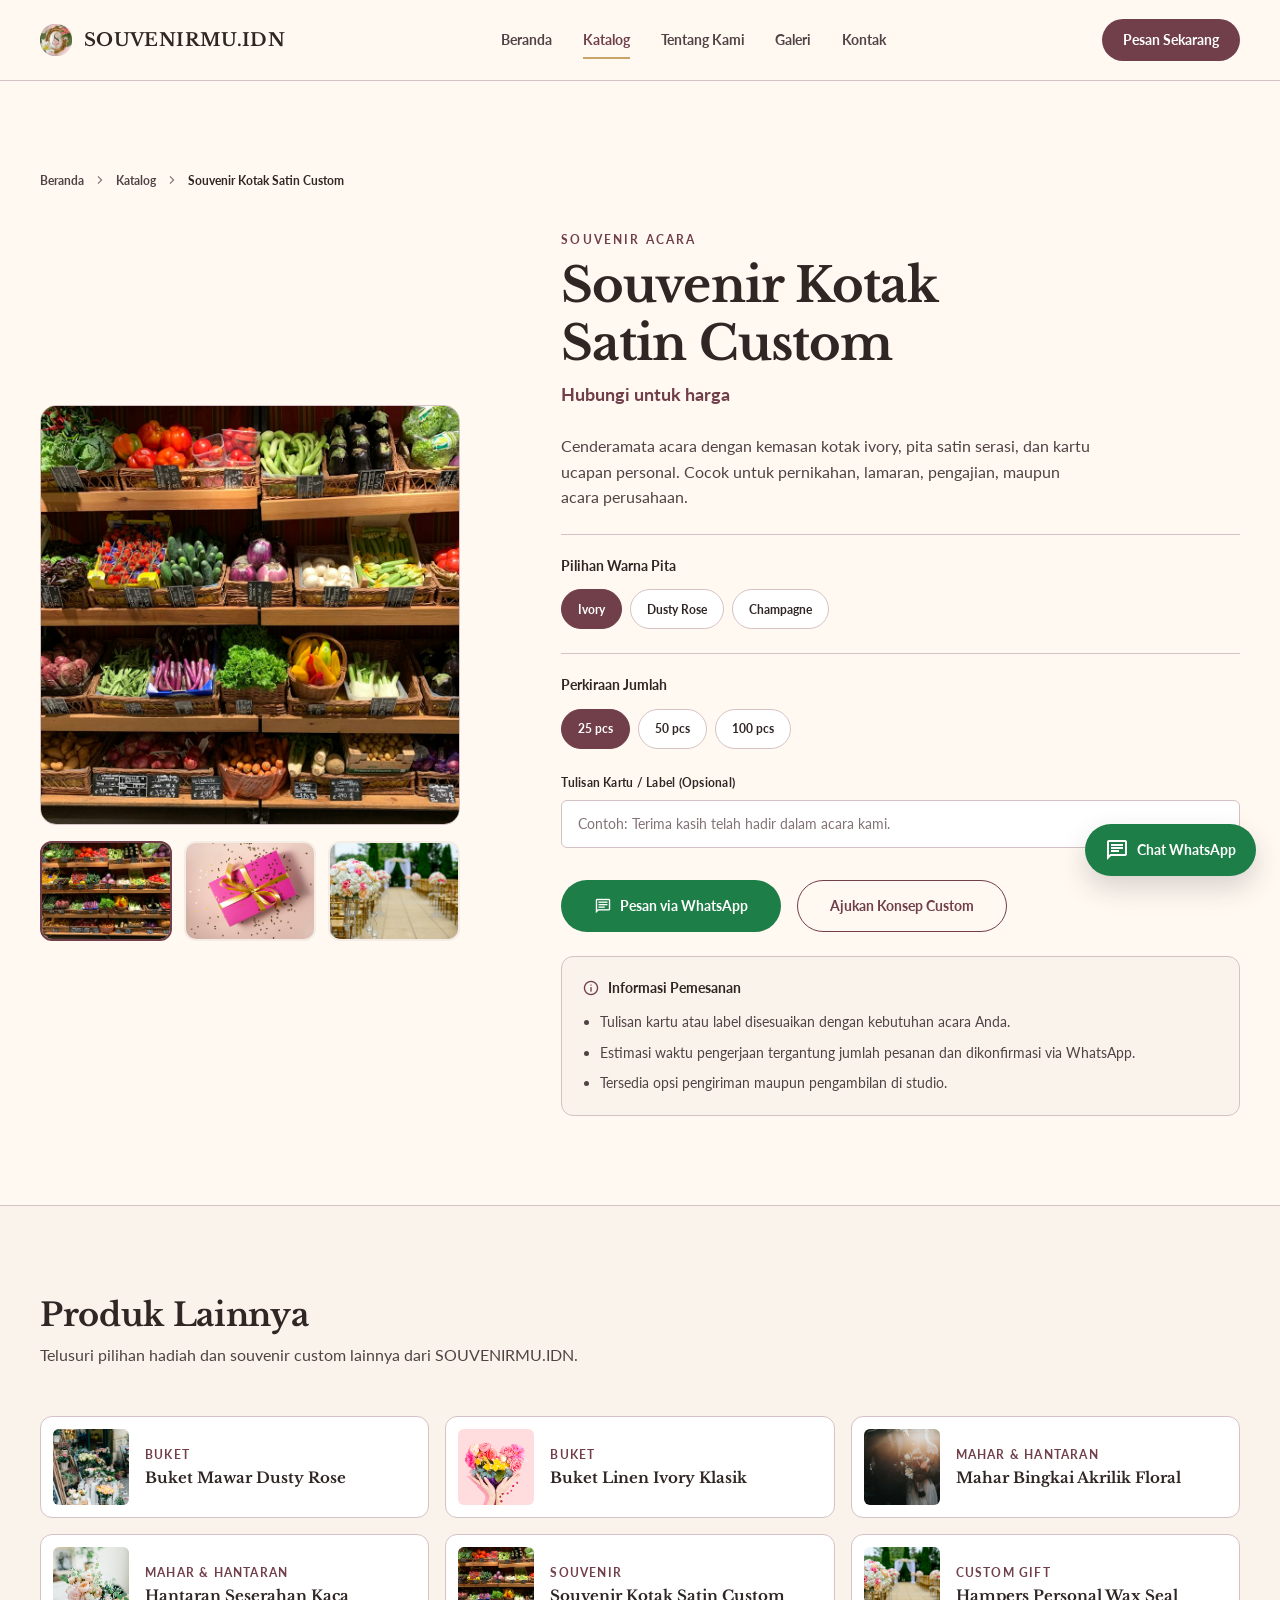
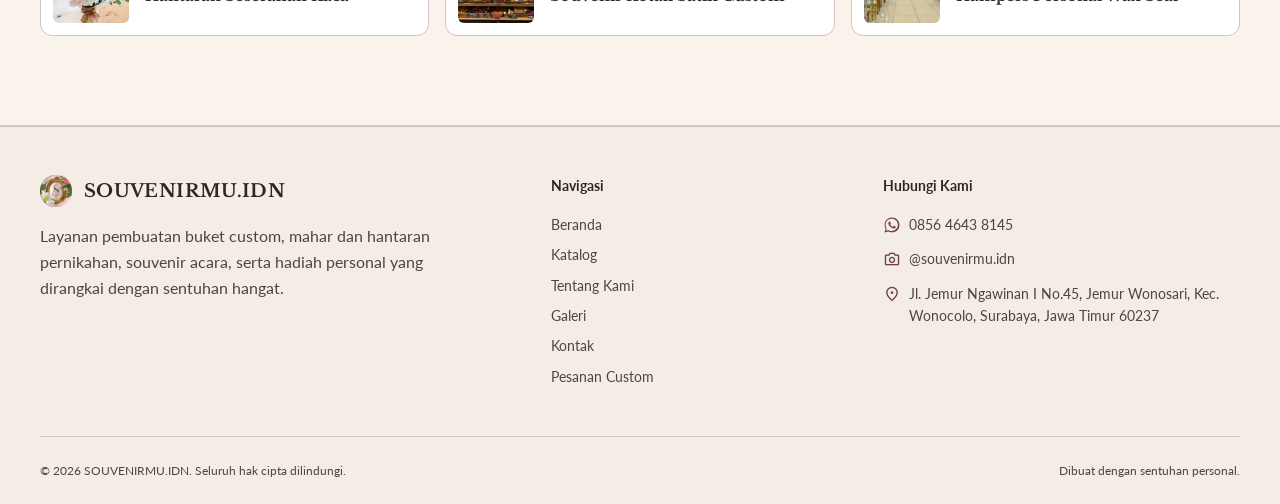
<file: detail-souvenir-satin.html>
<!DOCTYPE html>
<html lang="id">
<head>
  <meta charset="UTF-8">
  <meta name="viewport" content="width=device-width, initial-scale=1.0">
  <meta name="description" content="Detail Souvenir Kotak Satin Custom — cenderamata acara dengan kemasan kotak ivory, pita satin serasi, dan kartu ucapan personal.">
  <title>Detail Souvenir Kotak Satin Custom — SOUVENIRMU.IDN</title>

  <link rel="icon" type="image/png" href="assets/images/logo.png">
  <link rel="apple-touch-icon" href="assets/images/logo.png">
  <meta property="og:image" content="assets/images/logo.png">
  <meta property="og:image:type" content="image/png">
  <meta property="og:image:width" content="296">
  <meta property="og:image:height" content="298">
  <meta name="twitter:card" content="summary">
  <meta name="twitter:image" content="assets/images/logo.png">

  <link rel="preconnect" href="https://fonts.googleapis.com">
  <link rel="preconnect" href="https://fonts.gstatic.com" crossorigin>
  <link href="https://fonts.googleapis.com/css2?family=Lato:wght@400;700&amp;family=Libre+Baskerville:ital,wght@0,400;0,700;1,400&amp;display=swap" rel="stylesheet">
  <link href="https://fonts.googleapis.com/css2?family=Material+Symbols+Outlined:wght,FILL@100..700,0..1&amp;display=block" rel="stylesheet">

  <link rel="stylesheet" href="css/tokens.css">
  <link rel="stylesheet" href="css/site.css">
</head>
<body data-product-name="Souvenir Kotak Satin Custom" data-note-label="Tulisan kartu">
  <a class="visually-hidden" href="#main">Lewati ke konten utama</a>

  <!-- HEADER -->
  <header class="site-header">
    <div class="container header__inner">
      <a class="brand" href="index.html#beranda" aria-label="SOUVENIRMU.IDN, kembali ke beranda">
        <img class="brand__logo" src="assets/images/logo.png" alt="" aria-hidden="true" width="32" height="32">
        <span class="brand__name">SOUVENIRMU.IDN</span>
      </a>

      <nav class="nav" aria-label="Navigasi Utama">
        <a class="nav__link" href="index.html#beranda">Beranda</a>
        <a class="nav__link" href="index.html#katalog" aria-current="page">Katalog</a>
        <a class="nav__link" href="index.html#tentang-kami">Tentang Kami</a>
        <a class="nav__link" href="index.html#galeri">Galeri</a>
        <a class="nav__link" href="index.html#kontak">Kontak</a>
      </nav>

      <div class="header__actions">
        <a class="btn btn--primary btn--sm header__cta" href="pesanan-custom.html#form-custom">Pesan Sekarang</a>
        <button class="icon-button menu-toggle" id="mobile-menu-btn" type="button" aria-label="Buka menu navigasi" aria-expanded="false" aria-controls="mobile-menu">
          <span class="material-symbols-outlined" aria-hidden="true">menu</span>
        </button>
      </div>
    </div>

    <div class="mobile-nav" id="mobile-menu" hidden>
      <nav class="container mobile-nav__inner" aria-label="Navigasi Seluler">
        <a class="mobile-nav__link" href="index.html#beranda">Beranda</a>
        <a class="mobile-nav__link" href="index.html#katalog" aria-current="page">Katalog</a>
        <a class="mobile-nav__link" href="index.html#tentang-kami">Tentang Kami</a>
        <a class="mobile-nav__link" href="index.html#galeri">Galeri</a>
        <a class="mobile-nav__link" href="index.html#kontak">Kontak</a>
        <a class="btn btn--primary" href="pesanan-custom.html#form-custom">Pesan Sekarang</a>
      </nav>
    </div>
  </header>

  <main class="section" id="main">
    <div class="container">
      <nav class="breadcrumb" aria-label="Breadcrumb">
        <a href="index.html#beranda">Beranda</a>
        <span class="material-symbols-outlined" aria-hidden="true">chevron_right</span>
        <a href="index.html#katalog">Katalog</a>
        <span class="material-symbols-outlined" aria-hidden="true">chevron_right</span>
        <span aria-current="page">Souvenir Kotak Satin Custom</span>
      </nav>

      <div class="product-layout">
        <div class="product-layout__gallery">
          <div class="gallery-main">
            <div class="media media--square">
              <img id="main-product-img" src="assets/images/produk-souvenir-satin.jpg" data-img="souvenirSatin" width="1200" height="900" alt="Ilustrasi Souvenir Kotak Satin Custom">
            </div>
          </div>

          <div class="gallery-thumbs" role="group" aria-label="Pilihan tampilan produk">
            <button class="thumb" type="button" data-image="souvenirSatin" aria-pressed="true" aria-label="Tampilkan tampilan depan souvenir">
              <img src="assets/images/produk-souvenir-satin.jpg" data-img="souvenirSatin" width="1200" height="900" alt="Tampak depan kotak souvenir">
            </button>
            <button class="thumb" type="button" data-image="souvenir" aria-pressed="false" aria-label="Tampilkan pilihan souvenir acara">
              <img src="assets/images/kategori-souvenir.jpg" data-img="souvenir" width="1200" height="829" alt="Pilihan souvenir acara">
            </button>
            <button class="thumb" type="button" data-image="gift" aria-pressed="false" aria-label="Tampilkan inspirasi kemasan hadiah">
              <img src="assets/images/kategori-custom-gift.jpg" data-img="gift" width="1200" height="801" alt="Inspirasi kemasan hadiah">
            </button>
          </div>
        </div>

        <div class="product-layout__info">
          <div class="detail__heading">
            <p class="eyebrow">Souvenir Acara</p>
            <h1 class="detail__title">Souvenir Kotak Satin Custom</h1>
            <p class="detail__price">Hubungi untuk harga</p>
          </div>

          <p class="lead">Cenderamata acara dengan kemasan kotak ivory, pita satin serasi, dan kartu ucapan personal. Cocok untuk pernikahan, lamaran, pengajian, maupun acara perusahaan.</p>

          <div class="option-group">
            <span class="option-group__label">Pilihan Warna Pita</span>
            <div class="option-list" role="group" aria-label="Pilihan warna pita" data-option-label="Warna pita">
              <button class="option opt-color" type="button" data-value="Ivory" aria-pressed="true">Ivory</button>
              <button class="option opt-color" type="button" data-value="Dusty Rose" aria-pressed="false">Dusty Rose</button>
              <button class="option opt-color" type="button" data-value="Champagne" aria-pressed="false">Champagne</button>
            </div>
          </div>

          <div class="option-group">
            <span class="option-group__label">Perkiraan Jumlah</span>
            <div class="option-list" role="group" aria-label="Perkiraan jumlah pesanan" data-option-label="Jumlah">
              <button class="option opt-size" type="button" data-value="25 pcs" aria-pressed="true">25 pcs</button>
              <button class="option opt-size" type="button" data-value="50 pcs" aria-pressed="false">50 pcs</button>
              <button class="option opt-size" type="button" data-value="100 pcs" aria-pressed="false">100 pcs</button>
            </div>
          </div>


          <label class="field" for="card-note">
            <span class="field__label">Tulisan Kartu / Label (Opsional)</span>
            <input id="card-note" type="text" placeholder="Contoh: Terima kasih telah hadir dalam acara kami.">
          </label>

          <div class="detail__actions">
            <a class="btn btn--wa btn--lg" id="wa-order-link" href="https://wa.me/6285646438145" target="_blank" rel="noopener noreferrer">
              <span class="material-symbols-outlined btn__icon" aria-hidden="true">chat</span>
              Pesan via WhatsApp
            </a>
            <a class="btn btn--outline btn--lg" href="pesanan-custom.html#form-custom">Ajukan Konsep Custom</a>
          </div>

          <div class="info-box">
            <div class="info-box__title">
              <span class="material-symbols-outlined" aria-hidden="true">info</span>
              <span>Informasi Pemesanan</span>
            </div>
            <ul>
              <li>Tulisan kartu atau label disesuaikan dengan kebutuhan acara Anda.</li>
              <li>Estimasi waktu pengerjaan tergantung jumlah pesanan dan dikonfirmasi via WhatsApp.</li>
              <li>Tersedia opsi pengiriman maupun pengambilan di studio.</li>
            </ul>
          </div>
        </div>
      </div>
    </div>
  </main>

    <!-- PRODUK LAINNYA -->
    <section class="section section--tint" aria-labelledby="produk-lain-judul">
      <div class="container">
        <div class="section__head">
          <div>
            <h2 id="produk-lain-judul">Produk Lainnya</h2>
            <p class="lead">Telusuri pilihan hadiah dan souvenir custom lainnya dari SOUVENIRMU.IDN.</p>
          </div>
        </div>

        <div class="mini-grid">
          <a class="mini-card" href="detail-produk.html">
            <span class="media mini-card__media"><img src="assets/images/produk-buket-mawar.jpg" data-img="buketMawar" width="1200" height="900" alt="Ilustrasi Buket Mawar Dusty Rose" loading="lazy"></span>
            <span class="mini-card__text"><span class="mini-card__cat">Buket</span><span class="mini-card__name">Buket Mawar Dusty Rose</span></span>
          </a>
          <a class="mini-card" href="detail-buket-linen-ivory.html">
            <span class="media mini-card__media"><img src="assets/images/kategori-buket.jpg" data-img="buket" width="1200" height="1200" alt="Ilustrasi Buket Linen Ivory Klasik" loading="lazy"></span>
            <span class="mini-card__text"><span class="mini-card__cat">Buket</span><span class="mini-card__name">Buket Linen Ivory Klasik</span></span>
          </a>
          <a class="mini-card" href="detail-mahar-akrilik.html">
            <span class="media mini-card__media"><img src="assets/images/produk-mahar-akrilik.jpg" data-img="maharAkrilik" width="1200" height="800" alt="Ilustrasi Mahar Bingkai Akrilik Floral" loading="lazy"></span>
            <span class="mini-card__text"><span class="mini-card__cat">Mahar &amp; Hantaran</span><span class="mini-card__name">Mahar Bingkai Akrilik Floral</span></span>
          </a>
          <a class="mini-card" href="detail-hantaran-kaca.html">
            <span class="media mini-card__media"><img src="assets/images/produk-hantaran-kaca.jpg" data-img="hantaranKaca" width="1200" height="1800" alt="Ilustrasi Hantaran Seserahan Kaca" loading="lazy"></span>
            <span class="mini-card__text"><span class="mini-card__cat">Mahar &amp; Hantaran</span><span class="mini-card__name">Hantaran Seserahan Kaca</span></span>
          </a>
          <a class="mini-card" href="detail-souvenir-satin.html">
            <span class="media mini-card__media"><img src="assets/images/produk-souvenir-satin.jpg" data-img="souvenirSatin" width="1200" height="900" alt="Ilustrasi Souvenir Kotak Satin Custom" loading="lazy"></span>
            <span class="mini-card__text"><span class="mini-card__cat">Souvenir</span><span class="mini-card__name">Souvenir Kotak Satin Custom</span></span>
          </a>
          <a class="mini-card" href="detail-hampers-wax-seal.html">
            <span class="media mini-card__media"><img src="assets/images/kategori-custom-gift.jpg" data-img="gift" width="1200" height="801" alt="Ilustrasi Hampers Personal Wax Seal" loading="lazy"></span>
            <span class="mini-card__text"><span class="mini-card__cat">Custom Gift</span><span class="mini-card__name">Hampers Personal Wax Seal</span></span>
          </a>
        </div>
      </div>
    </section>

  <!-- FOOTER -->
  <footer class="site-footer" id="kontak">
    <div class="container">
      <div class="footer__grid">
        <div class="footer__col">

          <a class="brand" href="index.html#beranda" aria-label="SOUVENIRMU.IDN, kembali ke beranda">
            <img class="brand__logo" src="assets/images/logo.png" alt="" aria-hidden="true" width="32" height="32">
            <span class="brand__name">SOUVENIRMU.IDN</span>
          </a>
          <p class="lead">Layanan pembuatan buket custom, mahar dan hantaran pernikahan, souvenir acara, serta hadiah personal yang dirangkai dengan sentuhan hangat.</p>
        </div>

        <div class="footer__col">
          <h2 class="footer__title">Navigasi</h2>
          <nav class="footer__links" aria-label="Navigasi Footer">
            <a href="index.html#beranda">Beranda</a>
            <a href="index.html#katalog">Katalog</a>
            <a href="index.html#tentang-kami">Tentang Kami</a>
            <a href="index.html#galeri">Galeri</a>
            <a href="index.html#kontak">Kontak</a>
            <a href="pesanan-custom.html#form-custom">Pesanan Custom</a>
          </nav>
        </div>

        <div class="footer__col">
          <h2 class="footer__title">Hubungi Kami</h2>
          <div class="footer__contact">
            <a href="https://wa.me/6285646438145" target="_blank" rel="noopener noreferrer" data-wa-plain>
              <svg class="footer__wa-icon" viewBox="0 0 24 24" fill="currentColor" aria-hidden="true">
                <path d="M12.04 2C6.58 2 2.13 6.45 2.13 11.91c0 1.75.46 3.45 1.32 4.95L2 22l5.25-1.38c1.45.79 3.08 1.21 4.79 1.21h.01c5.46 0 9.91-4.45 9.91-9.91C21.96 6.45 17.5 2 12.04 2Zm0 18.14c-1.61 0-3.18-.43-4.56-1.24l-.33-.2-3.11.82.83-3.03-.21-.31a8.2 8.2 0 0 1-1.26-4.39c0-4.53 3.69-8.22 8.23-8.22 2.2 0 4.26.86 5.81 2.41a8.17 8.17 0 0 1 2.41 5.81c0 4.53-3.69 8.22-8.23 8.22Zm4.51-6.16c-.24-.12-1.45-.72-1.67-.8-.23-.08-.39-.12-.56.12-.16.25-.64.8-.79.96-.14.17-.28.18-.53.06-.24-.12-1.02-.38-1.96-1.21-.72-.64-1.21-1.43-1.35-1.68-.14-.25-.01-.38.1-.5.11-.11.25-.28.37-.42.13-.14.17-.24.25-.4.08-.16.04-.3-.02-.42-.06-.12-.55-1.33-.75-1.82-.2-.48-.4-.41-.55-.42h-.48c-.16 0-.43.06-.65.3-.23.25-.86.84-.86 2.04 0 1.2.88 2.37 1 2.54.12.16 1.73 2.63 4.18 3.68.58.25 1.04.4 1.39.51.59.19 1.12.16 1.54.09.47-.07 1.46-.6 1.67-1.17.2-.58.2-1.08.14-1.18-.06-.1-.21-.16-.46-.28Z" />
              </svg>
              <span>0856 4643 8145</span>
            </a>
            <a href="https://instagram.com/souvenirmu.idn" target="_blank" rel="noopener noreferrer" data-instagram>
              <span class="material-symbols-outlined" aria-hidden="true">photo_camera</span>
              <span>@souvenirmu.idn</span>
            </a>

            <a href="https://maps.app.goo.gl/R6LeHqJJnvshANLo7" target="_blank" rel="noopener noreferrer" data-maps>
              <span class="material-symbols-outlined" aria-hidden="true">location_on</span>
              <span>Jl. Jemur Ngawinan I No.45, Jemur Wonosari, Kec. Wonocolo, Surabaya, Jawa Timur 60237</span>
            </a>
          </div>
        </div>
      </div>

      <div class="footer__bottom">
        <span>© 2026 SOUVENIRMU.IDN. Seluruh hak cipta dilindungi.</span>
        <span>Dibuat dengan sentuhan personal.</span>
      </div>
    </div>
  </footer>

  <a class="wa-fab" href="https://wa.me/6285646438145" target="_blank" rel="noopener noreferrer" aria-label="Konsultasi melalui WhatsApp" data-wa-text="Halo SOUVENIRMU.IDN, saya ingin bertanya mengenai produk.">
    <span class="material-symbols-outlined" aria-hidden="true">chat</span>
    <span class="wa-fab__label">Chat WhatsApp</span>
  </a>

  <script src="js/config.js"></script>
  <script src="js/site.js"></script>
</body>
</html>
</file>
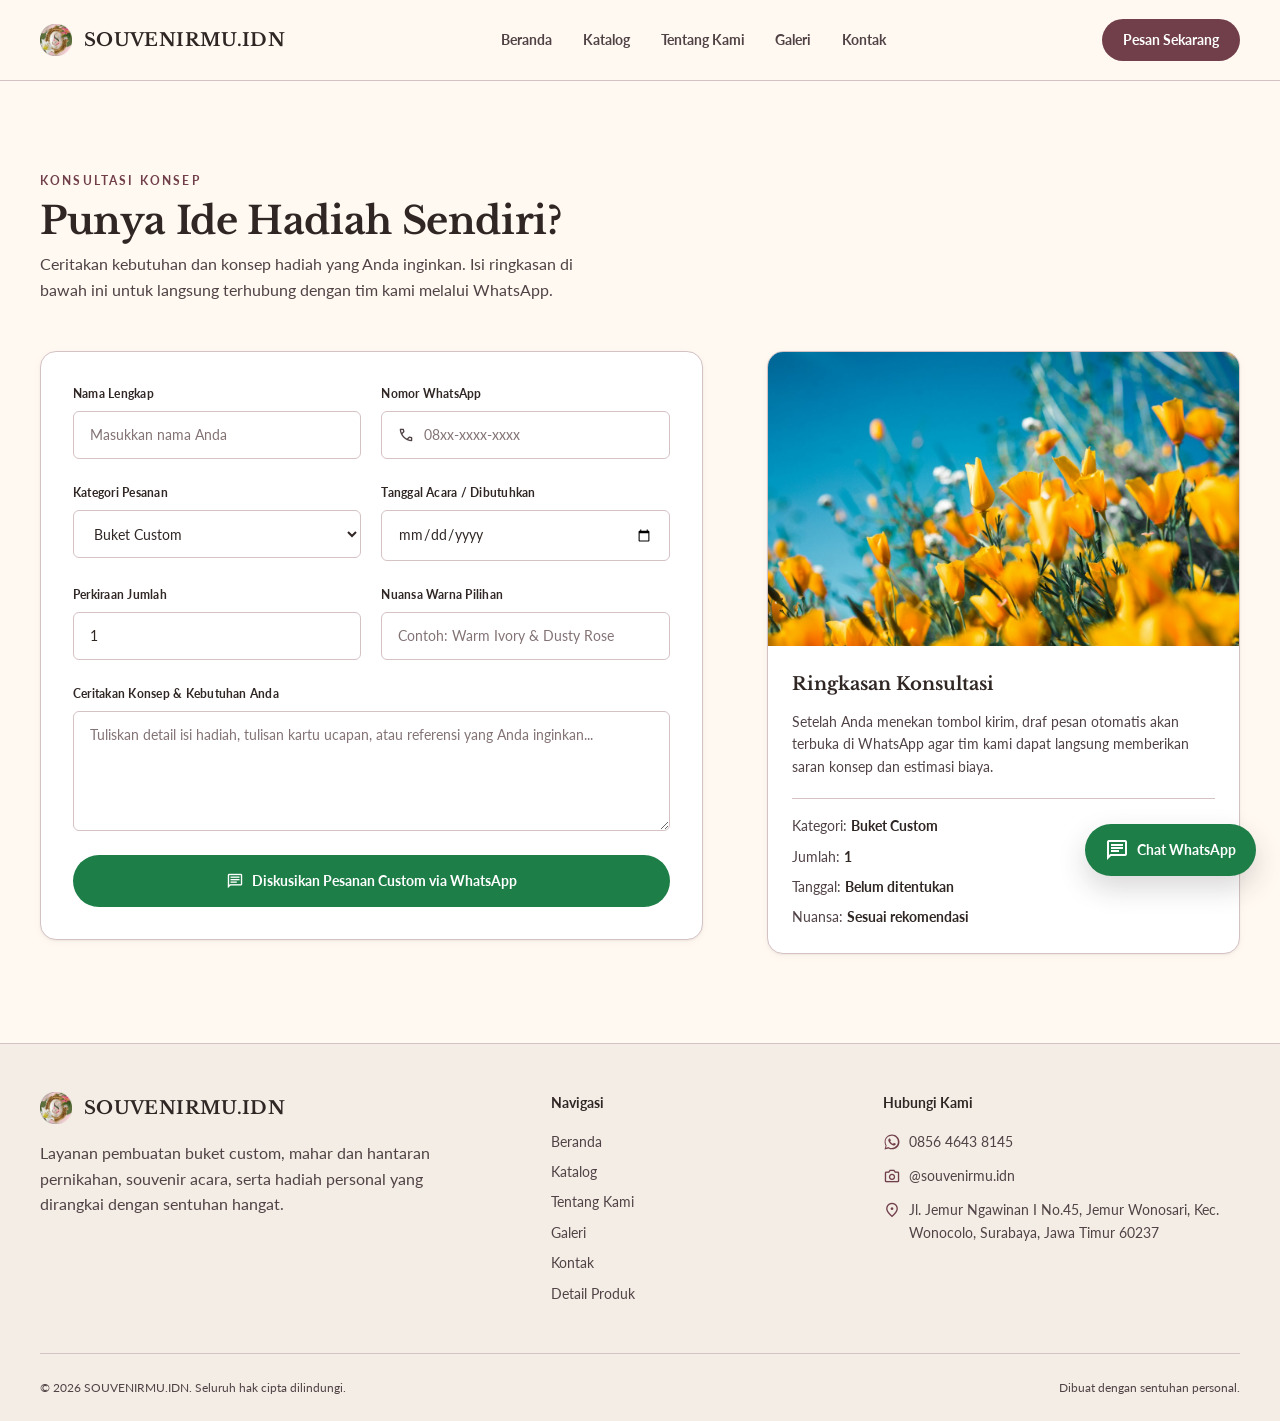
<file: pesanan-custom.html>
<!DOCTYPE html>
<html lang="id">
<head>
  <meta charset="UTF-8">
  <meta name="viewport" content="width=device-width, initial-scale=1.0">
  <meta name="description" content="Konsultasi pesanan custom SOUVENIRMU.IDN — ceritakan konsep hadiah Anda dan terhubung langsung dengan tim kami melalui WhatsApp.">
  <title>Pesanan Custom — SOUVENIRMU.IDN</title>

  <link rel="icon" type="image/png" href="assets/images/logo.png">
  <link rel="apple-touch-icon" href="assets/images/logo.png">
  <meta property="og:image" content="assets/images/logo.png">
  <meta property="og:image:type" content="image/png">
  <meta property="og:image:width" content="296">
  <meta property="og:image:height" content="298">
  <meta name="twitter:card" content="summary">
  <meta name="twitter:image" content="assets/images/logo.png">

  <link rel="preconnect" href="https://fonts.googleapis.com">
  <link rel="preconnect" href="https://fonts.gstatic.com" crossorigin>
  <link href="https://fonts.googleapis.com/css2?family=Lato:wght@400;700&amp;family=Libre+Baskerville:ital,wght@0,400;0,700;1,400&amp;display=swap" rel="stylesheet">
  <link href="https://fonts.googleapis.com/css2?family=Material+Symbols+Outlined:wght,FILL@100..700,0..1&amp;display=block" rel="stylesheet">

  <link rel="stylesheet" href="css/tokens.css">
  <link rel="stylesheet" href="css/site.css">
</head>
<body>
  <a class="visually-hidden" href="#main">Lewati ke konten utama</a>

  <!-- HEADER -->
  <header class="site-header">
    <div class="container header__inner">
      <a class="brand" href="index.html#beranda" aria-label="SOUVENIRMU.IDN, kembali ke beranda">
        <img class="brand__logo" src="assets/images/logo.png" alt="" aria-hidden="true" width="32" height="32">
        <span class="brand__name">SOUVENIRMU.IDN</span>
      </a>

      <nav class="nav" aria-label="Navigasi Utama">
        <a class="nav__link" href="index.html#beranda">Beranda</a>
        <a class="nav__link" href="index.html#katalog">Katalog</a>
        <a class="nav__link" href="index.html#tentang-kami">Tentang Kami</a>
        <a class="nav__link" href="index.html#galeri">Galeri</a>
        <a class="nav__link" href="index.html#kontak">Kontak</a>
      </nav>

      <div class="header__actions">
        <a class="btn btn--primary btn--sm header__cta" href="#form-custom">Pesan Sekarang</a>
        <button class="icon-button menu-toggle" id="mobile-menu-btn" type="button" aria-label="Buka menu navigasi" aria-expanded="false" aria-controls="mobile-menu">
          <span class="material-symbols-outlined" aria-hidden="true">menu</span>
        </button>
      </div>
    </div>

    <div class="mobile-nav" id="mobile-menu" hidden>
      <nav class="container mobile-nav__inner" aria-label="Navigasi Seluler">
        <a class="mobile-nav__link" href="index.html#beranda">Beranda</a>
        <a class="mobile-nav__link" href="index.html#katalog">Katalog</a>
        <a class="mobile-nav__link" href="index.html#tentang-kami">Tentang Kami</a>
        <a class="mobile-nav__link" href="index.html#galeri">Galeri</a>
        <a class="mobile-nav__link" href="index.html#kontak">Kontak</a>
        <a class="btn btn--primary" href="#form-custom">Pesan Sekarang</a>
      </nav>
    </div>
  </header>

  <main class="section" id="main">
    <div class="container">
      <div class="section__head">
        <div>
          <p class="eyebrow">Konsultasi Konsep</p>
          <h1 id="form-custom">Punya Ide Hadiah Sendiri?</h1>
          <p class="lead">Ceritakan kebutuhan dan konsep hadiah yang Anda inginkan. Isi ringkasan di bawah ini untuk langsung terhubung dengan tim kami melalui WhatsApp.</p>
        </div>
      </div>

      <div class="order-layout">
        <form class="order-card" id="custom-order-form">
          <div class="order-form__grid">
            <label class="field" for="cust-name">
              <span class="field__label">Nama Lengkap</span>
              <input id="cust-name" type="text" placeholder="Masukkan nama Anda" autocomplete="name">
            </label>

            <label class="field" for="cust-phone">
              <span class="field__label">Nomor WhatsApp</span>
              <span class="input-icon">
                <span class="material-symbols-outlined" aria-hidden="true">call</span>
                <input id="cust-phone" type="tel" placeholder="08xx-xxxx-xxxx" inputmode="numeric" autocomplete="tel">
              </span>
            </label>
          </div>

          <div class="order-form__grid">
            <label class="field" for="cust-category">
              <span class="field__label">Kategori Pesanan</span>
              <select id="cust-category">
                <option value="Buket Custom">Buket Custom</option>
                <option value="Mahar &amp; Hantaran">Mahar &amp; Hantaran</option>
                <option value="Souvenir Acara">Souvenir Acara</option>
                <option value="Custom Gift / Hampers">Custom Gift / Hampers</option>
              </select>
            </label>

            <label class="field" for="cust-date">
              <span class="field__label">Tanggal Acara / Dibutuhkan</span>
              <input id="cust-date" type="date">
            </label>
          </div>

          <div class="order-form__grid">
            <label class="field" for="cust-qty">
              <span class="field__label">Perkiraan Jumlah</span>
              <input id="cust-qty" type="number" min="1" value="1" inputmode="numeric">
            </label>

            <label class="field" for="cust-theme">
              <span class="field__label">Nuansa Warna Pilihan</span>
              <input id="cust-theme" type="text" placeholder="Contoh: Warm Ivory &amp; Dusty Rose">
            </label>
          </div>

          <label class="field" for="cust-notes">
            <span class="field__label">Ceritakan Konsep &amp; Kebutuhan Anda</span>
            <textarea id="cust-notes" rows="4" placeholder="Tuliskan detail isi hadiah, tulisan kartu ucapan, atau referensi yang Anda inginkan..."></textarea>
          </label>

          <a class="btn btn--wa btn--lg" id="submit-wa-btn" href="https://wa.me/6285646438145" target="_blank" rel="noopener noreferrer">
            <span class="material-symbols-outlined btn__icon" aria-hidden="true">chat</span>
            Diskusikan Pesanan Custom via WhatsApp
          </a>
        </form>

        <aside class="summary-card" aria-labelledby="ringkasan-judul">
          <div class="media media--wide">
            <img src="assets/images/atelier-custom.jpg" data-img="atelier" width="1200" height="750" alt="Ilustrasi meja perangkaian hadiah custom">
          </div>
          <div class="summary-card__body">
            <h2 id="ringkasan-judul">Ringkasan Konsultasi</h2>
            <p>Setelah Anda menekan tombol kirim, draf pesan otomatis akan terbuka di WhatsApp agar tim kami dapat langsung memberikan saran konsep dan estimasi biaya.</p>
            <div class="summary-list">
              <span>Kategori: <strong id="summary-cat">Buket Custom</strong></span>
              <span>Jumlah: <strong id="summary-qty">1</strong></span>
              <span>Tanggal: <strong id="summary-date">Belum ditentukan</strong></span>
              <span>Nuansa: <strong id="summary-theme">Sesuai rekomendasi</strong></span>
            </div>
          </div>
        </aside>
      </div>
    </div>
  </main>

  <!-- FOOTER -->
  <footer class="site-footer" id="kontak">
    <div class="container">
      <div class="footer__grid">
        <div class="footer__col">

          <a class="brand" href="index.html#beranda" aria-label="SOUVENIRMU.IDN, kembali ke beranda">
            <img class="brand__logo" src="assets/images/logo.png" alt="" aria-hidden="true" width="32" height="32">
            <span class="brand__name">SOUVENIRMU.IDN</span>
          </a>
          <p class="lead">Layanan pembuatan buket custom, mahar dan hantaran pernikahan, souvenir acara, serta hadiah personal yang dirangkai dengan sentuhan hangat.</p>
        </div>

        <div class="footer__col">
          <h2 class="footer__title">Navigasi</h2>
          <nav class="footer__links" aria-label="Navigasi Footer">
            <a href="index.html#beranda">Beranda</a>
            <a href="index.html#katalog">Katalog</a>
            <a href="index.html#tentang-kami">Tentang Kami</a>
            <a href="index.html#galeri">Galeri</a>
            <a href="index.html#kontak">Kontak</a>
            <a href="detail-produk.html">Detail Produk</a>
          </nav>
        </div>

        <div class="footer__col">
          <h2 class="footer__title">Hubungi Kami</h2>
          <div class="footer__contact">
            <a href="https://wa.me/6285646438145" target="_blank" rel="noopener noreferrer" data-wa-plain>
              <svg class="footer__wa-icon" viewBox="0 0 24 24" fill="currentColor" aria-hidden="true">
                <path d="M12.04 2C6.58 2 2.13 6.45 2.13 11.91c0 1.75.46 3.45 1.32 4.95L2 22l5.25-1.38c1.45.79 3.08 1.21 4.79 1.21h.01c5.46 0 9.91-4.45 9.91-9.91C21.96 6.45 17.5 2 12.04 2Zm0 18.14c-1.61 0-3.18-.43-4.56-1.24l-.33-.2-3.11.82.83-3.03-.21-.31a8.2 8.2 0 0 1-1.26-4.39c0-4.53 3.69-8.22 8.23-8.22 2.2 0 4.26.86 5.81 2.41a8.17 8.17 0 0 1 2.41 5.81c0 4.53-3.69 8.22-8.23 8.22Zm4.51-6.16c-.24-.12-1.45-.72-1.67-.8-.23-.08-.39-.12-.56.12-.16.25-.64.8-.79.96-.14.17-.28.18-.53.06-.24-.12-1.02-.38-1.96-1.21-.72-.64-1.21-1.43-1.35-1.68-.14-.25-.01-.38.1-.5.11-.11.25-.28.37-.42.13-.14.17-.24.25-.4.08-.16.04-.3-.02-.42-.06-.12-.55-1.33-.75-1.82-.2-.48-.4-.41-.55-.42h-.48c-.16 0-.43.06-.65.3-.23.25-.86.84-.86 2.04 0 1.2.88 2.37 1 2.54.12.16 1.73 2.63 4.18 3.68.58.25 1.04.4 1.39.51.59.19 1.12.16 1.54.09.47-.07 1.46-.6 1.67-1.17.2-.58.2-1.08.14-1.18-.06-.1-.21-.16-.46-.28Z" />
              </svg>
              <span>0856 4643 8145</span>
            </a>
            <a href="https://instagram.com/souvenirmu.idn" target="_blank" rel="noopener noreferrer" data-instagram>
              <span class="material-symbols-outlined" aria-hidden="true">photo_camera</span>
              <span>@souvenirmu.idn</span>
            </a>

            <a href="https://maps.app.goo.gl/R6LeHqJJnvshANLo7" target="_blank" rel="noopener noreferrer" data-maps>
              <span class="material-symbols-outlined" aria-hidden="true">location_on</span>
              <span>Jl. Jemur Ngawinan I No.45, Jemur Wonosari, Kec. Wonocolo, Surabaya, Jawa Timur 60237</span>
            </a>
          </div>
        </div>
      </div>

      <div class="footer__bottom">
        <span>© 2026 SOUVENIRMU.IDN. Seluruh hak cipta dilindungi.</span>
        <span>Dibuat dengan sentuhan personal.</span>
      </div>
    </div>
  </footer>

  <a class="wa-fab" href="https://wa.me/6285646438145" target="_blank" rel="noopener noreferrer" aria-label="Konsultasi melalui WhatsApp" data-wa-text="Halo SOUVENIRMU.IDN, saya ingin bertanya mengenai produk.">
    <span class="material-symbols-outlined" aria-hidden="true">chat</span>
    <span class="wa-fab__label">Chat WhatsApp</span>
  </a>

  <script src="js/config.js"></script>
  <script src="js/site.js"></script>
</body>
</html>
</file>
<file: css/site.css>
/* ==========================================================================
   SOUVENIRMU.IDN — Gaya situs
   Struktur dan urutan section mengikuti desain Stitch asli.
   File ini hanya merapikan eksekusi: ritme vertikal, hierarki, komponen,
   dan perilaku responsif.
   ========================================================================== */

/* --------------------------------------------------------------------------
   1. Dasar
   -------------------------------------------------------------------------- */

*,
*::before,
*::after {
  box-sizing: border-box;
}

html {
  scroll-behavior: smooth;
  scroll-padding-top: calc(var(--header-height) + 16px);
}

body {
  margin: 0;
  background: var(--color-ivory);
  color: var(--color-ink);
  font-family: var(--font-body);
  font-size: var(--text-body);
  line-height: var(--leading-body);
  -webkit-font-smoothing: antialiased;
  text-rendering: optimizeLegibility;
}

img {
  display: block;
  max-width: 100%;
}

a {
  color: inherit;
  text-decoration: none;
}

button,
input,
select,
textarea {
  font: inherit;
  color: inherit;
}

button {
  cursor: pointer;
}

h1,
h2,
h3,
h4,
p,
figure {
  margin: 0;
}

ul {
  margin: 0;
}

:focus-visible {
  outline: 2px solid var(--color-burgundy);
  outline-offset: 3px;
  border-radius: var(--radius-sm);
}

[hidden] {
  display: none !important;
}

.container {
  width: 100%;
  max-width: var(--container);
  margin-inline: auto;
  padding-inline: var(--gutter);
}

.section {
  padding-block: clamp(56px, 7vw, 96px);
}

.section--tint {
  background: var(--color-surface-low);
  border-block: 1px solid var(--color-outline-soft);
}

.section__head {
  display: flex;
  flex-wrap: wrap;
  align-items: flex-end;
  justify-content: space-between;
  gap: var(--space-5);
  margin-bottom: var(--space-9);
}

.section__head > div {
  display: flex;
  flex-direction: column;
  gap: var(--space-2);
  min-width: 0;
}

.section__head h2,
.section__head h1 {
  font-family: var(--font-display);
  font-size: var(--text-h2);
  line-height: var(--leading-tight);
  letter-spacing: -0.01em;
  text-wrap: balance;
}

.section__head h1 {
  font-size: var(--text-display-md);
}

.eyebrow {
  color: var(--color-burgundy);
  font-size: var(--text-label-sm);
  font-weight: 700;
  letter-spacing: 0.18em;
  text-transform: uppercase;
}

.lead {
  max-width: 62ch;
  color: var(--color-muted);
  font-size: var(--text-body-lg);
  line-height: var(--leading-body);
  text-wrap: pretty;
}

.visually-hidden {
  position: absolute;
  width: 1px;
  height: 1px;
  padding: 0;
  margin: -1px;
  overflow: hidden;
  clip: rect(0 0 0 0);
  white-space: nowrap;
  border: 0;
}

.material-symbols-outlined {
  display: inline-block;
  width: 1em;
  height: 1em;
  line-height: 1;
  overflow: hidden;
  white-space: nowrap;
  direction: ltr;
  vertical-align: middle;
}

/* --------------------------------------------------------------------------
   2. Tombol
   -------------------------------------------------------------------------- */

.btn {
  display: inline-flex;
  align-items: center;
  justify-content: center;
  gap: var(--space-2);
  min-height: 48px;
  padding: 0 var(--space-6);
  border: 1px solid transparent;
  border-radius: var(--radius-pill);
  background: transparent;
  font-size: var(--text-label);
  font-weight: 700;
  line-height: 1.2;
  text-align: center;
  white-space: nowrap;
  transition:
    background-color var(--duration-state) var(--ease-state),
    border-color var(--duration-state) var(--ease-state),
    color var(--duration-state) var(--ease-state),
    transform var(--duration-state) var(--ease-state);
}

.btn:active {
  transform: translateY(1px);
}

.btn--sm {
  min-height: 42px;
  padding-inline: var(--space-5);
}

.btn--lg {
  min-height: 52px;
  padding-inline: var(--space-7);
}

.btn--primary {
  background: var(--color-burgundy);
  color: var(--color-white);
}

.btn--primary:hover {
  background: var(--color-burgundy-deep);
}

.btn--outline {
  border-color: var(--color-burgundy);
  color: var(--color-burgundy);
}

.btn--outline:hover {
  background: var(--color-primary-container);
}

.btn--wa {
  background: var(--color-whatsapp);
  color: var(--color-white);
}

.btn--wa:hover {
  background: var(--color-whatsapp-hover);
}

.btn--light {
  background: var(--color-ivory);
  color: var(--color-ink);
  box-shadow: var(--shadow-sm);
}

.btn--light:hover {
  background: var(--color-primary-container);
}

.btn__icon {
  font-size: 18px;
}

/* --------------------------------------------------------------------------
   3. Media
   -------------------------------------------------------------------------- */

.media {
  position: relative;
  overflow: hidden;
  background: var(--color-surface);
}

.media img {
  width: 100%;
  height: 100%;
  object-fit: cover;
}

.media--portrait {
  aspect-ratio: 4 / 5;
}

.media--landscape {
  aspect-ratio: 4 / 3;
}

.media--square {
  aspect-ratio: 1 / 1;
}

.media--wide {
  aspect-ratio: 16 / 10;
}

.media > a {
  display: block;
  width: 100%;
  height: 100%;
}

.text-link {
  display: inline-flex;
  align-items: center;
  gap: var(--space-1);
  align-self: flex-start;
  color: var(--color-burgundy);
  font-size: var(--text-label-sm);
  font-weight: 700;
  transition: color var(--duration-state) var(--ease-state);
}

.text-link:hover {
  color: var(--color-burgundy-deep);
}

.text-link .material-symbols-outlined {
  font-size: 16px;
}

/* --------------------------------------------------------------------------
   4. Header dan navigasi
   -------------------------------------------------------------------------- */

.site-header {
  position: sticky;
  top: 0;
  z-index: 50;
  background: var(--color-ivory);
  border-bottom: 1px solid var(--color-outline-soft);
}

.header__inner {
  display: flex;
  align-items: center;
  justify-content: space-between;
  gap: var(--space-6);
  min-height: var(--header-height);
}

.brand {
  display: inline-flex;
  align-items: center;
  gap: var(--space-3);
  flex-shrink: 0;
}

.brand__logo {
  display: block;
  width: 32px;
  height: 32px;
  flex-shrink: 0;
  object-fit: contain;
}

.brand__name {
  font-family: var(--font-display);
  font-size: var(--text-h3);
  font-weight: 700;
  letter-spacing: 0.02em;
}

.nav {
  display: flex;
  align-items: center;
  gap: clamp(16px, 2.4vw, 32px);
}

.nav__link {
  position: relative;
  padding-block: var(--space-2);
  color: var(--color-muted);
  font-size: var(--text-label);
  font-weight: 700;
  transition: color var(--duration-state) var(--ease-state);
}

.nav__link::after {
  content: "";
  position: absolute;
  inset-inline: 0;
  bottom: 0;
  height: 2px;
  background: var(--color-champagne);
  transform: scaleX(0);
  transform-origin: left;
  transition: transform var(--duration-state) var(--ease-state);
}

.nav__link:hover,
.nav__link[aria-current] {
  color: var(--color-burgundy);
}

.nav__link:hover::after,
.nav__link[aria-current]::after {
  transform: scaleX(1);
}

.header__actions {
  display: flex;
  align-items: center;
  gap: var(--space-3);
  flex-shrink: 0;
}

.icon-button {
  display: inline-grid;
  place-items: center;
  width: 40px;
  height: 40px;
  border: 1px solid var(--color-outline-soft);
  border-radius: var(--radius-pill);
  background: var(--color-white);
  color: var(--color-ink);
  font-size: 20px;
  transition: background-color var(--duration-state) var(--ease-state);
}

.icon-button:hover {
  background: var(--color-surface);
}

.mobile-nav {
  border-top: 1px solid var(--color-outline-soft);
  background: var(--color-surface-low);
  padding-block: var(--space-5) var(--space-6);
}

.mobile-nav__inner {
  display: flex;
  flex-direction: column;
  gap: 0;
}

.mobile-nav__link {
  position: relative;
  padding-block: var(--space-3);
  border-bottom: 1px solid var(--color-outline-soft);
  color: var(--color-ink);
  font-size: var(--text-label);
  font-weight: 700;
}

.mobile-nav__link::after {
  content: "";
  position: absolute;
  inset-inline: 0;
  bottom: -1px;
  height: 2px;
  background: var(--color-champagne);
  transform: scaleX(0);
  transform-origin: left;
  transition: transform var(--duration-state) var(--ease-state);
}

.mobile-nav__link:hover,
.mobile-nav__link[aria-current] {
  color: var(--color-burgundy);
}

.mobile-nav__link[aria-current]::after {
  transform: scaleX(1);
}

.mobile-nav .btn {
  margin-top: var(--space-5);
}

/* --------------------------------------------------------------------------
   5. Hero
   -------------------------------------------------------------------------- */

.hero {
  padding-block: clamp(48px, 6vw, 88px);
}

.hero__grid,
.product-layout {
  display: grid;
  grid-template-columns: repeat(12, minmax(0, 1fr));
  gap: clamp(32px, 4vw, 56px);
  align-items: center;
}

.hero__copy {
  grid-column: span 6;
  display: flex;
  flex-direction: column;
  gap: var(--space-6);
  min-width: 0;
}

.hero__media {
  grid-column: span 6;
  min-width: 0;
}

.hero h1,
.detail__title {
  font-family: var(--font-display);
  font-size: var(--text-display-lg);
  line-height: var(--leading-tight);
  letter-spacing: -0.02em;
  text-wrap: balance;
}

.hero__actions,
.detail__actions {
  display: flex;
  flex-wrap: wrap;
  gap: var(--space-4);
  padding-top: var(--space-2);
}

.hero__figure {
  overflow: hidden;
  border: 1px solid var(--color-outline-soft);
  border-radius: var(--radius-lg);
  background: var(--color-surface-low);
  box-shadow: var(--shadow-sm);
}

/* --------------------------------------------------------------------------
   6. Kategori
   -------------------------------------------------------------------------- */

.grid--4 {
  display: grid;
  grid-template-columns: repeat(4, minmax(0, 1fr));
  gap: var(--space-6);
}

.grid--3 {
  display: grid;
  grid-template-columns: repeat(3, minmax(0, 1fr));
  gap: var(--space-6);
}

.category-card,
.product-card,
.feature,
.testimonial {
  display: flex;
  flex-direction: column;
  min-width: 0;
  border: 1px solid var(--color-outline-soft);
  border-radius: var(--radius-md);
  background: var(--color-surface-lowest);
  overflow: hidden;
}

.category-card,
.product-card {
  transition:
    border-color var(--duration-state) var(--ease-state),
    box-shadow var(--duration-state) var(--ease-state);
}

.category-card:hover,
.product-card:hover {
  border-color: var(--color-outline);
  box-shadow: var(--shadow-sm);
}

.category-card .media img {
  transition: transform var(--duration-image) var(--ease-state);
}

.category-card:hover .media img,
.product-card:hover .media img {
  transform: scale(1.03);
}

.category-card__body,
.product-card__body {
  display: flex;
  flex: 1;
  flex-direction: column;
  gap: var(--space-3);
  padding: var(--space-6);
}

.category-card__title,
.product-card__title {
  font-family: var(--font-display);
  font-size: 18px;
  font-weight: 700;
  line-height: var(--leading-heading);
}

.product-card__title a {
  transition: color var(--duration-state) var(--ease-state);
}

.product-card__title a:hover {
  color: var(--color-burgundy);
}

.category-card__desc,
.product-card__desc {
  color: var(--color-muted);
  font-size: var(--text-body);
  line-height: var(--leading-body);
}

.category-card__link {
  display: inline-flex;
  align-items: center;
  gap: var(--space-2);
  margin-top: auto;
  padding-top: var(--space-2);
  color: var(--color-burgundy);
  font-size: var(--text-label);
  font-weight: 700;
}

.category-card__link .material-symbols-outlined {
  font-size: 18px;
}

/* --------------------------------------------------------------------------
   7. Katalog produk
   -------------------------------------------------------------------------- */

.filter-bar {
  display: flex;
  flex-wrap: wrap;
  gap: var(--space-2);
}

.chip {
  min-height: 40px;
  padding: 0 var(--space-5);
  border: 1px solid var(--color-outline-soft);
  border-radius: var(--radius-pill);
  background: var(--color-surface-lowest);
  color: var(--color-ink);
  font-size: var(--text-label);
  font-weight: 700;
  transition:
    background-color var(--duration-state) var(--ease-state),
    border-color var(--duration-state) var(--ease-state),
    color var(--duration-state) var(--ease-state);
}

.chip:hover {
  border-color: var(--color-burgundy);
  color: var(--color-burgundy);
}

.chip[aria-pressed="true"],
.chip[aria-pressed="true"]:hover {
  border-color: var(--color-burgundy);
  background: var(--color-burgundy);
  color: var(--color-white);
}

.product-grid {
  display: grid;
  grid-template-columns: repeat(3, minmax(0, 1fr));
  gap: var(--space-8);
}

.product-card__cat {
  color: var(--color-burgundy);
  font-size: var(--text-label-sm);
  font-weight: 700;
  letter-spacing: 0.12em;
  text-transform: uppercase;
}

.product-card__body {
  gap: var(--space-2);
}

.price-note {
  margin-top: auto;
  padding-top: var(--space-2);
  color: var(--color-ink);
  font-size: var(--text-label);
  font-weight: 700;
}

.product-card__foot {
  padding: 0 var(--space-6) var(--space-6);
}

.product-card__foot .btn {
  width: 100%;
}

/* --------------------------------------------------------------------------
   8. Keunggulan
   -------------------------------------------------------------------------- */

.feature {
  gap: var(--space-4);
  padding: var(--space-6);
}

.feature__icon {
  display: grid;
  place-items: center;
  width: 44px;
  height: 44px;
  border-radius: var(--radius-pill);
  background: var(--color-primary-container);
  color: var(--color-burgundy-deep);
  font-size: 22px;
}

.feature h3 {
  font-family: var(--font-body);
  font-size: var(--text-title);
  font-weight: 700;
  line-height: var(--leading-heading);
}

.feature p {
  color: var(--color-muted);
  font-size: var(--text-body);
}

/* --------------------------------------------------------------------------
   9. Ajakan pesanan custom
   -------------------------------------------------------------------------- */

.custom-cta {
  position: relative;
  isolation: isolate;
  overflow: hidden;
  background: var(--color-ink);
}

.custom-cta__bg {
  position: absolute;
  inset: 0;
  z-index: -2;
  width: 100%;
  height: 100%;
  object-fit: cover;
}

.custom-cta::before {
  content: "";
  position: absolute;
  inset: 0;
  z-index: -1;
  background: rgba(48, 39, 37, 0.68);
}

.custom-cta__inner {
  position: relative;
  z-index: 1;
  display: flex;
  flex-direction: column;
  align-items: center;
  gap: var(--space-6);
  padding-block: clamp(72px, 9vw, 112px);
  text-align: center;
}

.custom-cta h2 {
  max-width: 22ch;
  font-family: var(--font-display);
  font-size: var(--text-display-md);
  line-height: var(--leading-tight);
  text-wrap: balance;
  color: var(--color-ivory);
}

.custom-cta p {
  max-width: 58ch;
  color: var(--color-ivory);
  font-size: var(--text-body-lg);
}

.custom-cta__actions {
  display: flex;
  flex-wrap: wrap;
  align-items: center;
  justify-content: center;
  gap: var(--space-4);
}

.custom-cta .btn--outline {
  border-color: var(--color-ivory);
  color: var(--color-ivory);
}

.custom-cta .btn--outline:hover {
  background: rgba(255, 249, 242, 0.16);
}

/* --------------------------------------------------------------------------
   10. Galeri
   -------------------------------------------------------------------------- */

.gallery {
  columns: 3;
  column-gap: var(--space-6);
}

.gallery__item {
  break-inside: avoid;
  margin-bottom: var(--space-6);
  border: 1px solid var(--color-outline-soft);
  border-radius: var(--radius-md);
  background: var(--color-white);
  overflow: hidden;
}

.gallery__item img {
  width: 100%;
  height: auto;
}

.gallery__item figcaption {
  padding: var(--space-3) var(--space-4);
  color: var(--color-muted);
  font-size: var(--text-label-sm);
  line-height: var(--leading-small);
}

/* --------------------------------------------------------------------------
   11. Alur pemesanan
   -------------------------------------------------------------------------- */

.process {
  text-align: center;
}

.process .section__head {
  justify-content: center;
  text-align: center;
}

.process .section__head > div {
  align-items: center;
}

.process-grid {
  display: grid;
  grid-template-columns: repeat(4, minmax(0, 1fr));
  gap: var(--space-8);
  text-align: left;
}

.step {
  display: flex;
  flex-direction: column;
  align-items: flex-start;
  gap: var(--space-3);
}

.step__num {
  display: grid;
  place-items: center;
  width: 40px;
  height: 40px;
  border-radius: var(--radius-pill);
  background: var(--color-gold-container);
  color: var(--color-ink);
  font-family: var(--font-display);
  font-size: var(--text-label);
  font-weight: 700;
}

.step h3 {
  font-family: var(--font-display);
  font-size: var(--text-title);
  font-weight: 700;
  line-height: var(--leading-heading);
}

.step p {
  color: var(--color-muted);
  font-size: var(--text-body);
}

/* --------------------------------------------------------------------------
   12. Testimoni
   -------------------------------------------------------------------------- */

.testimonial {
  gap: var(--space-6);
  padding: var(--space-6);
}

.testimonial blockquote {
  color: var(--color-ink);
  font-size: var(--text-body);
  font-style: italic;
  line-height: var(--leading-body);
}

.testimonial__foot {
  display: flex;
  flex-direction: column;
  gap: 2px;
  padding-top: var(--space-4);
  border-top: 1px solid var(--color-outline-soft);
}

.testimonial__name {
  font-size: var(--text-label);
  font-weight: 700;
}

.testimonial__meta {
  color: var(--color-muted);
  font-size: var(--text-label-sm);
}

/* --------------------------------------------------------------------------
   13. Footer
   -------------------------------------------------------------------------- */

.site-footer {
  background: var(--color-surface);
  border-top: 1px solid var(--color-outline-soft);
}

.footer__grid {
  display: grid;
  grid-template-columns: 5fr 3fr 4fr;
  gap: var(--space-10);
  padding-block: var(--space-9);
}

.footer__col {
  display: flex;
  flex-direction: column;
  gap: var(--space-4);
  min-width: 0;
}

.footer__title {
  color: var(--color-ink);
  font-size: var(--text-label);
  font-weight: 700;
}

.footer__links {
  display: flex;
  flex-direction: column;
  gap: var(--space-2);
}

.footer__links a,
.footer__contact a,
.footer__contact span {
  color: var(--color-muted);
  font-size: var(--text-body);
  transition: color var(--duration-state) var(--ease-state);
}

.footer__links a:hover,
.footer__contact a:hover {
  color: var(--color-burgundy);
}

.footer__contact {
  display: flex;
  flex-direction: column;
  gap: var(--space-3);
}

.footer__contact > * {
  display: inline-flex;
  align-items: flex-start;
  gap: var(--space-2);
}

.footer__contact .material-symbols-outlined {
  flex-shrink: 0;
  margin-top: 2px;
  color: var(--color-burgundy);
  font-size: 18px;
}

.footer__contact .footer__wa-icon {
  display: block;
  flex: 0 0 18px;
  width: 18px;
  height: 18px;
  margin-top: 2px;
  color: var(--color-burgundy);
}

.footer__contact > * > span:last-child {
  min-width: 0;
  overflow-wrap: anywhere;
}

.footer__bottom {
  display: flex;
  flex-wrap: wrap;
  align-items: center;
  justify-content: space-between;
  gap: var(--space-3);
  padding-block: var(--space-6);
  border-top: 1px solid var(--color-outline-soft);
  color: var(--color-muted);
  font-size: var(--text-label-sm);
}

/* --------------------------------------------------------------------------
   14. Tombol WhatsApp mengambang
   -------------------------------------------------------------------------- */

.wa-fab {
  position: fixed;
  right: var(--space-6);
  bottom: var(--space-6);
  z-index: 60;
  display: inline-flex;
  align-items: center;
  justify-content: center;
  gap: var(--space-2);
  min-height: 52px;
  padding-inline: var(--space-5);
  border-radius: var(--radius-pill);
  background: var(--color-whatsapp);
  color: var(--color-white);
  box-shadow: var(--shadow-lg);
  font-size: var(--text-label);
  font-weight: 700;
  transition: background-color var(--duration-state) var(--ease-state);
}

.wa-fab:hover {
  background: var(--color-whatsapp-hover);
}

/* --------------------------------------------------------------------------
   15. Breadcrumb
   -------------------------------------------------------------------------- */

.breadcrumb {
  display: flex;
  flex-wrap: wrap;
  align-items: center;
  gap: var(--space-2);
  margin-bottom: var(--space-8);
  color: var(--color-muted);
  font-size: var(--text-label-sm);
  font-weight: 700;
}

.breadcrumb a:hover {
  color: var(--color-burgundy);
}

.breadcrumb .material-symbols-outlined {
  font-size: 16px;
  color: var(--color-outline);
}

.breadcrumb [aria-current="page"] {
  color: var(--color-ink);
}

/* --------------------------------------------------------------------------
   16. Halaman detail produk
   -------------------------------------------------------------------------- */

.product-layout__gallery {
  grid-column: span 5;
  display: flex;
  flex-direction: column;
  min-width: 0;
  max-width: 420px;
}

.product-layout__info {
  grid-column: span 7;
  display: flex;
  flex-direction: column;
  min-width: 0;
}

.product-layout__gallery {
  gap: var(--space-4);
}

.product-layout__info {
  gap: var(--space-6);
}

.gallery-main {
  border: 1px solid var(--color-outline-soft);
  border-radius: var(--radius-lg);
  background: var(--color-surface-low);
  overflow: hidden;
}

.gallery-thumbs {
  display: grid;
  grid-template-columns: repeat(3, minmax(0, 1fr));
  gap: var(--space-3);
}

.thumb {
  padding: 0;
  border: 2px solid transparent;
  border-radius: var(--radius-md);
  background: var(--color-surface);
  overflow: hidden;
  transition: border-color var(--duration-state) var(--ease-state);
}

.thumb img {
  display: block;
  width: 100%;
  height: auto;
  aspect-ratio: 4 / 3;
  object-fit: cover;
  object-position: center;
}

.thumb:hover {
  border-color: var(--color-outline);
}

.thumb[aria-pressed="true"] {
  border-color: var(--color-burgundy);
}

.detail__heading {
  display: flex;
  flex-direction: column;
  gap: var(--space-2);
}

.detail__price {
  color: var(--color-burgundy);
  font-family: var(--font-body);
  font-size: var(--text-title);
  font-weight: 700;
}

.option-group {
  display: flex;
  flex-direction: column;
  gap: var(--space-3);
  padding-top: var(--space-5);
  border-top: 1px solid var(--color-outline-soft);
}

.option-group__label {
  font-size: var(--text-label);
  font-weight: 700;
}

.option-list {
  display: flex;
  flex-wrap: wrap;
  gap: var(--space-2);
}

.option {
  min-height: 40px;
  padding: 0 var(--space-4);
  border: 1px solid var(--color-outline-soft);
  border-radius: var(--radius-pill);
  background: var(--color-white);
  font-size: var(--text-label-sm);
  font-weight: 700;
  transition:
    background-color var(--duration-state) var(--ease-state),
    border-color var(--duration-state) var(--ease-state),
    color var(--duration-state) var(--ease-state);
}

.option:hover {
  border-color: var(--color-burgundy);
  color: var(--color-burgundy);
}

.option[aria-pressed="true"],
.option[aria-pressed="true"]:hover {
  border-color: var(--color-burgundy);
  background: var(--color-burgundy);
  color: var(--color-white);
}

.info-box {
  display: flex;
  flex-direction: column;
  gap: var(--space-3);
  padding: var(--space-5);
  border: 1px solid var(--color-outline-soft);
  border-radius: var(--radius-md);
  background: var(--color-surface-low);
}

.info-box__title {
  display: flex;
  align-items: center;
  gap: var(--space-2);
  font-size: var(--text-label);
  font-weight: 700;
}

.info-box__title .material-symbols-outlined {
  color: var(--color-burgundy);
  font-size: 18px;
}

.info-box ul {
  display: flex;
  flex-direction: column;
  gap: var(--space-2);
  padding-left: 18px;
  color: var(--color-muted);
  font-size: var(--text-body);
}

/* Navigasi ke detail produk lainnya */
.mini-grid {
  display: grid;
  grid-template-columns: repeat(3, minmax(0, 1fr));
  gap: var(--space-4);
}

.mini-card {
  display: flex;
  align-items: center;
  gap: var(--space-4);
  min-width: 0;
  padding: var(--space-3);
  border: 1px solid var(--color-outline-soft);
  border-radius: var(--radius-md);
  background: var(--color-white);
  transition:
    border-color var(--duration-state) var(--ease-state),
    box-shadow var(--duration-state) var(--ease-state);
}

.mini-card:hover {
  border-color: var(--color-burgundy);
  box-shadow: var(--shadow-sm);
}

.mini-card__media {
  flex: 0 0 76px;
  width: 76px;
  height: 76px;
  border-radius: var(--radius-sm);
}

.mini-card__text {
  display: flex;
  flex-direction: column;
  gap: var(--space-1);
  min-width: 0;
}

.mini-card__cat {
  color: var(--color-burgundy);
  font-size: var(--text-label-sm);
  font-weight: 700;
  letter-spacing: 0.1em;
  text-transform: uppercase;
}

.mini-card__name {
  font-family: var(--font-display);
  font-size: 0.9375rem;
  font-weight: 700;
  line-height: var(--leading-heading);
}

/* --------------------------------------------------------------------------
   17. Halaman pesanan custom
   -------------------------------------------------------------------------- */

.order-layout {
  display: grid;
  grid-template-columns: minmax(0, 7fr) minmax(0, 5fr);
  gap: var(--space-10);
  align-items: start;
}

.order-card,
.summary-card {
  border: 1px solid var(--color-outline-soft);
  border-radius: var(--radius-lg);
  background: var(--color-white);
  box-shadow: var(--shadow-sm);
}

.order-card {
  display: flex;
  flex-direction: column;
  gap: var(--space-6);
  min-width: 0;
  padding: clamp(24px, 3vw, 32px);
}

.order-card .btn {
  white-space: normal;
}

.order-form__grid {
  display: grid;
  grid-template-columns: repeat(2, minmax(0, 1fr));
  gap: var(--space-5);
}

.field {
  display: flex;
  flex-direction: column;
  gap: var(--space-2);
  min-width: 0;
}

.field__label {
  color: var(--color-ink);
  font-size: var(--text-label-sm);
  font-weight: 700;
  letter-spacing: 0.02em;
}

.field input,
.field select,
.field textarea {
  width: 100%;
  min-height: 48px;
  padding: var(--space-3) var(--space-4);
  border: 1px solid var(--color-outline-soft);
  border-radius: var(--radius-sm);
  background: var(--color-white);
  font-size: var(--text-body);
  line-height: var(--leading-body);
  transition:
    border-color var(--duration-state) var(--ease-state),
    box-shadow var(--duration-state) var(--ease-state);
}

.field textarea {
  min-height: 120px;
  resize: vertical;
}

.field input::placeholder,
.field textarea::placeholder {
  color: var(--color-outline);
}

.field input:focus,
.field select:focus,
.field textarea:focus {
  border-color: var(--color-burgundy);
  outline: none;
  box-shadow: 0 0 0 3px rgba(113, 63, 74, 0.13);
}

.input-icon {
  position: relative;
}

.input-icon > .material-symbols-outlined {
  position: absolute;
  top: 50%;
  left: var(--space-4);
  transform: translateY(-50%);
  color: var(--color-muted);
  font-size: 18px;
  pointer-events: none;
}

.input-icon input {
  padding-left: 42px;
}

.summary-card {
  overflow: hidden;
}

.summary-card__body {
  display: flex;
  flex-direction: column;
  gap: var(--space-3);
  padding: var(--space-6);
}

.summary-card h2 {
  font-family: var(--font-display);
  font-size: var(--text-h3);
  font-weight: 700;
}

.summary-card p {
  color: var(--color-muted);
  font-size: var(--text-body);
}

.summary-list {
  display: flex;
  flex-direction: column;
  gap: var(--space-2);
  margin-top: var(--space-2);
  padding-top: var(--space-4);
  border-top: 1px solid var(--color-outline-soft);
  font-size: var(--text-body);
}

.summary-list span {
  color: var(--color-muted);
}

.summary-list strong {
  color: var(--color-ink);
  font-weight: 700;
}

/* --------------------------------------------------------------------------
   18. Responsif
   -------------------------------------------------------------------------- */

@media (max-width: 1023px) {
  .nav {
    display: none;
  }

  .hero__grid,
  .product-layout {
    grid-template-columns: 1fr;
  }

  .hero__copy,
  .hero__media,
  .product-layout__gallery,
  .product-layout__info {
    grid-column: 1;
  }

  .hero__media {
    max-width: 560px;
  }

  .product-layout__gallery {
    max-width: 420px;
  }

  .grid--4,
  .process-grid {
    grid-template-columns: repeat(2, minmax(0, 1fr));
  }

  .product-grid {
    grid-template-columns: repeat(2, minmax(0, 1fr));
  }

  .gallery {
    columns: 2;
  }

  .mini-grid {
    grid-template-columns: repeat(2, minmax(0, 1fr));
  }

  .footer__grid {
    grid-template-columns: repeat(2, minmax(0, 1fr));
  }

  .footer__col:first-child {
    grid-column: 1 / -1;
  }

  .order-layout {
    grid-template-columns: minmax(0, 1fr);
  }
}

@media (min-width: 1024px) {
  .menu-toggle {
    display: none;
  }

  .mobile-nav {
    display: none;
  }
}

@media (max-width: 767px) {
  .section__head {
    margin-bottom: var(--space-7);
  }

  .grid--3,
  .grid--4,
  .product-grid,
  .process-grid,
  .testimonial-grid {
    grid-template-columns: minmax(0, 1fr);
  }

  .order-form__grid {
    grid-template-columns: minmax(0, 1fr);
  }

  .gallery {
    columns: 1;
  }

  .gallery__item {
    margin-bottom: var(--space-5);
  }

  .footer__grid {
    gap: var(--space-8);
  }
}

@media (max-width: 639px) {
  :root {
    --header-height: 68px;
    --gutter: 20px;
  }

  .header__cta {
    display: none;
  }

  .hero__actions .btn,
  .detail__actions .btn {
    flex: 1 1 100%;
  }

  .wa-fab {
    right: var(--space-4);
    bottom: var(--space-4);
    width: 52px;
    padding: 0;
  }

  .wa-fab__label {
    display: none;
  }

  .grid--4,
  .mini-grid {
    grid-template-columns: 1fr;
  }
}

@media (max-width: 360px) {
  :root {
    --gutter: 16px;
  }

  .brand__name {
    font-size: 1rem;
  }

  .btn {
    padding-inline: var(--space-4);
  }
}
</file>
<file: css/tokens.css>
/* ==========================================================================
   SOUVENIRMU.IDN — Design tokens
   Nilai diambil dari konfigurasi Tailwind pada file Stitch asli.
   Semua warna, tipografi, spasi, radius, dan shadow didefinisikan di sini
   supaya ketiga halaman memakai satu sumber kebenaran yang sama.
   ========================================================================== */

:root {
  color-scheme: light;

  /* --- Warna brand ------------------------------------------------------ */
  --color-ivory: #FFF9F2;
  --color-rose: #D8A5A5;
  --color-burgundy: #713F4A;
  --color-burgundy-deep: #4E222D;
  --color-champagne: #C7A46A;
  --color-ink: #302725;
  --color-muted: #514345;
  --color-outline: #837375;
  --color-outline-soft: #D5C2C4;

  --color-white: #FFFFFF;
  --color-surface-lowest: #FFFFFF;
  --color-surface-low: #F9F3EC;
  --color-surface: #F3EDE6;
  --color-surface-high: #EDE7E0;
  --color-primary-container: #F2DEE0;
  --color-gold-container: #C7A46A;

  --color-whatsapp: #1E7E48;
  --color-whatsapp-hover: #19653B;

  /* --- Tipografi -------------------------------------------------------- */
  --font-display: "Libre Baskerville", Georgia, "Times New Roman", serif;
  --font-body: "Lato", -apple-system, BlinkMacSystemFont, "Segoe UI", sans-serif;

  --text-display-lg: clamp(2rem, 1.25rem + 3vw, 3rem);
  --text-display-md: clamp(1.75rem, 1.3rem + 2.2vw, 2.375rem);
  --text-h2: clamp(1.5rem, 1.25rem + 1.2vw, 2rem);
  --text-h3: 1.125rem;
  --text-title: 1.125rem;
  --text-body-lg: 1rem;
  --text-body: 0.875rem;
  --text-label: 0.875rem;
  --text-label-sm: 0.75rem;

  --leading-tight: 1.2;
  --leading-heading: 1.35;
  --leading-body: 1.6;
  --leading-small: 1.45;

  /* --- Spasi ------------------------------------------------------------ */
  --space-1: 4px;
  --space-2: 8px;
  --space-3: 12px;
  --space-4: 16px;
  --space-5: 20px;
  --space-6: 24px;
  --space-7: 32px;
  --space-8: 40px;
  --space-9: 48px;
  --space-10: 64px;
  --space-12: 96px;

  --container: 1280px;
  --gutter: clamp(20px, 4vw, 40px);
  --header-height: 80px;

  /* --- Radius ----------------------------------------------------------- */
  --radius-sm: 6px;
  --radius-md: 12px;
  --radius-lg: 16px;
  --radius-xl: 24px;
  --radius-pill: 999px;

  /* --- Shadow ----------------------------------------------------------- */
  --shadow-sm: 0 1px 2px rgba(48, 39, 37, 0.06), 0 2px 8px rgba(48, 39, 37, 0.04);
  --shadow-md: 0 8px 24px rgba(48, 39, 37, 0.09);
  --shadow-lg: 0 12px 28px rgba(48, 39, 37, 0.18);

  /* --- Transisi --------------------------------------------------------- */
  --ease-state: cubic-bezier(0.2, 0, 0, 1);
  --duration-state: 200ms;
  --duration-image: 350ms;
}
</file>
